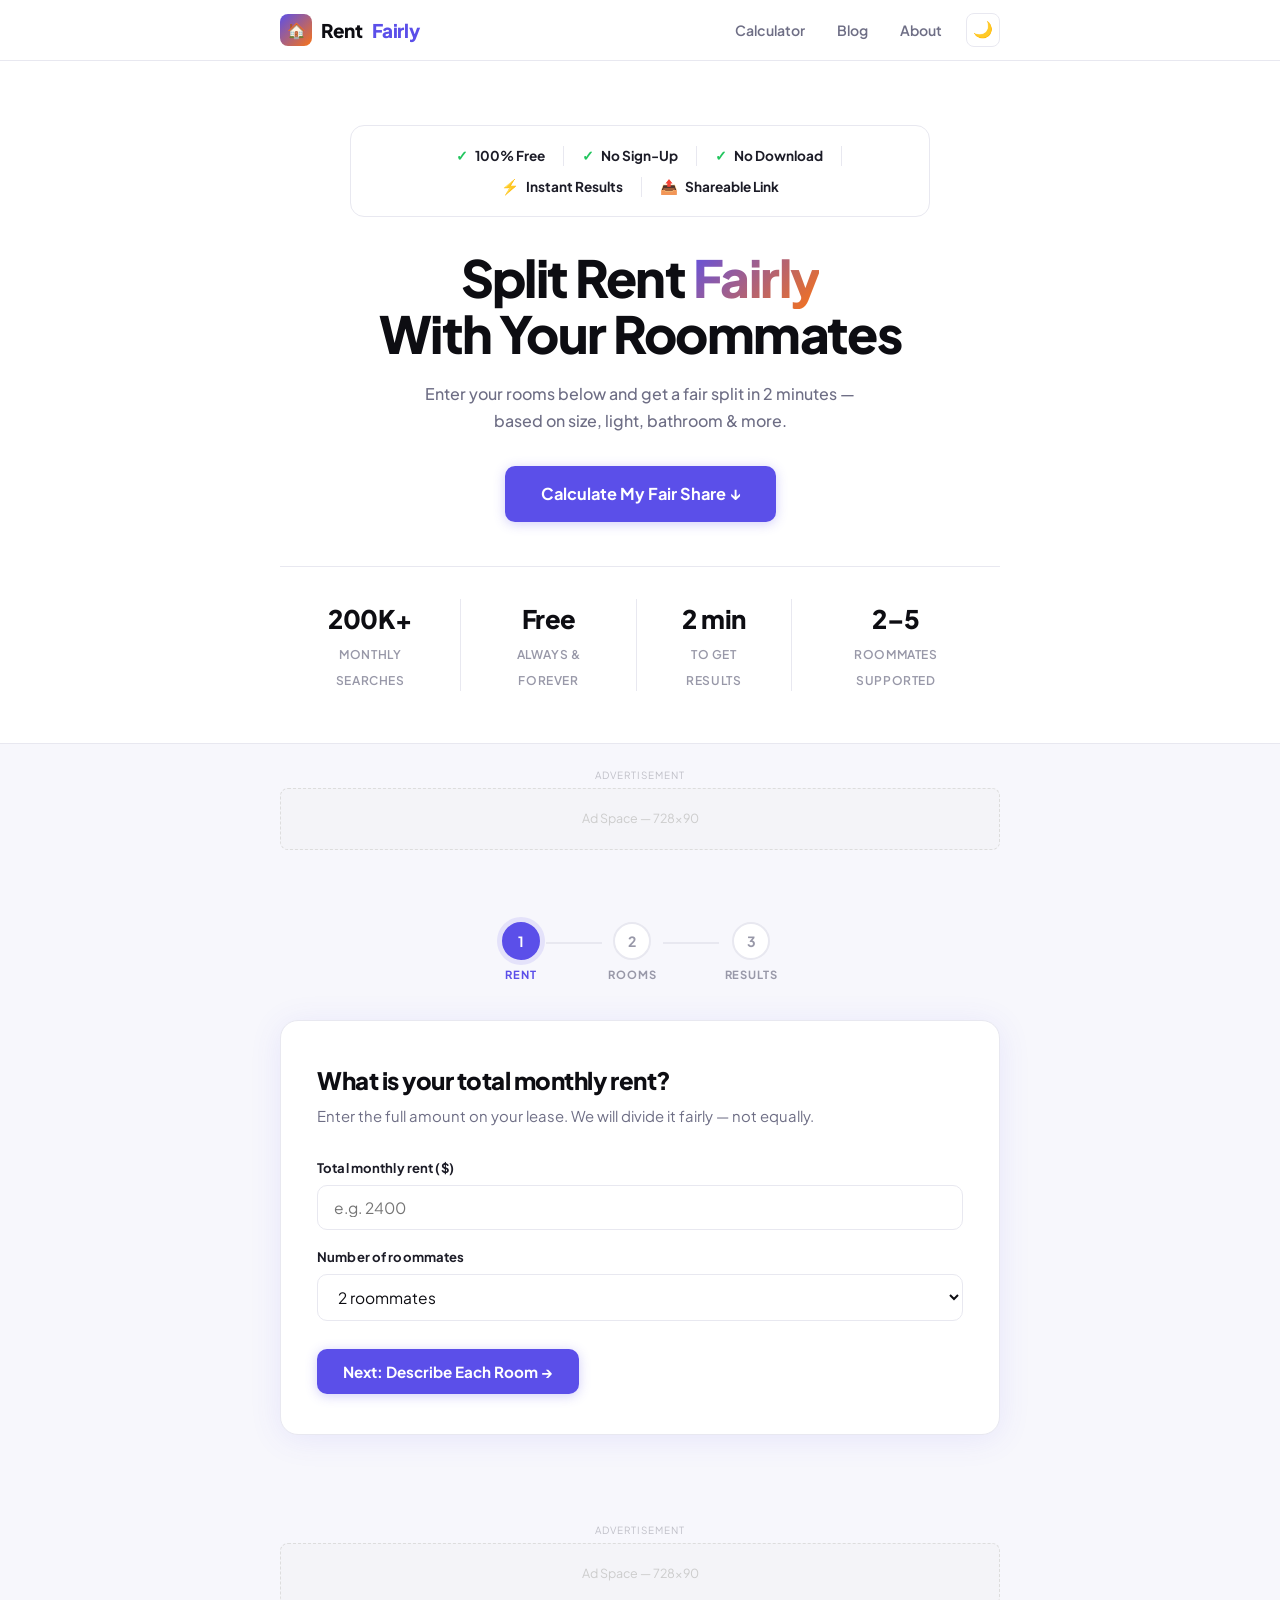
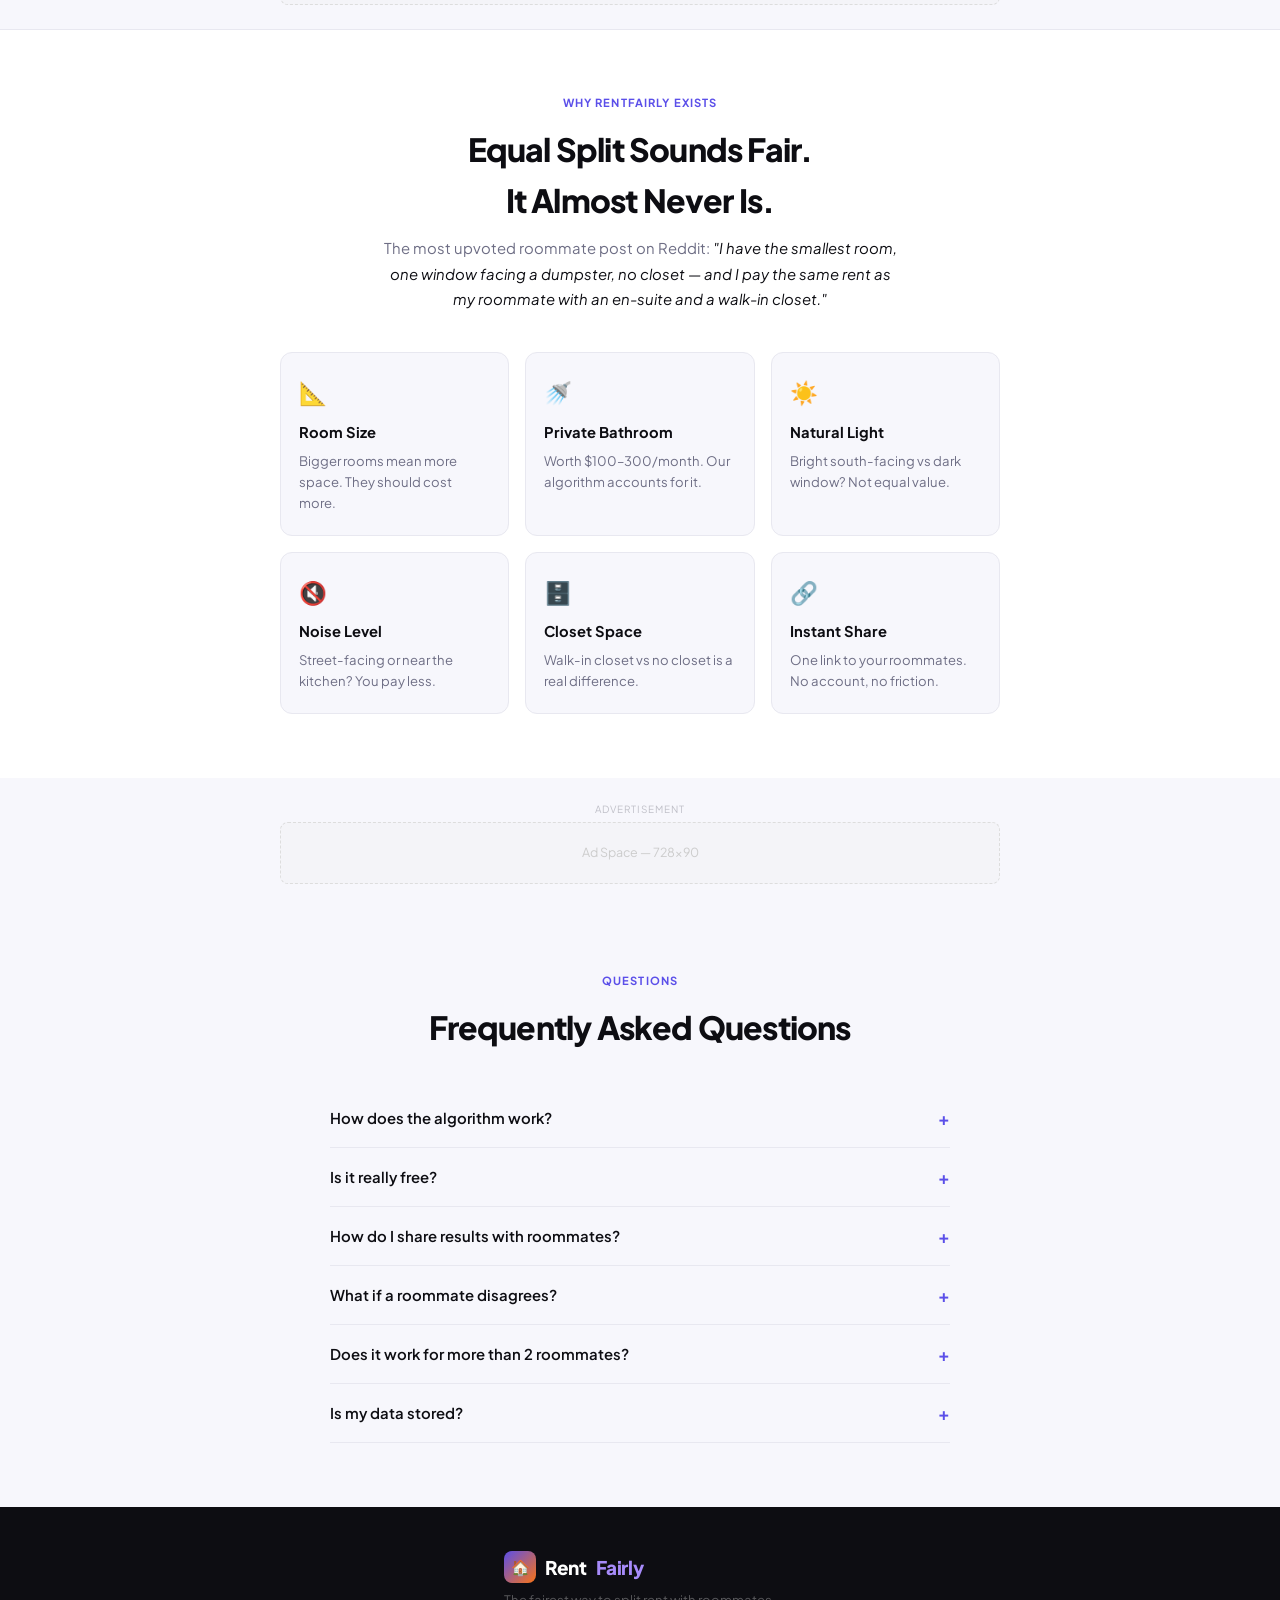
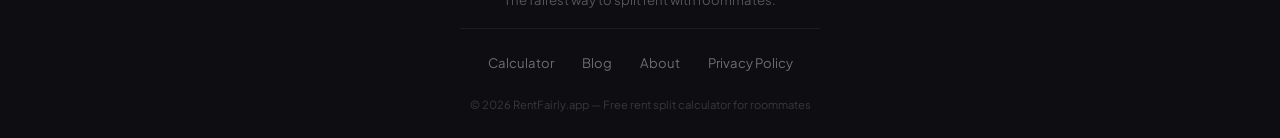
<file: index.html>
<!DOCTYPE html>
<html lang="en">
<head>
  <meta charset="UTF-8" />
  <meta name="viewport" content="width=device-width, initial-scale=1.0" />
  <title>RentFairly – Fair Rent Split Calculator for Roommates</title>
  <meta name="description" content="Split rent fairly with roommates based on room size, natural light, private bathroom & more. Free, no sign-up, results in 2 minutes." />
  <link rel="canonical" href="https://rentfairly.app/" />
  <link rel="preconnect" href="https://fonts.googleapis.com" />
  <link rel="preconnect" href="https://fonts.gstatic.com" crossorigin />
  <link href="https://fonts.googleapis.com/css2?family=Plus+Jakarta+Sans:wght@400;500;600;700;800&display=swap" rel="stylesheet" />
  <link rel="stylesheet" href="style.css" />
</head>
<body>

<header class="site-header">
  <div class="container header-inner">
    <a href="index.html" class="logo">
      <div class="logo-mark">🏠</div>
      Rent<span class="accent">Fairly</span>
    </a>
    <nav>
      <a href="index.html#calculator">Calculator</a>
      <a href="blog.html">Blog</a>
      <a href="about.html">About</a>
      <button class="dark-toggle" onclick="toggleDark()" title="Toggle dark mode">🌙</button>
    </nav>
  </div>
</header>

<section class="hero">
  <div class="container">

    <!-- Single clean trust bar — NO duplicates -->
    <div class="trust-row">
      <div class="trust-item"><span class="trust-icon">✓</span><span>100% Free</span></div>
      <div class="trust-sep"></div>
      <div class="trust-item"><span class="trust-icon">✓</span><span>No Sign-Up</span></div>
      <div class="trust-sep"></div>
      <div class="trust-item"><span class="trust-icon">✓</span><span>No Download</span></div>
      <div class="trust-sep"></div>
      <div class="trust-item"><span class="trust-icon">⚡</span><span>Instant Results</span></div>
      <div class="trust-sep"></div>
      <div class="trust-item"><span class="trust-icon">📤</span><span>Shareable Link</span></div>
    </div>

    <h1>Split Rent <em>Fairly</em><br/>With Your Roommates</h1>
    <p class="hero-sub">Enter your rooms below and get a fair split in 2 minutes — based on size, light, bathroom & more.</p>

    <a href="#calculator" class="btn-primary hero-btn">Calculate My Fair Share ↓</a>

    <div class="hero-stats">
      <div><strong>200K+</strong><span>Monthly Searches</span></div>
      <div><strong>Free</strong><span>Always & Forever</span></div>
      <div><strong>2 min</strong><span>To Get Results</span></div>
      <div><strong>2–5</strong><span>Roommates Supported</span></div>
    </div>
  </div>
</section>

<div class="container ad-slot">
  <div class="ad-label">Advertisement</div>
  <div class="ad-placeholder">Ad Space — 728×90</div>
</div>

<section class="calculator-section" id="calculator">
  <div class="container">
    <div class="progress-bar">
      <div class="step active" id="step-indicator-1"><div class="step-dot">1</div><span>Rent</span></div>
      <div class="step-line"></div>
      <div class="step" id="step-indicator-2"><div class="step-dot">2</div><span>Rooms</span></div>
      <div class="step-line"></div>
      <div class="step" id="step-indicator-3"><div class="step-dot">3</div><span>Results</span></div>
    </div>

    <div class="calc-card" id="step-1">
      <h2>What is your total monthly rent?</h2>
      <p class="step-desc">Enter the full amount on your lease. We will divide it fairly — not equally.</p>
      <div class="input-group">
        <label>Total monthly rent ($)</label>
        <input type="number" id="total-rent" placeholder="e.g. 2400" min="0" />
      </div>
      <div class="input-group mt-16">
        <label>Number of roommates</label>
        <select id="num-roommates">
          <option value="2">2 roommates</option>
          <option value="3">3 roommates</option>
          <option value="4">4 roommates</option>
          <option value="5">5 roommates</option>
        </select>
      </div>
      <div style="margin-top:28px;">
        <button class="btn-primary" onclick="goToStep2()">Next: Describe Each Room →</button>
      </div>
    </div>

    <div class="calc-card hidden" id="step-2">
      <h2>Describe each room</h2>
      <p class="step-desc">Be honest — the more accurate you are, the fairer the result for everyone.</p>
      <div id="rooms-container"></div>
      <div class="step2-actions">
        <button class="btn-ghost" onclick="goToStep1()">← Back</button>
        <button class="btn-primary" onclick="calculateResults()">Calculate Fair Split →</button>
      </div>
    </div>

    <div class="calc-card hidden" id="step-3">
      <h2>🎉 Your Fair Rent Split</h2>
      <p class="step-desc">Based on each room's real features — not a blind equal split.</p>
      <div class="ad-slot-inline">
        <div class="ad-label">Advertisement</div>
        <div class="ad-placeholder">Ad Space — 320×100</div>
      </div>
      <div id="results-container"></div>
      <div class="chart-wrap">
        <canvas id="pie-chart" width="320" height="320"></canvas>
      </div>
      <div class="share-section">
        <h3>📤 Share with your roommates</h3>
        <p>Send them this link — they will see the exact same breakdown instantly</p>
        <div class="share-btns">
          <button class="btn-primary" onclick="shareResult()">📋 Copy Share Link</button>
          <button class="btn-secondary" onclick="shareTwitter()">𝕏 Post on Twitter</button>
          <button class="btn-secondary" onclick="printResult()">🖨️ Print / PDF</button>
        </div>
      </div>
      <div style="text-align:center;margin-top:20px;">
        <button class="btn-ghost" onclick="startOver()">← Start Over</button>
      </div>
    </div>
  </div>
</section>

<div class="container ad-slot">
  <div class="ad-label">Advertisement</div>
  <div class="ad-placeholder">Ad Space — 728×90</div>
</div>

<section class="why-section">
  <div class="container">
    <p class="section-eyebrow">Why RentFairly Exists</p>
    <h2>Equal Split Sounds Fair.<br/>It Almost Never Is.</h2>
    <p class="section-sub">The most upvoted roommate post on Reddit: <em>"I have the smallest room, one window facing a dumpster, no closet — and I pay the same rent as my roommate with an en-suite and a walk-in closet."</em></p>
    <div class="features-grid">
      <div class="feature-card"><span class="feature-icon">📐</span><h3>Room Size</h3><p>Bigger rooms mean more space. They should cost more.</p></div>
      <div class="feature-card"><span class="feature-icon">🚿</span><h3>Private Bathroom</h3><p>Worth $100–300/month. Our algorithm accounts for it.</p></div>
      <div class="feature-card"><span class="feature-icon">☀️</span><h3>Natural Light</h3><p>Bright south-facing vs dark window? Not equal value.</p></div>
      <div class="feature-card"><span class="feature-icon">🔇</span><h3>Noise Level</h3><p>Street-facing or near the kitchen? You pay less.</p></div>
      <div class="feature-card"><span class="feature-icon">🗄️</span><h3>Closet Space</h3><p>Walk-in closet vs no closet is a real difference.</p></div>
      <div class="feature-card"><span class="feature-icon">🔗</span><h3>Instant Share</h3><p>One link to your roommates. No account, no friction.</p></div>
    </div>
  </div>
</section>

<div class="container ad-slot">
  <div class="ad-label">Advertisement</div>
  <div class="ad-placeholder">Ad Space — 728×90</div>
</div>

<section class="faq-section" id="faq">
  <div class="container">
    <p class="section-eyebrow">Questions</p>
    <h2>Frequently Asked Questions</h2>
    <div class="faq-list">
      <div class="faq-item">
        <button class="faq-q" onclick="toggleFaq(this)">How does the algorithm work?<span class="faq-icon">+</span></button>
        <div class="faq-a">Each room gets a score: room size (50%), natural light (15%), noise level (15%), private bathroom (12%), closet size (5%), extras (3%). Each room's share of the total score becomes its share of rent.</div>
      </div>
      <div class="faq-item">
        <button class="faq-q" onclick="toggleFaq(this)">Is it really free?<span class="faq-icon">+</span></button>
        <div class="faq-a">Yes. 100% free, forever. No account, no email, no credit card. We are supported by non-intrusive ads.</div>
      </div>
      <div class="faq-item">
        <button class="faq-q" onclick="toggleFaq(this)">How do I share results with roommates?<span class="faq-icon">+</span></button>
        <div class="faq-a">Click "Copy Share Link" after calculating. It creates a unique URL with your results encoded directly in it — no server, no login needed to view it.</div>
      </div>
      <div class="faq-item">
        <button class="faq-q" onclick="toggleFaq(this)">What if a roommate disagrees?<span class="faq-icon">+</span></button>
        <div class="faq-a">Have each roommate score the rooms independently and average the results. Hard to argue with a process everyone participated in.</div>
      </div>
      <div class="faq-item">
        <button class="faq-q" onclick="toggleFaq(this)">Does it work for more than 2 roommates?<span class="faq-icon">+</span></button>
        <div class="faq-a">Yes — supports 2 to 5 roommates in the same apartment.</div>
      </div>
      <div class="faq-item">
        <button class="faq-q" onclick="toggleFaq(this)">Is my data stored?<span class="faq-icon">+</span></button>
        <div class="faq-a">No. Everything runs in your browser. Nothing is sent to our servers. The share link encodes your data in the URL itself.</div>
      </div>
    </div>
  </div>
</section>

<footer class="site-footer">
  <div class="container footer-inner">
    <div class="footer-brand">
      <a href="index.html" class="logo"><div class="logo-mark">🏠</div>Rent<span class="accent">Fairly</span></a>
      <p>The fairest way to split rent with roommates.</p>
    </div>
    <div class="footer-hr"></div>
    <div class="footer-links">
      <a href="index.html#calculator">Calculator</a>
      <a href="blog.html">Blog</a>
      <a href="about.html">About</a>
      <a href="privacy.html">Privacy Policy</a>
    </div>
    <p class="footer-copy">© 2026 RentFairly.app — Free rent split calculator for roommates</p>
  </div>
</footer>

<script src="app.js"></script>
</body>
</html>
</file>
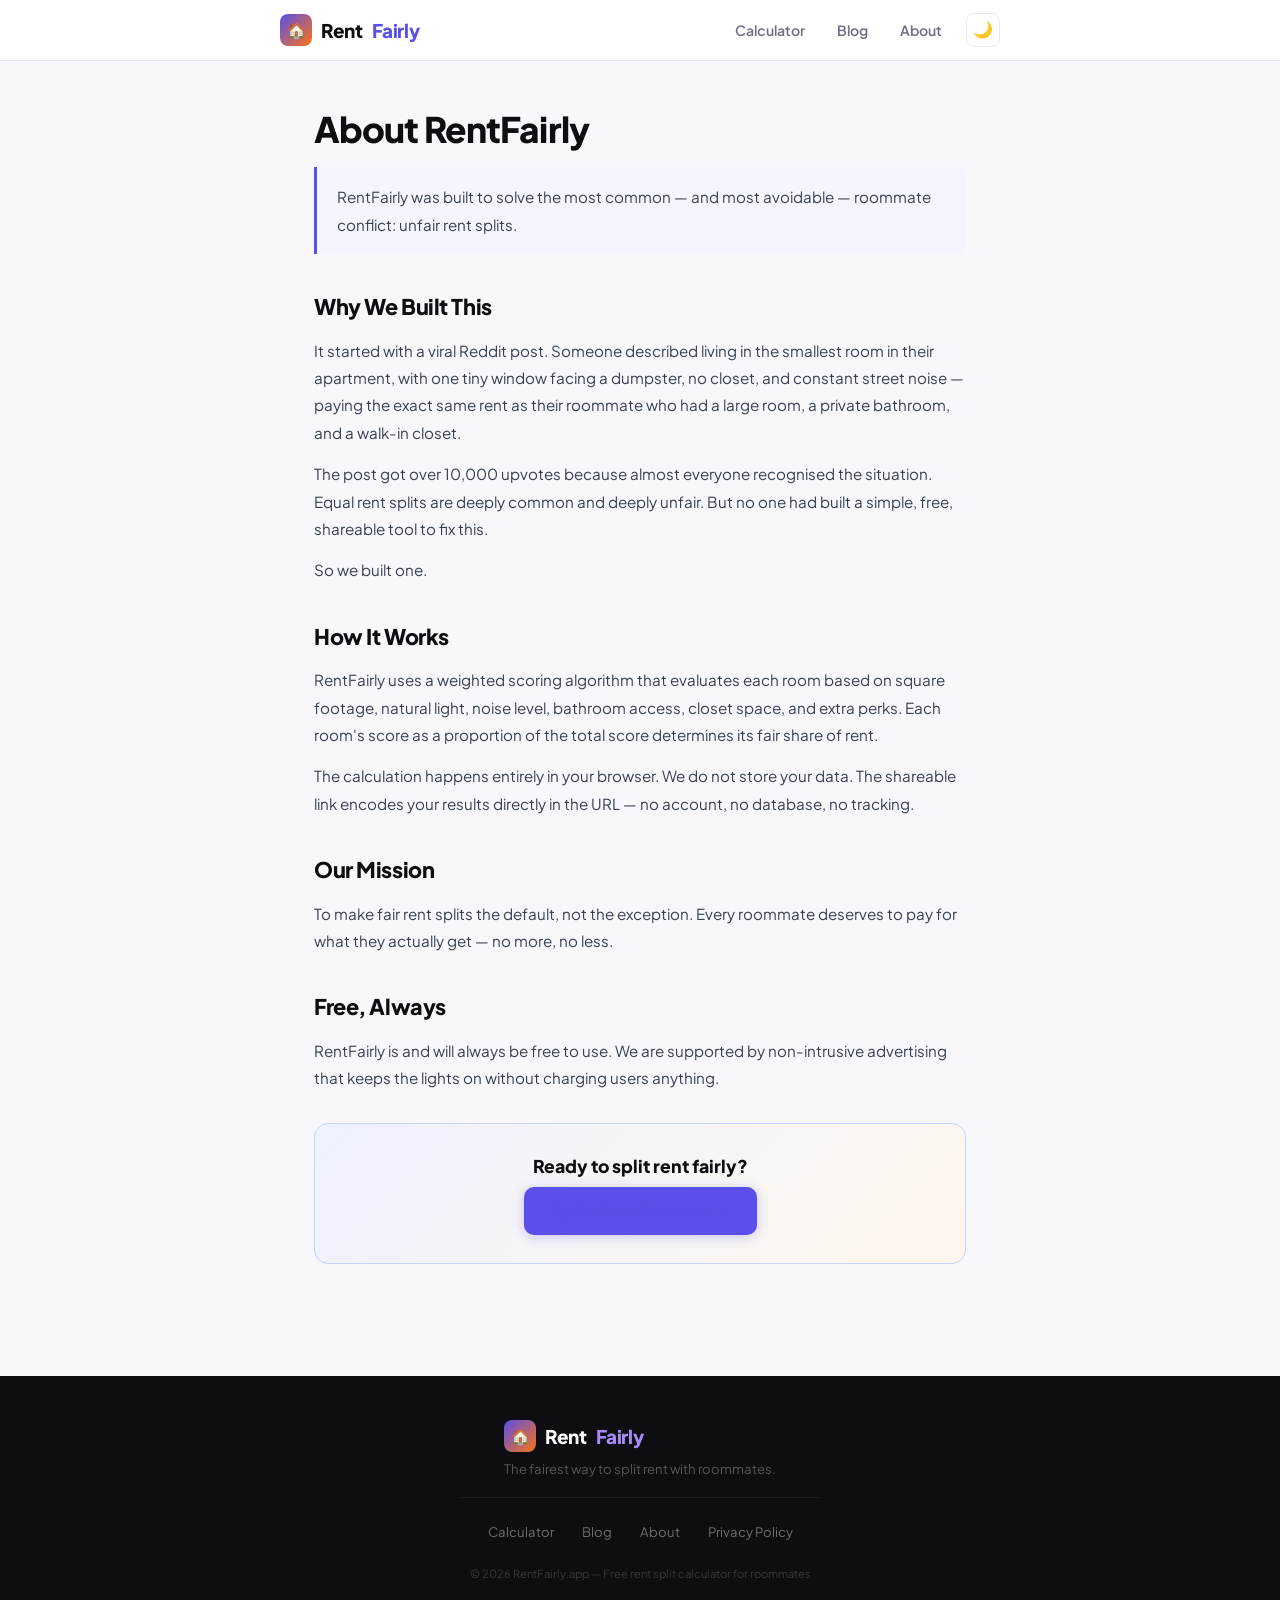
<file: about.html>
<!DOCTYPE html>
<html lang="en">
<head>
  <meta charset="UTF-8" /><meta name="viewport" content="width=device-width, initial-scale=1.0" />
  <title>About RentFairly | Free Fair Rent Split Calculator</title>
  <meta name="description" content="RentFairly was built to solve the most common roommate conflict: unfair rent splits. Free, no sign-up, shareable results." />
  <link href="https://fonts.googleapis.com/css2?family=Plus+Jakarta+Sans:wght@400;500;600;700;800&display=swap" rel="stylesheet" />
  <link rel="stylesheet" href="style.css" /><link rel="stylesheet" href="article.css" />
</head>
<body>
  <header class="site-header">
  <div class="container header-inner">
    <a href="index.html" class="logo">
      <div class="logo-mark">🏠</div>
      Rent<span class="accent">Fairly</span>
    </a>
    <nav>
      <a href="index.html#calculator">Calculator</a>
      <a href="blog.html">Blog</a>
      <a href="about.html">About</a>
      <button class="dark-toggle" onclick="toggleDark()" title="Toggle dark mode">🌙</button>
    </nav>
  </div>
</header>
  <article class="article-container">
    <h1>About RentFairly</h1>
    <p class="article-lead">RentFairly was built to solve the most common — and most avoidable — roommate conflict: unfair rent splits.</p>
    <h2>Why We Built This</h2>
    <p>It started with a viral Reddit post. Someone described living in the smallest room in their apartment, with one tiny window facing a dumpster, no closet, and constant street noise — paying the exact same rent as their roommate who had a large room, a private bathroom, and a walk-in closet.</p>
    <p>The post got over 10,000 upvotes because almost everyone recognised the situation. Equal rent splits are deeply common and deeply unfair. But no one had built a simple, free, shareable tool to fix this.</p>
    <p>So we built one.</p>
    <h2>How It Works</h2>
    <p>RentFairly uses a weighted scoring algorithm that evaluates each room based on square footage, natural light, noise level, bathroom access, closet space, and extra perks. Each room's score as a proportion of the total score determines its fair share of rent.</p>
    <p>The calculation happens entirely in your browser. We do not store your data. The shareable link encodes your results directly in the URL — no account, no database, no tracking.</p>
    <h2>Our Mission</h2>
    <p>To make fair rent splits the default, not the exception. Every roommate deserves to pay for what they actually get — no more, no less.</p>
    <h2>Free, Always</h2>
    <p>RentFairly is and will always be free to use. We are supported by non-intrusive advertising that keeps the lights on without charging users anything.</p>
    <div class="article-cta">
      <h3>Ready to split rent fairly?</h3>
      <a href="index.html#calculator" class="btn-primary">Try the Free Calculator →</a>
    </div>
  </article>
  <footer class="site-footer">
  <div class="container footer-inner">
    <div class="footer-brand">
      <a href="index.html" class="logo"><div class="logo-mark">🏠</div>Rent<span class="accent">Fairly</span></a>
      <p>The fairest way to split rent with roommates.</p>
    </div>
    <div class="footer-hr"></div>
    <div class="footer-links">
      <a href="index.html#calculator">Calculator</a>
      <a href="blog.html">Blog</a>
      <a href="about.html">About</a>
      <a href="privacy.html">Privacy Policy</a>
    </div>
    <p class="footer-copy">© 2026 RentFairly.app — Free rent split calculator for roommates</p>
  </div>
</footer>
</body>
</html>
</file>
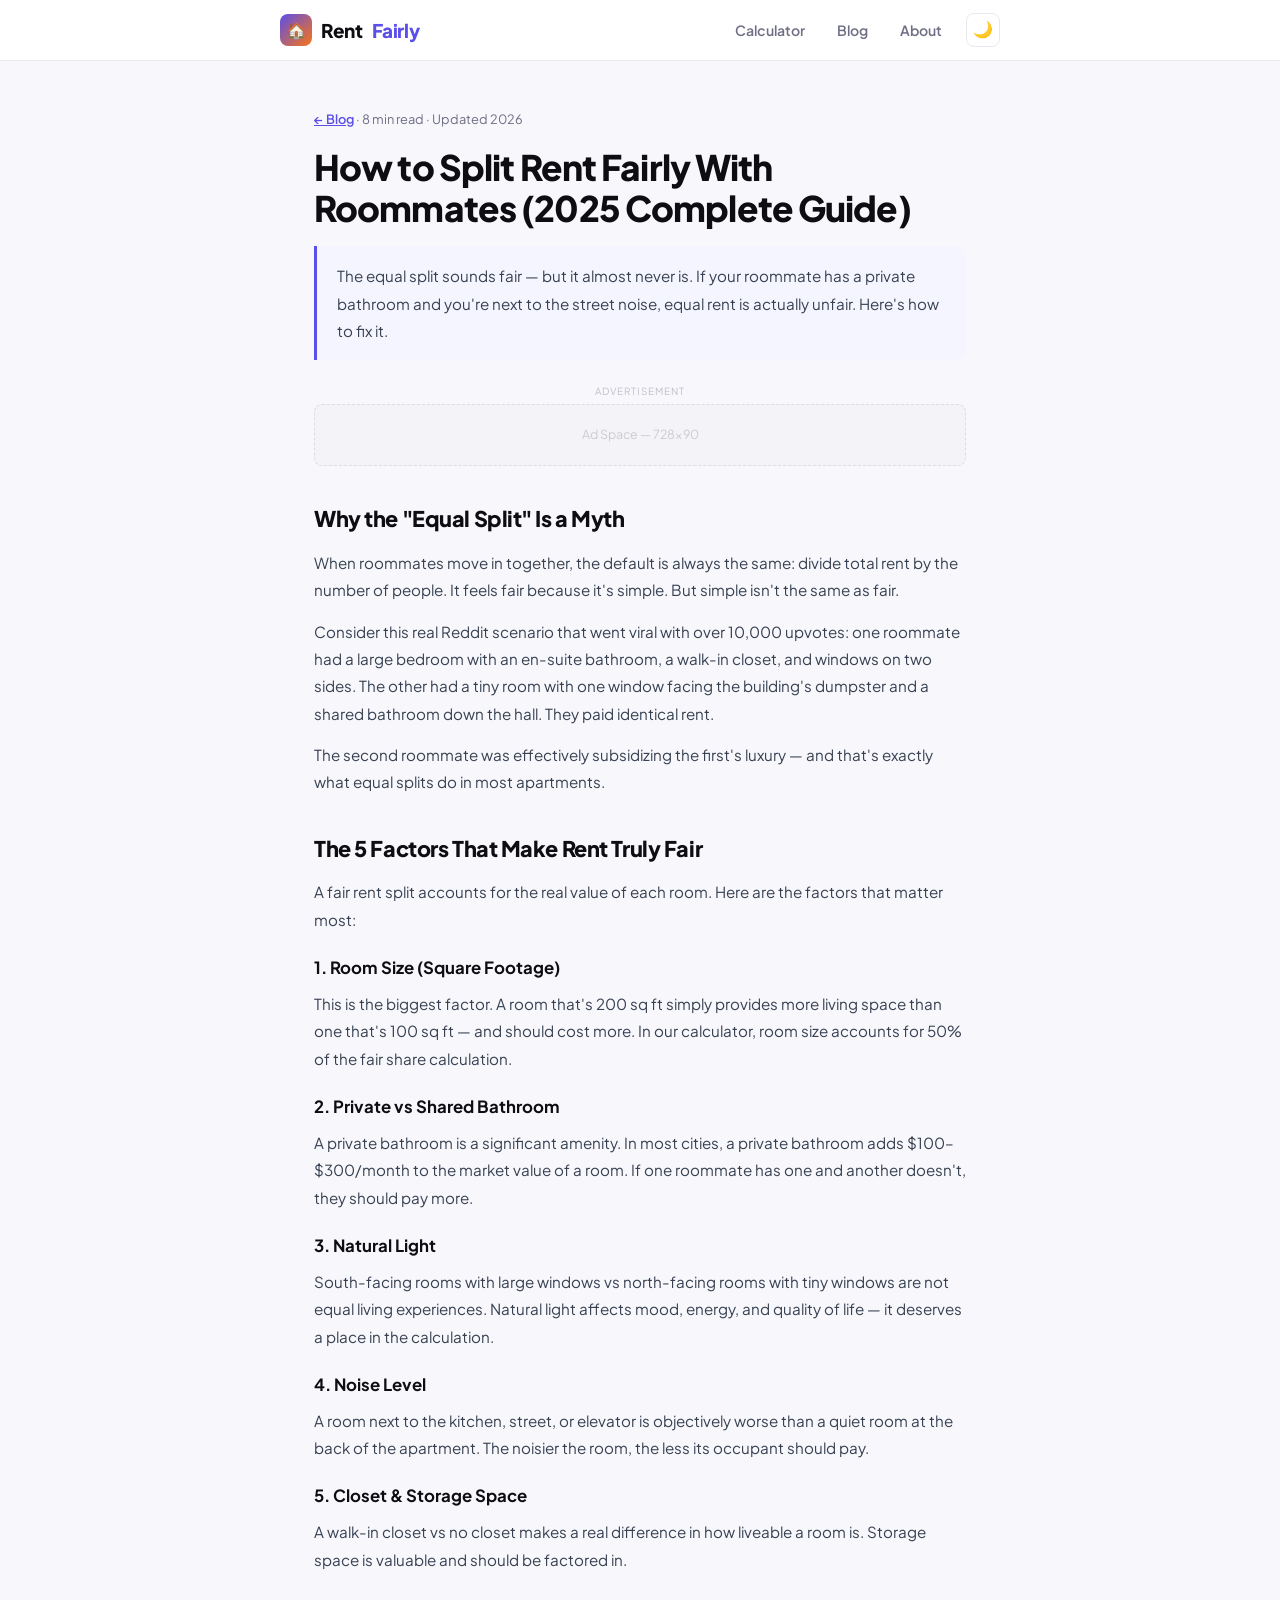
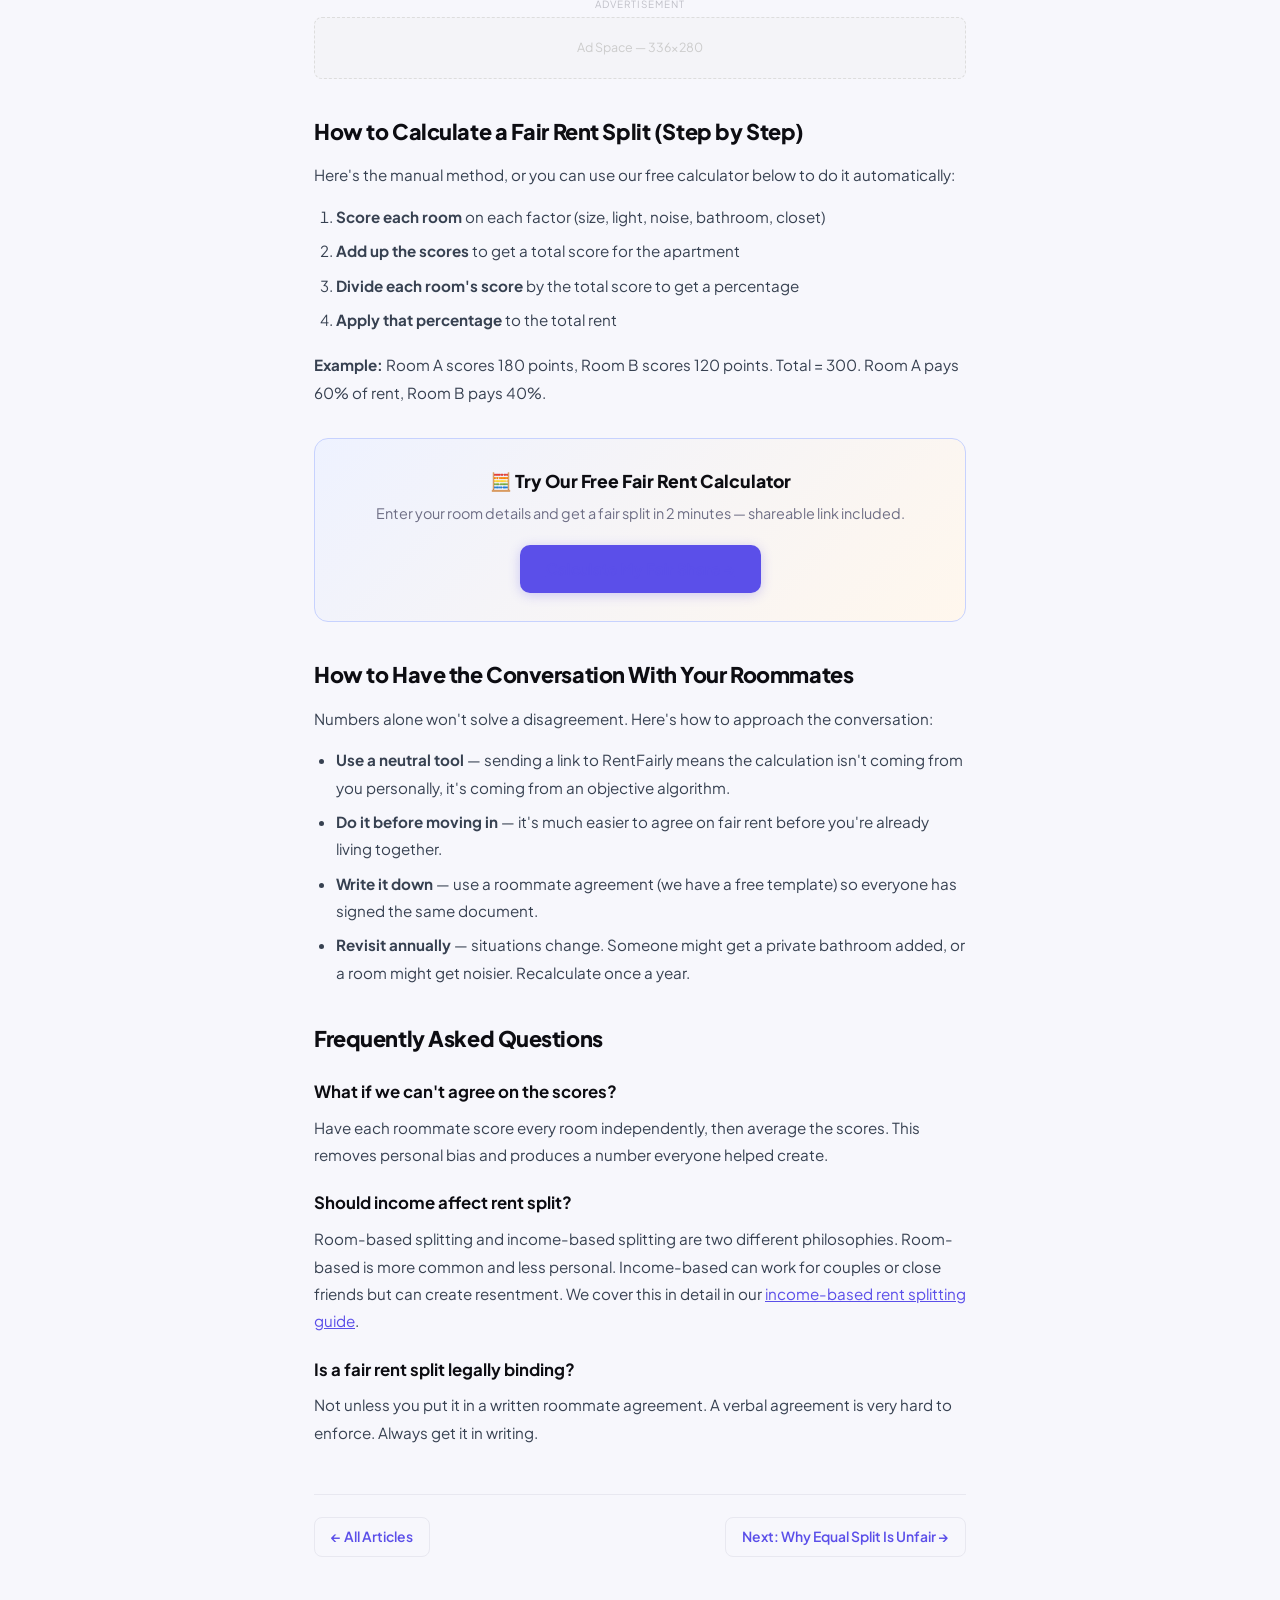
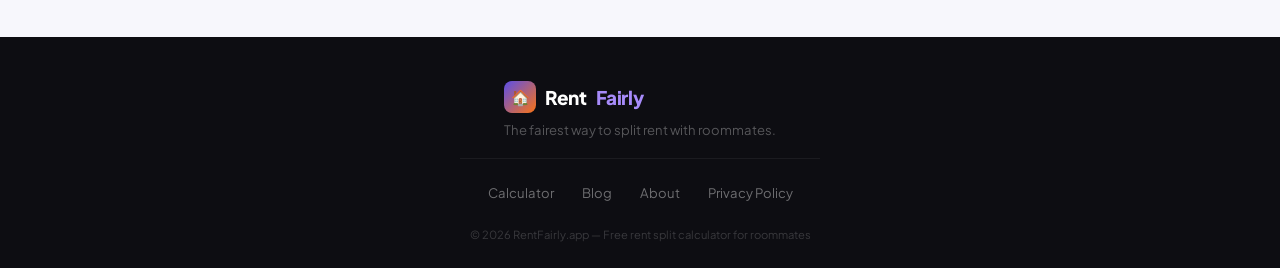
<file: article-1.html>
<!DOCTYPE html>
<html lang="en">
<head>
  <meta charset="UTF-8" />
  <meta name="viewport" content="width=device-width, initial-scale=1.0" />
  <title>How to Split Rent Fairly With Roommates (2025 Guide) | RentFairly</title>
  <meta name="description" content="Learn how to split rent fairly with roommates using room size, amenities, and our free calculator. The complete 2025 guide." />
  <link rel="canonical" href="https://rentfairly.app/article-1.html" />
  <link href="https://fonts.googleapis.com/css2?family=Plus+Jakarta+Sans:wght@400;500;600;700;800&display=swap" rel="stylesheet" />
  <link rel="stylesheet" href="style.css" />
  <link rel="stylesheet" href="article.css" />
</head>
<body>
  <header class="site-header">
  <div class="container header-inner">
    <a href="index.html" class="logo">
      <div class="logo-mark">🏠</div>
      Rent<span class="accent">Fairly</span>
    </a>
    <nav>
      <a href="index.html#calculator">Calculator</a>
      <a href="blog.html">Blog</a>
      <a href="about.html">About</a>
      <button class="dark-toggle" onclick="toggleDark()" title="Toggle dark mode">🌙</button>
    </nav>
  </div>
</header>

  <article class="article-container">
    <div class="article-meta"><a href="blog.html">← Blog</a> · 8 min read · Updated 2026</div>
    <h1>How to Split Rent Fairly With Roommates (2025 Complete Guide)</h1>
    <p class="article-lead">The equal split sounds fair — but it almost never is. If your roommate has a private bathroom and you're next to the street noise, equal rent is actually unfair. Here's how to fix it.</p>

    <!-- AD SLOT -->
    <div class="ad-slot"><div class="ad-label">Advertisement</div><div class="ad-placeholder">Ad Space — 728×90</div></div>

    <h2>Why the "Equal Split" Is a Myth</h2>
    <p>When roommates move in together, the default is always the same: divide total rent by the number of people. It feels fair because it's simple. But simple isn't the same as fair.</p>
    <p>Consider this real Reddit scenario that went viral with over 10,000 upvotes: one roommate had a large bedroom with an en-suite bathroom, a walk-in closet, and windows on two sides. The other had a tiny room with one window facing the building's dumpster and a shared bathroom down the hall. They paid identical rent.</p>
    <p>The second roommate was effectively subsidizing the first's luxury — and that's exactly what equal splits do in most apartments.</p>

    <h2>The 5 Factors That Make Rent Truly Fair</h2>
    <p>A fair rent split accounts for the real value of each room. Here are the factors that matter most:</p>

    <h3>1. Room Size (Square Footage)</h3>
    <p>This is the biggest factor. A room that's 200 sq ft simply provides more living space than one that's 100 sq ft — and should cost more. In our calculator, room size accounts for 50% of the fair share calculation.</p>

    <h3>2. Private vs Shared Bathroom</h3>
    <p>A private bathroom is a significant amenity. In most cities, a private bathroom adds $100–$300/month to the market value of a room. If one roommate has one and another doesn't, they should pay more.</p>

    <h3>3. Natural Light</h3>
    <p>South-facing rooms with large windows vs north-facing rooms with tiny windows are not equal living experiences. Natural light affects mood, energy, and quality of life — it deserves a place in the calculation.</p>

    <h3>4. Noise Level</h3>
    <p>A room next to the kitchen, street, or elevator is objectively worse than a quiet room at the back of the apartment. The noisier the room, the less its occupant should pay.</p>

    <h3>5. Closet & Storage Space</h3>
    <p>A walk-in closet vs no closet makes a real difference in how liveable a room is. Storage space is valuable and should be factored in.</p>

    <!-- AD SLOT -->
    <div class="ad-slot"><div class="ad-label">Advertisement</div><div class="ad-placeholder">Ad Space — 336×280</div></div>

    <h2>How to Calculate a Fair Rent Split (Step by Step)</h2>
    <p>Here's the manual method, or you can use our free calculator below to do it automatically:</p>
    <ol>
      <li><strong>Score each room</strong> on each factor (size, light, noise, bathroom, closet)</li>
      <li><strong>Add up the scores</strong> to get a total score for the apartment</li>
      <li><strong>Divide each room's score</strong> by the total score to get a percentage</li>
      <li><strong>Apply that percentage</strong> to the total rent</li>
    </ol>
    <p><strong>Example:</strong> Room A scores 180 points, Room B scores 120 points. Total = 300. Room A pays 60% of rent, Room B pays 40%.</p>

    <div class="article-cta">
      <h3>🧮 Try Our Free Fair Rent Calculator</h3>
      <p>Enter your room details and get a fair split in 2 minutes — shareable link included.</p>
      <a href="index.html#calculator" class="btn-primary">Calculate My Fair Share →</a>
    </div>

    <h2>How to Have the Conversation With Your Roommates</h2>
    <p>Numbers alone won't solve a disagreement. Here's how to approach the conversation:</p>
    <ul>
      <li><strong>Use a neutral tool</strong> — sending a link to RentFairly means the calculation isn't coming from you personally, it's coming from an objective algorithm.</li>
      <li><strong>Do it before moving in</strong> — it's much easier to agree on fair rent before you're already living together.</li>
      <li><strong>Write it down</strong> — use a roommate agreement (we have a free template) so everyone has signed the same document.</li>
      <li><strong>Revisit annually</strong> — situations change. Someone might get a private bathroom added, or a room might get noisier. Recalculate once a year.</li>
    </ul>

    <h2>Frequently Asked Questions</h2>
    <h3>What if we can't agree on the scores?</h3>
    <p>Have each roommate score every room independently, then average the scores. This removes personal bias and produces a number everyone helped create.</p>

    <h3>Should income affect rent split?</h3>
    <p>Room-based splitting and income-based splitting are two different philosophies. Room-based is more common and less personal. Income-based can work for couples or close friends but can create resentment. We cover this in detail in our <a href="article-8.html">income-based rent splitting guide</a>.</p>

    <h3>Is a fair rent split legally binding?</h3>
    <p>Not unless you put it in a written roommate agreement. A verbal agreement is very hard to enforce. Always get it in writing.</p>

    <div class="article-nav">
      <a href="blog.html">← All Articles</a>
      <a href="article-2.html">Next: Why Equal Split Is Unfair →</a>
    </div>
  </article>

  <footer class="site-footer">
  <div class="container footer-inner">
    <div class="footer-brand">
      <a href="index.html" class="logo"><div class="logo-mark">🏠</div>Rent<span class="accent">Fairly</span></a>
      <p>The fairest way to split rent with roommates.</p>
    </div>
    <div class="footer-hr"></div>
    <div class="footer-links">
      <a href="index.html#calculator">Calculator</a>
      <a href="blog.html">Blog</a>
      <a href="about.html">About</a>
      <a href="privacy.html">Privacy Policy</a>
    </div>
    <p class="footer-copy">© 2026 RentFairly.app — Free rent split calculator for roommates</p>
  </div>
</footer>
</body>
</html>
</file>
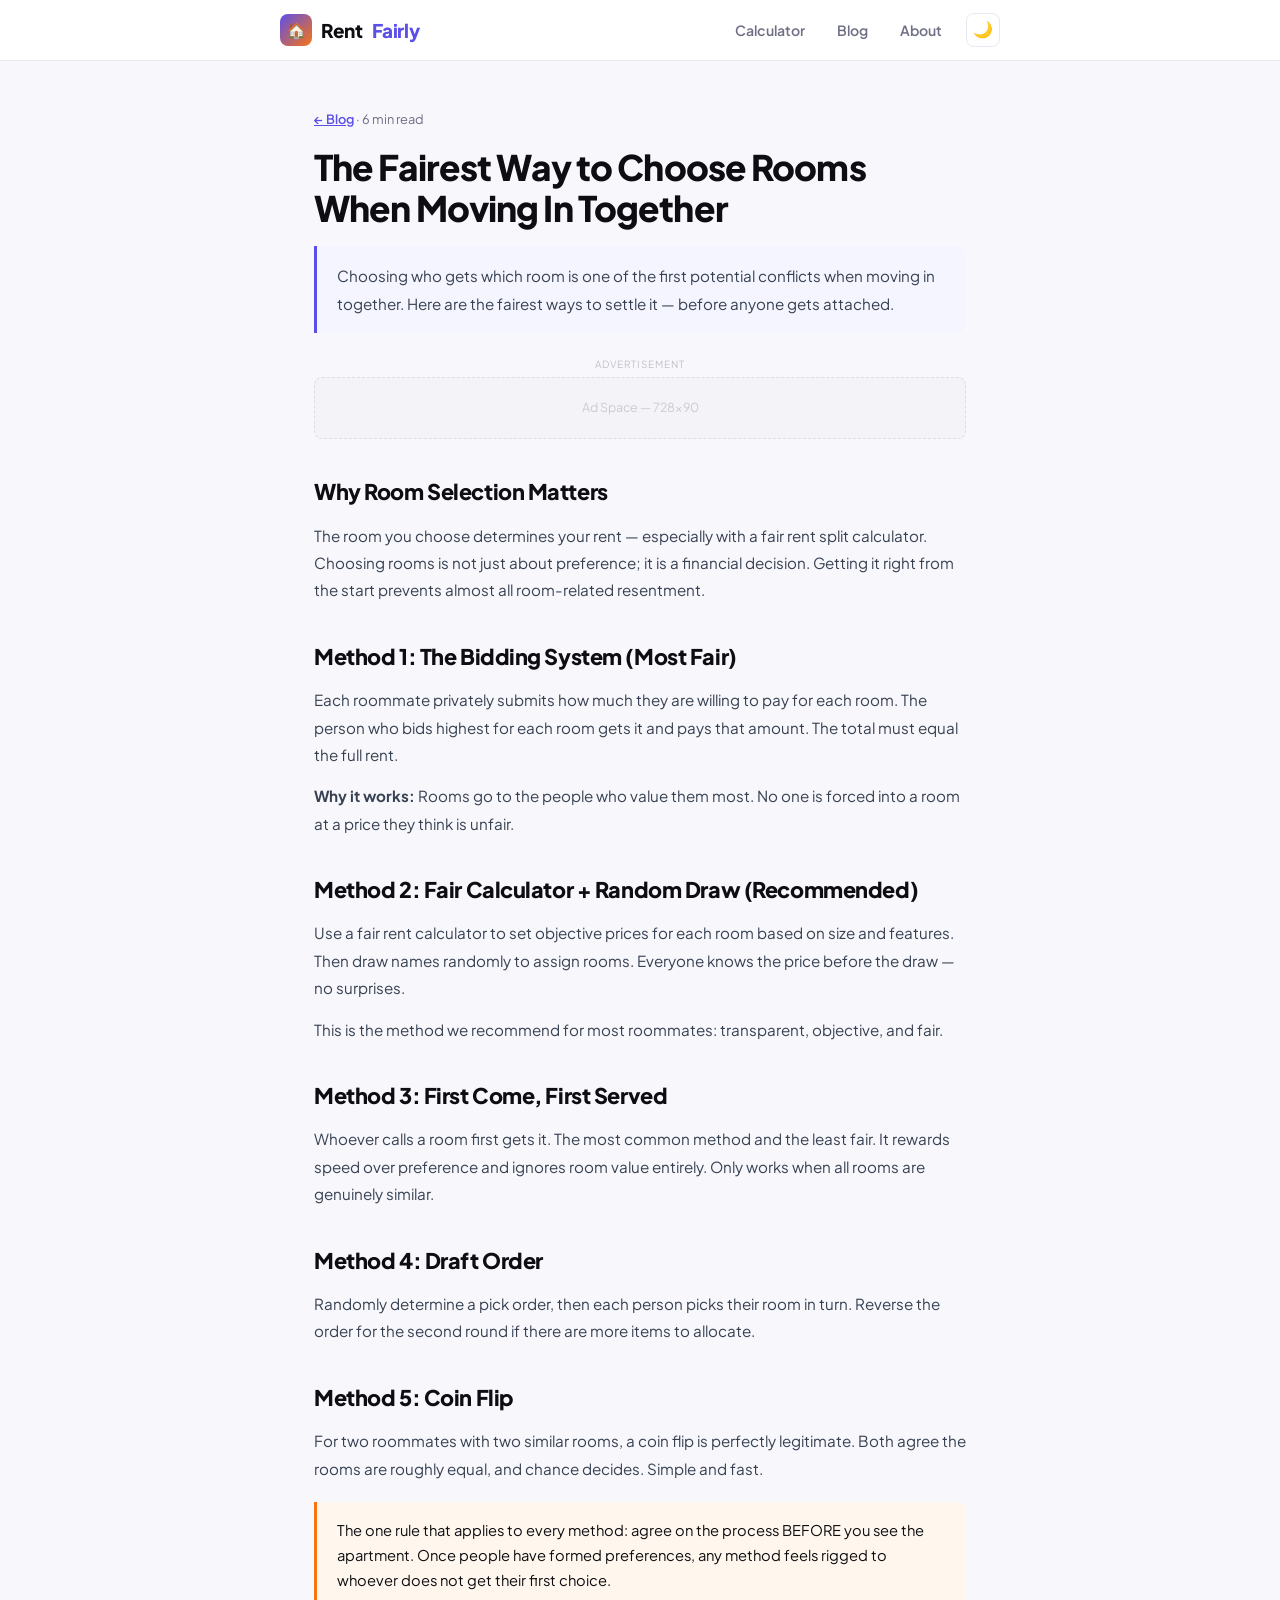
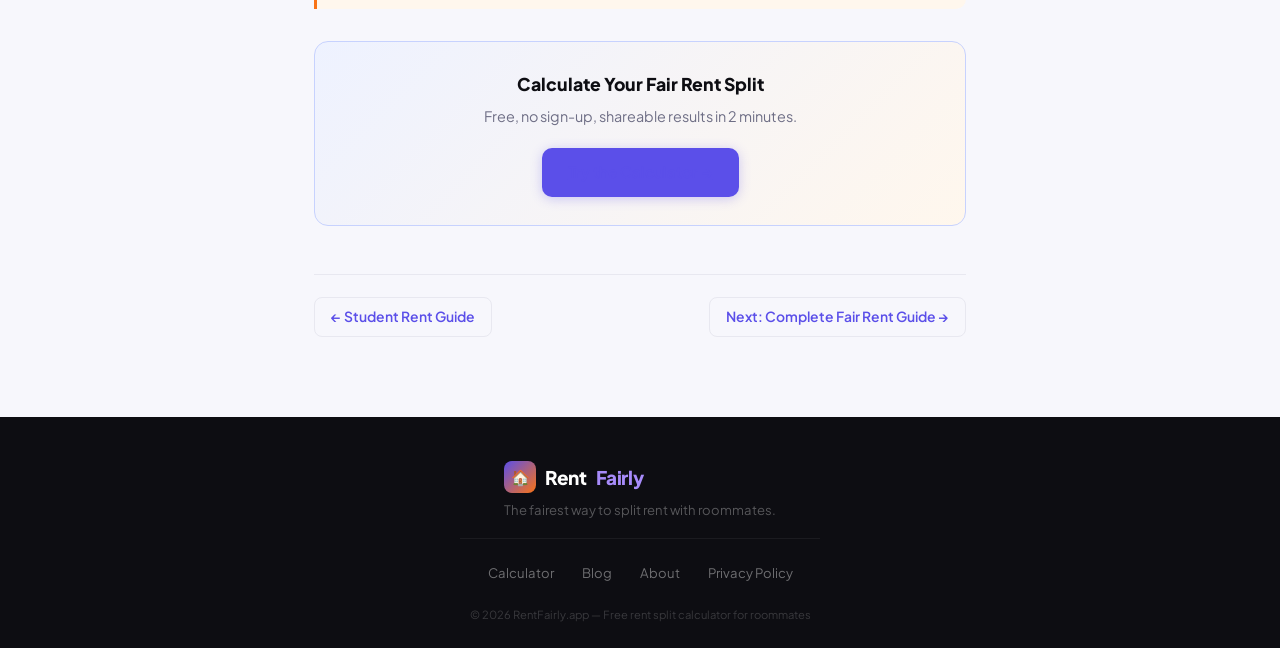
<file: article-10.html>
<!DOCTYPE html>
<html lang="en">
<head>
  <meta charset="UTF-8" /><meta name="viewport" content="width=device-width, initial-scale=1.0" />
  <title>The Fairest Way to Choose Rooms When Moving In Together | RentFairly</title>
  <meta name="description" content="Draft lottery? Bidding system? Random draw? We compare every method for fairly assigning rooms to roommates." />
  <link rel="canonical" href="https://rentfairly.app/article-10.html" />
  <link href="https://fonts.googleapis.com/css2?family=Plus+Jakarta+Sans:wght@400;500;600;700;800&display=swap" rel="stylesheet" />
  <link rel="stylesheet" href="style.css" /><link rel="stylesheet" href="article.css" />
</head>
<body>
  <header class="site-header">
  <div class="container header-inner">
    <a href="index.html" class="logo">
      <div class="logo-mark">🏠</div>
      Rent<span class="accent">Fairly</span>
    </a>
    <nav>
      <a href="index.html#calculator">Calculator</a>
      <a href="blog.html">Blog</a>
      <a href="about.html">About</a>
      <button class="dark-toggle" onclick="toggleDark()" title="Toggle dark mode">🌙</button>
    </nav>
  </div>
</header>
  <article class="article-container">
    <div class="article-meta"><a href="blog.html">← Blog</a> · 6 min read</div>
    <h1>The Fairest Way to Choose Rooms When Moving In Together</h1>
    <p class="article-lead">Choosing who gets which room is one of the first potential conflicts when moving in together. Here are the fairest ways to settle it — before anyone gets attached.</p>
    <div class="ad-slot"><div class="ad-label">Advertisement</div><div class="ad-placeholder">Ad Space — 728x90</div></div>
    
<h2>Why Room Selection Matters</h2>
<p>The room you choose determines your rent — especially with a fair rent split calculator. Choosing rooms is not just about preference; it is a financial decision. Getting it right from the start prevents almost all room-related resentment.</p>
<h2>Method 1: The Bidding System (Most Fair)</h2>
<p>Each roommate privately submits how much they are willing to pay for each room. The person who bids highest for each room gets it and pays that amount. The total must equal the full rent.</p>
<p><strong>Why it works:</strong> Rooms go to the people who value them most. No one is forced into a room at a price they think is unfair.</p>
<h2>Method 2: Fair Calculator + Random Draw (Recommended)</h2>
<p>Use a fair rent calculator to set objective prices for each room based on size and features. Then draw names randomly to assign rooms. Everyone knows the price before the draw — no surprises.</p>
<p>This is the method we recommend for most roommates: transparent, objective, and fair.</p>
<h2>Method 3: First Come, First Served</h2>
<p>Whoever calls a room first gets it. The most common method and the least fair. It rewards speed over preference and ignores room value entirely. Only works when all rooms are genuinely similar.</p>
<h2>Method 4: Draft Order</h2>
<p>Randomly determine a pick order, then each person picks their room in turn. Reverse the order for the second round if there are more items to allocate.</p>
<h2>Method 5: Coin Flip</h2>
<p>For two roommates with two similar rooms, a coin flip is perfectly legitimate. Both agree the rooms are roughly equal, and chance decides. Simple and fast.</p>
<div class="highlight-box">The one rule that applies to every method: agree on the process BEFORE you see the apartment. Once people have formed preferences, any method feels rigged to whoever does not get their first choice.</div>

    <div class="article-cta"><h3>Calculate Your Fair Rent Split</h3><p>Free, no sign-up, shareable results in 2 minutes.</p><a href="index.html#calculator" class="btn-primary">Try the Calculator →</a></div>
    <div class="article-nav"><a href="article-9.html">← Student Rent Guide</a><a href="article-1.html">Next: Complete Fair Rent Guide →</a></div>
  </article>
  <footer class="site-footer">
  <div class="container footer-inner">
    <div class="footer-brand">
      <a href="index.html" class="logo"><div class="logo-mark">🏠</div>Rent<span class="accent">Fairly</span></a>
      <p>The fairest way to split rent with roommates.</p>
    </div>
    <div class="footer-hr"></div>
    <div class="footer-links">
      <a href="index.html#calculator">Calculator</a>
      <a href="blog.html">Blog</a>
      <a href="about.html">About</a>
      <a href="privacy.html">Privacy Policy</a>
    </div>
    <p class="footer-copy">© 2026 RentFairly.app — Free rent split calculator for roommates</p>
  </div>
</footer>
</body>
</html>
</file>
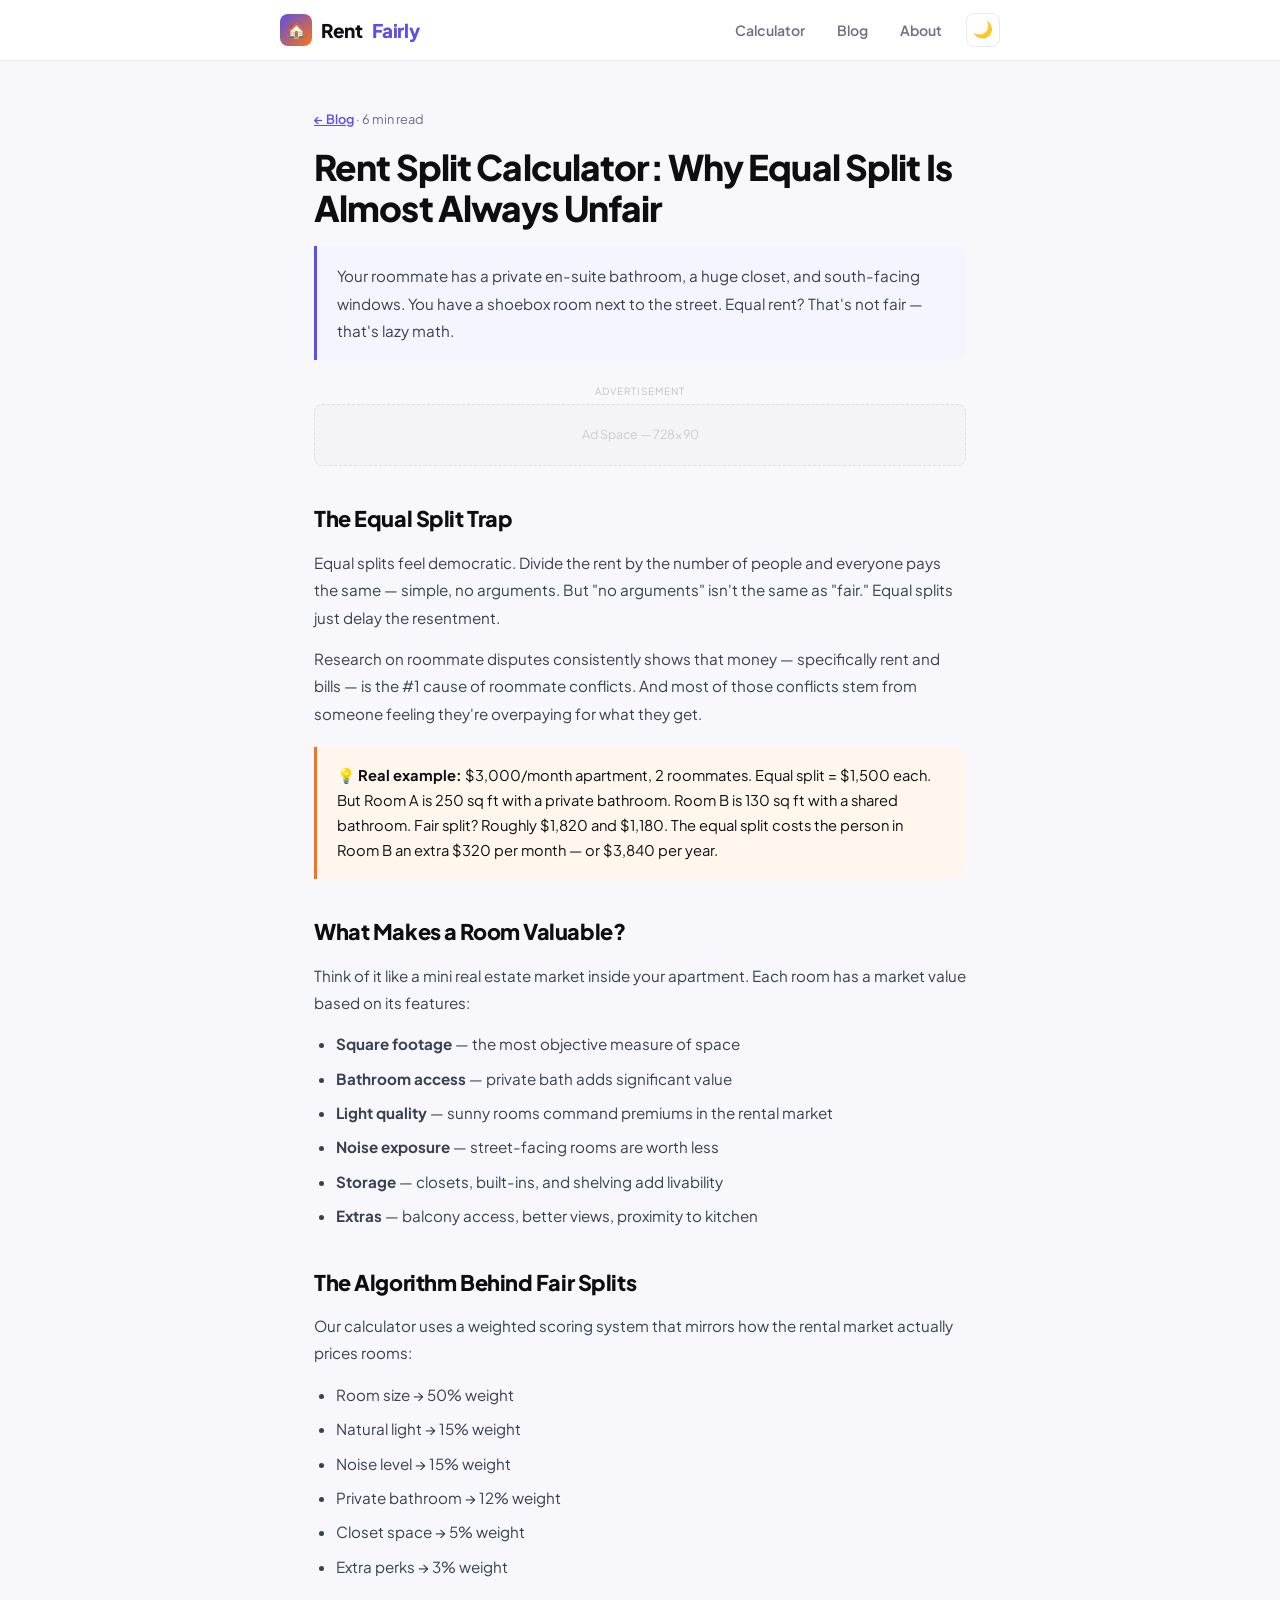
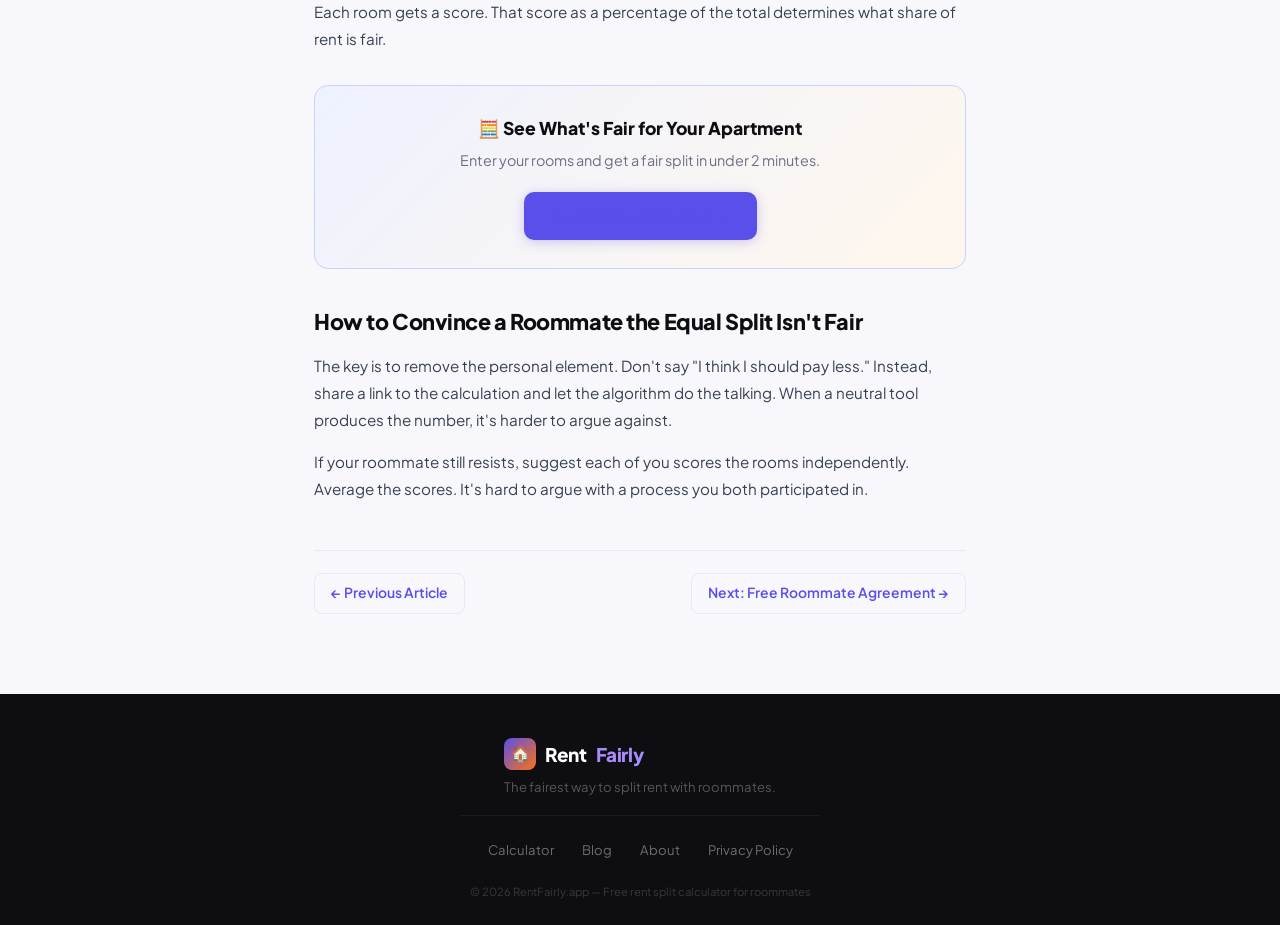
<file: article-2.html>
<!DOCTYPE html>
<html lang="en">
<head>
  <meta charset="UTF-8" /><meta name="viewport" content="width=device-width, initial-scale=1.0" />
  <title>Rent Split Calculator: Why Equal Split Is Almost Always Unfair | RentFairly</title>
  <meta name="description" content="Equal rent splits sound fair but rarely are. Learn why room-based splitting is the only truly fair method for roommates." />
  <link rel="canonical" href="https://rentfairly.app/article-2.html" />
  <link href="https://fonts.googleapis.com/css2?family=Plus+Jakarta+Sans:wght@400;500;600;700;800&display=swap" rel="stylesheet" />
  <link rel="stylesheet" href="style.css" /><link rel="stylesheet" href="article.css" />
</head>
<body>
  <header class="site-header">
  <div class="container header-inner">
    <a href="index.html" class="logo">
      <div class="logo-mark">🏠</div>
      Rent<span class="accent">Fairly</span>
    </a>
    <nav>
      <a href="index.html#calculator">Calculator</a>
      <a href="blog.html">Blog</a>
      <a href="about.html">About</a>
      <button class="dark-toggle" onclick="toggleDark()" title="Toggle dark mode">🌙</button>
    </nav>
  </div>
</header>
  <article class="article-container">
    <div class="article-meta"><a href="blog.html">← Blog</a> · 6 min read</div>
    <h1>Rent Split Calculator: Why Equal Split Is Almost Always Unfair</h1>
    <p class="article-lead">Your roommate has a private en-suite bathroom, a huge closet, and south-facing windows. You have a shoebox room next to the street. Equal rent? That's not fair — that's lazy math.</p>

    <div class="ad-slot"><div class="ad-label">Advertisement</div><div class="ad-placeholder">Ad Space — 728×90</div></div>

    <h2>The Equal Split Trap</h2>
    <p>Equal splits feel democratic. Divide the rent by the number of people and everyone pays the same — simple, no arguments. But "no arguments" isn't the same as "fair." Equal splits just delay the resentment.</p>
    <p>Research on roommate disputes consistently shows that money — specifically rent and bills — is the #1 cause of roommate conflicts. And most of those conflicts stem from someone feeling they're overpaying for what they get.</p>

    <div class="highlight-box">💡 <strong>Real example:</strong> $3,000/month apartment, 2 roommates. Equal split = $1,500 each. But Room A is 250 sq ft with a private bathroom. Room B is 130 sq ft with a shared bathroom. Fair split? Roughly $1,820 and $1,180. The equal split costs the person in Room B an extra $320 per month — or $3,840 per year.</div>

    <h2>What Makes a Room Valuable?</h2>
    <p>Think of it like a mini real estate market inside your apartment. Each room has a market value based on its features:</p>
    <ul>
      <li><strong>Square footage</strong> — the most objective measure of space</li>
      <li><strong>Bathroom access</strong> — private bath adds significant value</li>
      <li><strong>Light quality</strong> — sunny rooms command premiums in the rental market</li>
      <li><strong>Noise exposure</strong> — street-facing rooms are worth less</li>
      <li><strong>Storage</strong> — closets, built-ins, and shelving add livability</li>
      <li><strong>Extras</strong> — balcony access, better views, proximity to kitchen</li>
    </ul>

    <h2>The Algorithm Behind Fair Splits</h2>
    <p>Our calculator uses a weighted scoring system that mirrors how the rental market actually prices rooms:</p>
    <ul>
      <li>Room size → 50% weight</li>
      <li>Natural light → 15% weight</li>
      <li>Noise level → 15% weight</li>
      <li>Private bathroom → 12% weight</li>
      <li>Closet space → 5% weight</li>
      <li>Extra perks → 3% weight</li>
    </ul>
    <p>Each room gets a score. That score as a percentage of the total determines what share of rent is fair.</p>

    <div class="article-cta">
      <h3>🧮 See What's Fair for Your Apartment</h3>
      <p>Enter your rooms and get a fair split in under 2 minutes.</p>
      <a href="index.html#calculator" class="btn-primary">Try the Free Calculator →</a>
    </div>

    <h2>How to Convince a Roommate the Equal Split Isn't Fair</h2>
    <p>The key is to remove the personal element. Don't say "I think I should pay less." Instead, share a link to the calculation and let the algorithm do the talking. When a neutral tool produces the number, it's harder to argue against.</p>
    <p>If your roommate still resists, suggest each of you scores the rooms independently. Average the scores. It's hard to argue with a process you both participated in.</p>

    <div class="article-nav"><a href="article-1.html">← Previous Article</a><a href="article-3.html">Next: Free Roommate Agreement →</a></div>
  </article>
  <footer class="site-footer">
  <div class="container footer-inner">
    <div class="footer-brand">
      <a href="index.html" class="logo"><div class="logo-mark">🏠</div>Rent<span class="accent">Fairly</span></a>
      <p>The fairest way to split rent with roommates.</p>
    </div>
    <div class="footer-hr"></div>
    <div class="footer-links">
      <a href="index.html#calculator">Calculator</a>
      <a href="blog.html">Blog</a>
      <a href="about.html">About</a>
      <a href="privacy.html">Privacy Policy</a>
    </div>
    <p class="footer-copy">© 2026 RentFairly.app — Free rent split calculator for roommates</p>
  </div>
</footer>
</body>
</html>
</file>
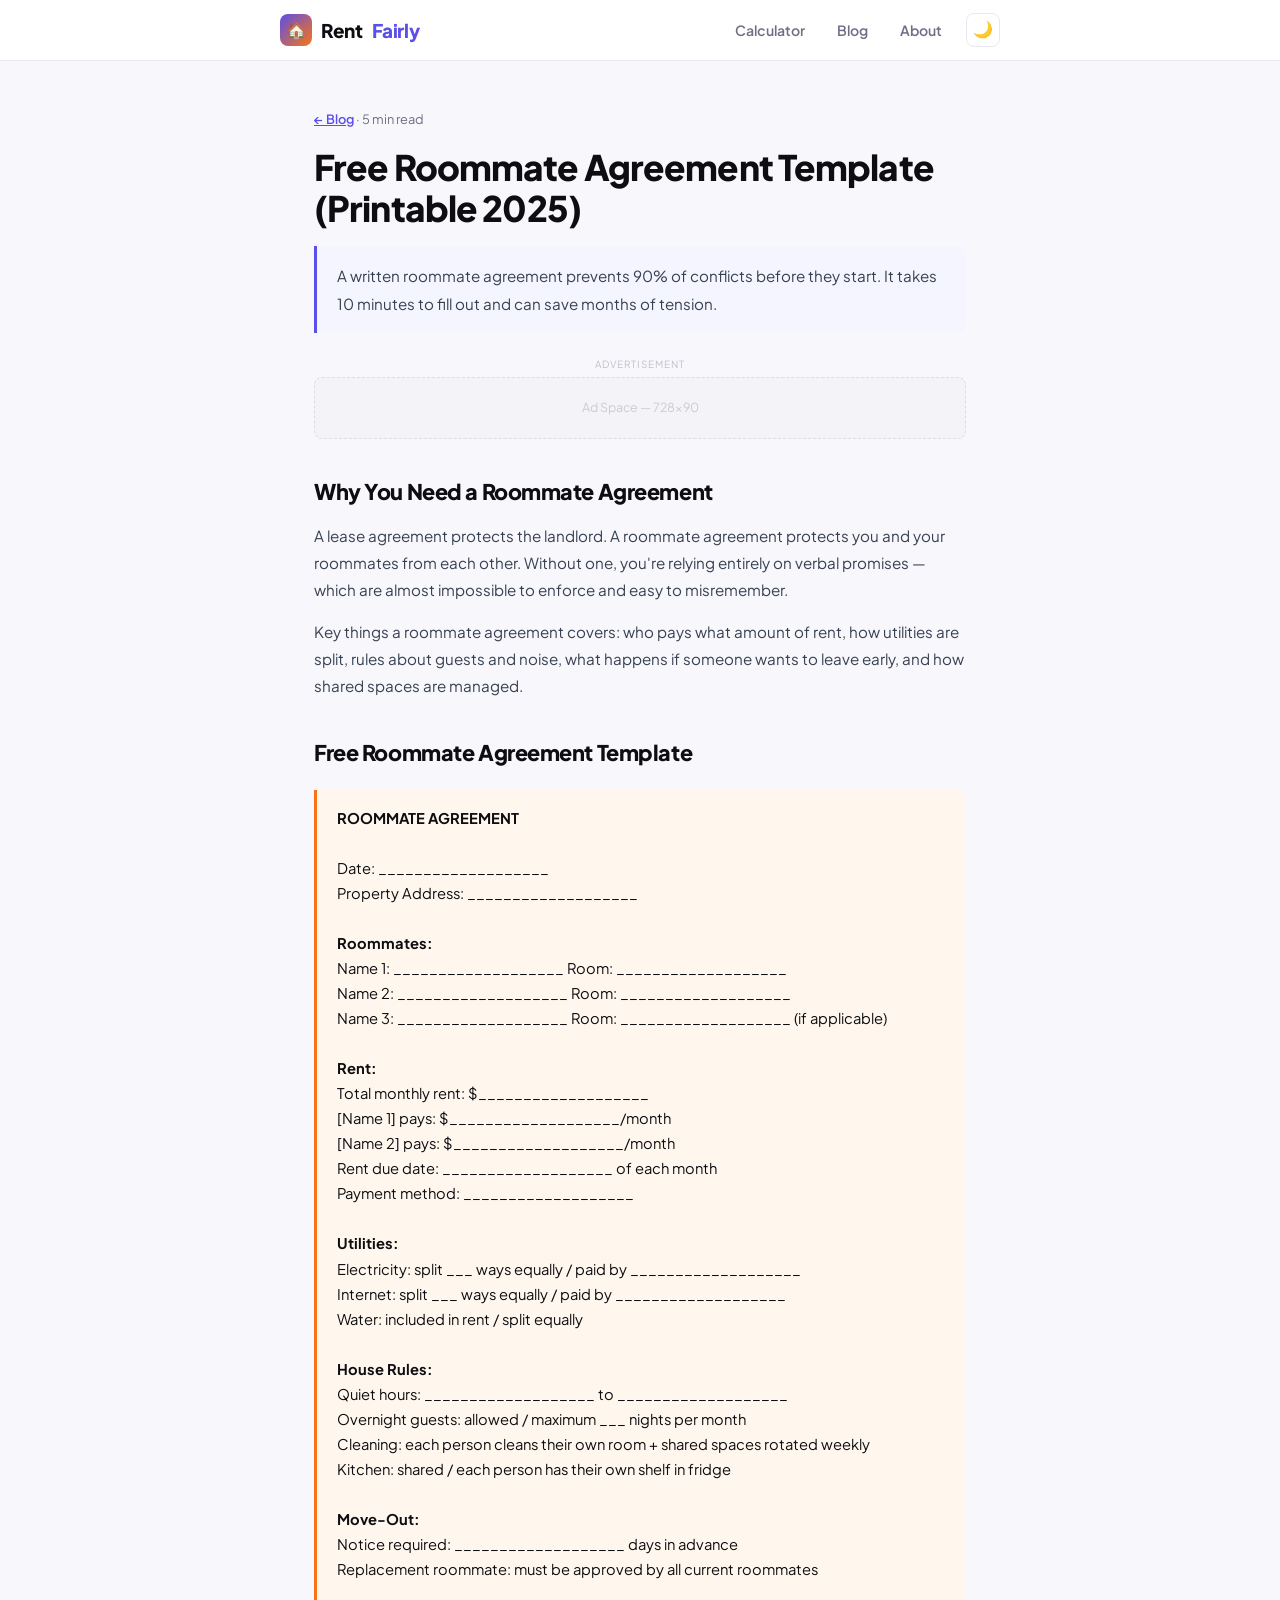
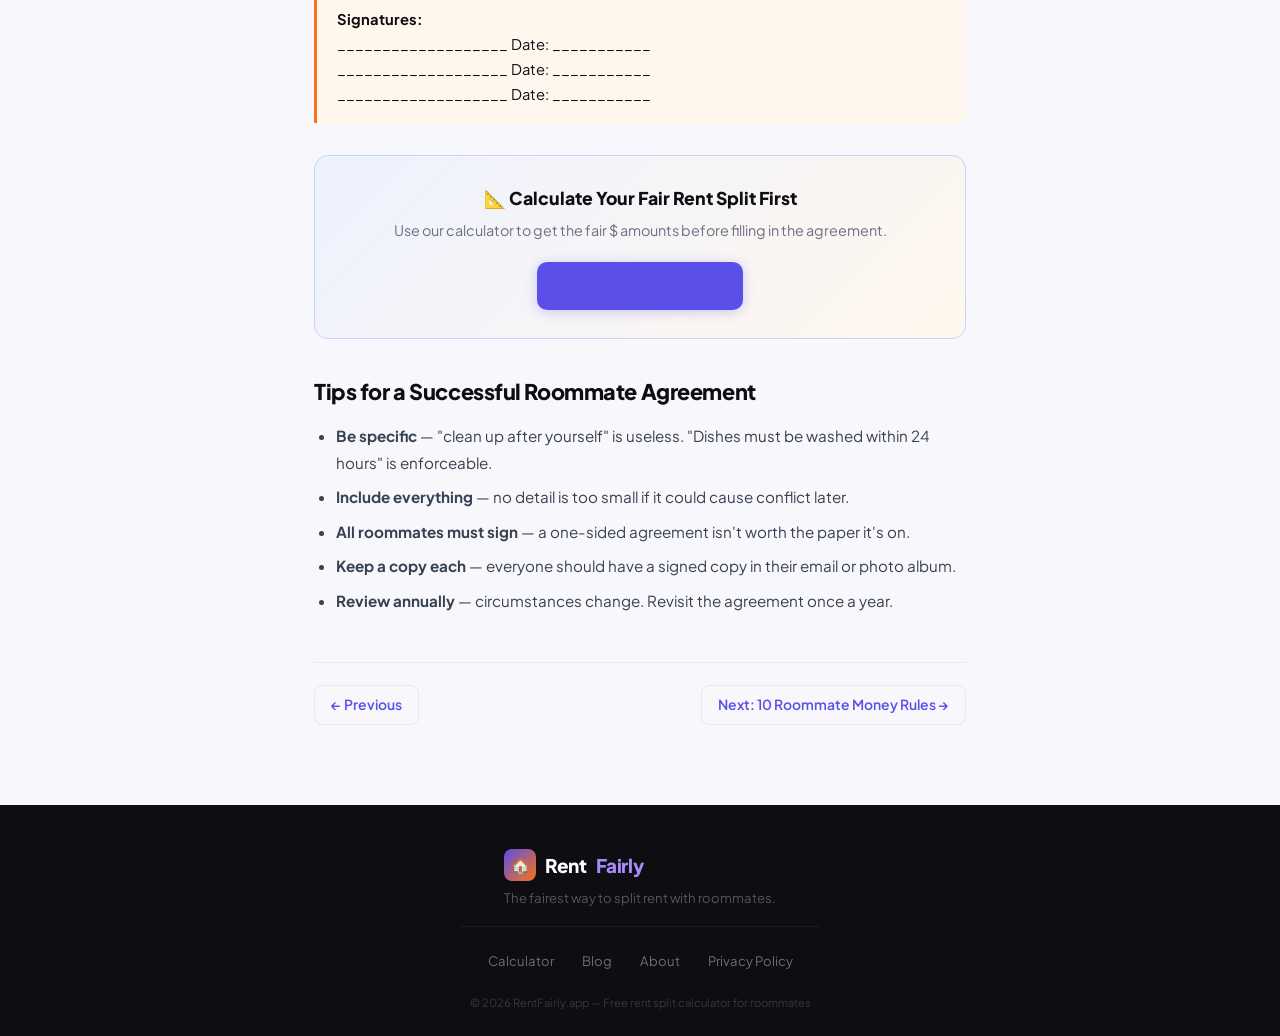
<file: article-3.html>
<!DOCTYPE html>
<html lang="en">
<head>
  <meta charset="UTF-8" /><meta name="viewport" content="width=device-width, initial-scale=1.0" />
  <title>Free Roommate Agreement Template (Printable 2025) | RentFairly</title>
  <meta name="description" content="Download our free roommate agreement template. Covers rent split, utilities, house rules, and more. Print and sign in minutes." />
  <link rel="canonical" href="https://rentfairly.app/article-3.html" />
  <link href="https://fonts.googleapis.com/css2?family=Plus+Jakarta+Sans:wght@400;500;600;700;800&display=swap" rel="stylesheet" />
  <link rel="stylesheet" href="style.css" /><link rel="stylesheet" href="article.css" />
</head>
<body>
  <header class="site-header">
  <div class="container header-inner">
    <a href="index.html" class="logo">
      <div class="logo-mark">🏠</div>
      Rent<span class="accent">Fairly</span>
    </a>
    <nav>
      <a href="index.html#calculator">Calculator</a>
      <a href="blog.html">Blog</a>
      <a href="about.html">About</a>
      <button class="dark-toggle" onclick="toggleDark()" title="Toggle dark mode">🌙</button>
    </nav>
  </div>
</header>
  <article class="article-container">
    <div class="article-meta"><a href="blog.html">← Blog</a> · 5 min read</div>
    <h1>Free Roommate Agreement Template (Printable 2025)</h1>
    <p class="article-lead">A written roommate agreement prevents 90% of conflicts before they start. It takes 10 minutes to fill out and can save months of tension.</p>

    <div class="ad-slot"><div class="ad-label">Advertisement</div><div class="ad-placeholder">Ad Space — 728×90</div></div>

    <h2>Why You Need a Roommate Agreement</h2>
    <p>A lease agreement protects the landlord. A roommate agreement protects you and your roommates from each other. Without one, you're relying entirely on verbal promises — which are almost impossible to enforce and easy to misremember.</p>
    <p>Key things a roommate agreement covers: who pays what amount of rent, how utilities are split, rules about guests and noise, what happens if someone wants to leave early, and how shared spaces are managed.</p>

    <h2>Free Roommate Agreement Template</h2>
    <div class="highlight-box">
      <strong>ROOMMATE AGREEMENT</strong><br/><br/>
      Date: ___________________<br/>
      Property Address: ___________________<br/><br/>
      <strong>Roommates:</strong><br/>
      Name 1: ___________________ Room: ___________________<br/>
      Name 2: ___________________ Room: ___________________<br/>
      Name 3: ___________________ Room: ___________________ (if applicable)<br/><br/>
      <strong>Rent:</strong><br/>
      Total monthly rent: $___________________<br/>
      [Name 1] pays: $___________________/month<br/>
      [Name 2] pays: $___________________/month<br/>
      Rent due date: ___________________ of each month<br/>
      Payment method: ___________________<br/><br/>
      <strong>Utilities:</strong><br/>
      Electricity: split ___ ways equally / paid by ___________________<br/>
      Internet: split ___ ways equally / paid by ___________________<br/>
      Water: included in rent / split equally<br/><br/>
      <strong>House Rules:</strong><br/>
      Quiet hours: ___________________ to ___________________<br/>
      Overnight guests: allowed / maximum ___ nights per month<br/>
      Cleaning: each person cleans their own room + shared spaces rotated weekly<br/>
      Kitchen: shared / each person has their own shelf in fridge<br/><br/>
      <strong>Move-Out:</strong><br/>
      Notice required: ___________________ days in advance<br/>
      Replacement roommate: must be approved by all current roommates<br/><br/>
      <strong>Signatures:</strong><br/>
      ___________________ Date: ___________<br/>
      ___________________ Date: ___________<br/>
      ___________________ Date: ___________
    </div>

    <div class="article-cta">
      <h3>📐 Calculate Your Fair Rent Split First</h3>
      <p>Use our calculator to get the fair $ amounts before filling in the agreement.</p>
      <a href="index.html#calculator" class="btn-primary">Calculate Fair Rent →</a>
    </div>

    <h2>Tips for a Successful Roommate Agreement</h2>
    <ul>
      <li><strong>Be specific</strong> — "clean up after yourself" is useless. "Dishes must be washed within 24 hours" is enforceable.</li>
      <li><strong>Include everything</strong> — no detail is too small if it could cause conflict later.</li>
      <li><strong>All roommates must sign</strong> — a one-sided agreement isn't worth the paper it's on.</li>
      <li><strong>Keep a copy each</strong> — everyone should have a signed copy in their email or photo album.</li>
      <li><strong>Review annually</strong> — circumstances change. Revisit the agreement once a year.</li>
    </ul>

    <div class="article-nav"><a href="article-2.html">← Previous</a><a href="article-4.html">Next: 10 Roommate Money Rules →</a></div>
  </article>
  <footer class="site-footer">
  <div class="container footer-inner">
    <div class="footer-brand">
      <a href="index.html" class="logo"><div class="logo-mark">🏠</div>Rent<span class="accent">Fairly</span></a>
      <p>The fairest way to split rent with roommates.</p>
    </div>
    <div class="footer-hr"></div>
    <div class="footer-links">
      <a href="index.html#calculator">Calculator</a>
      <a href="blog.html">Blog</a>
      <a href="about.html">About</a>
      <a href="privacy.html">Privacy Policy</a>
    </div>
    <p class="footer-copy">© 2026 RentFairly.app — Free rent split calculator for roommates</p>
  </div>
</footer>
</body>
</html>
</file>
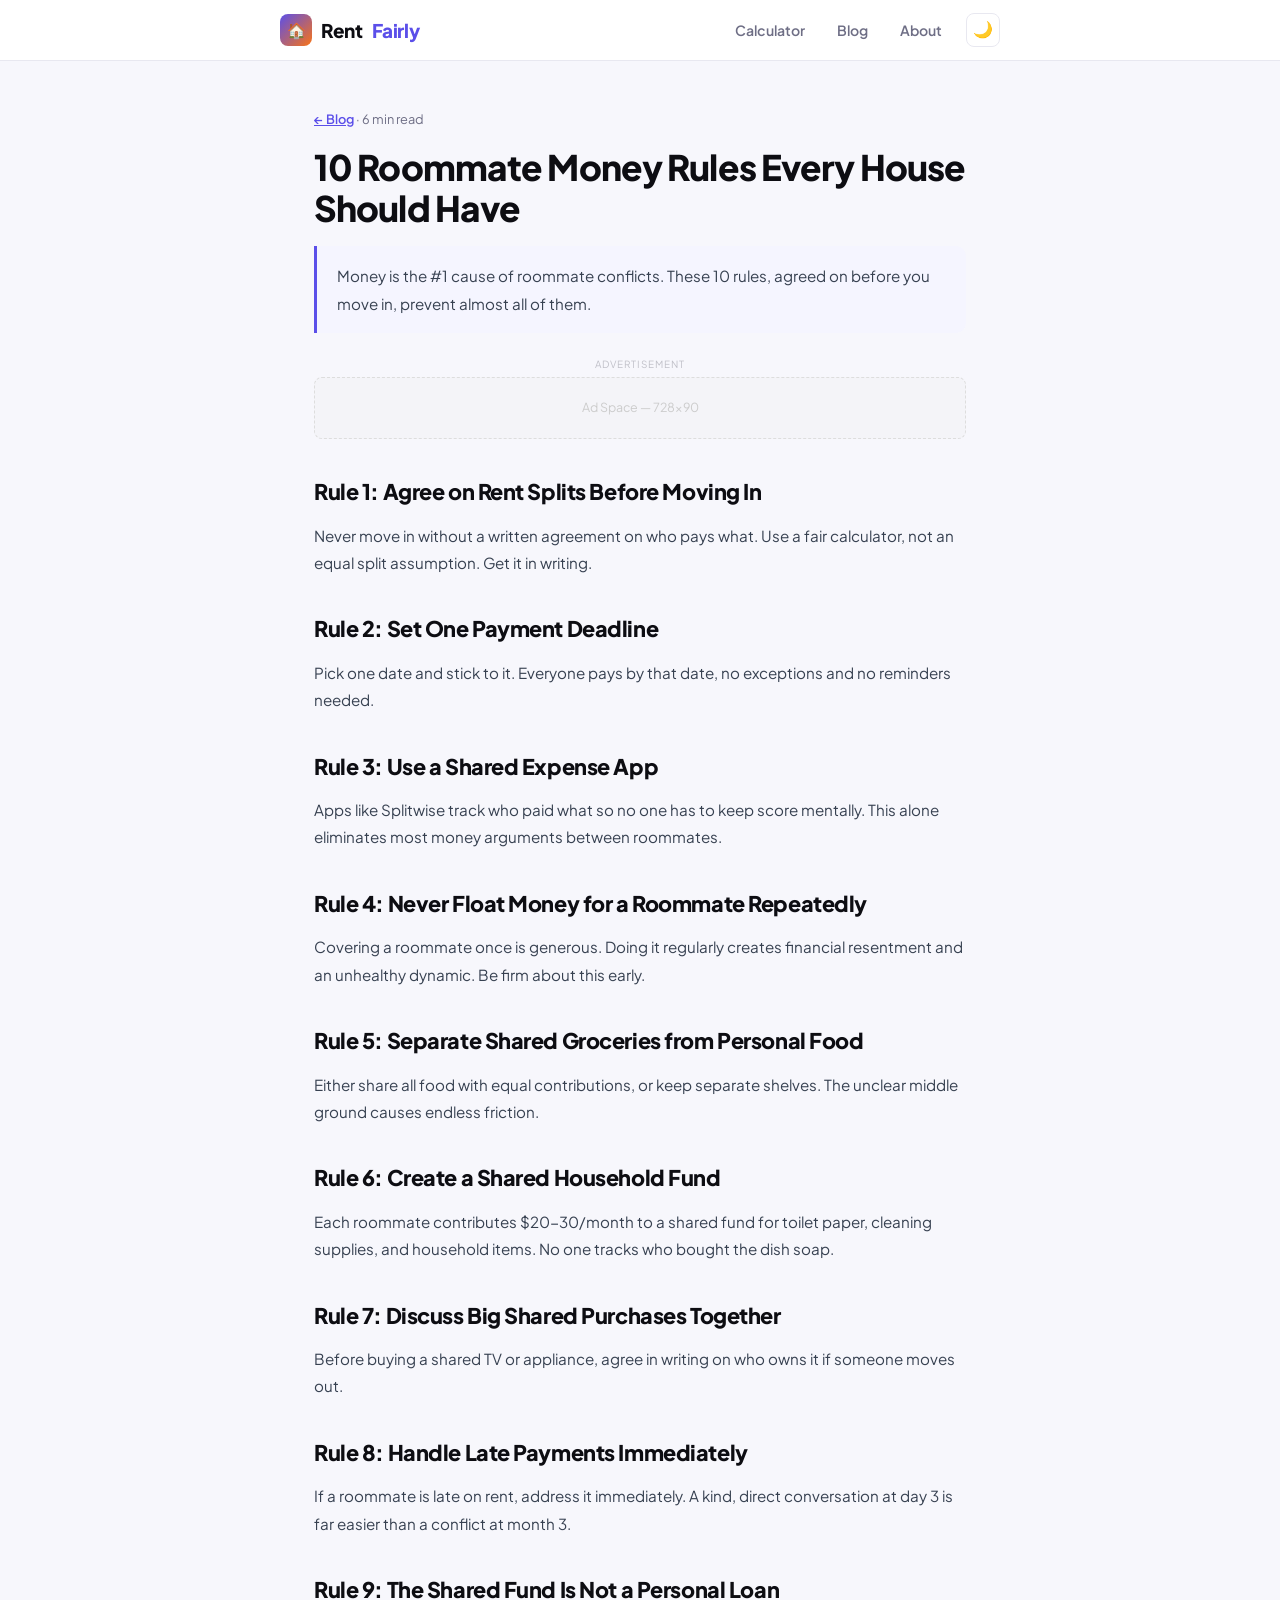
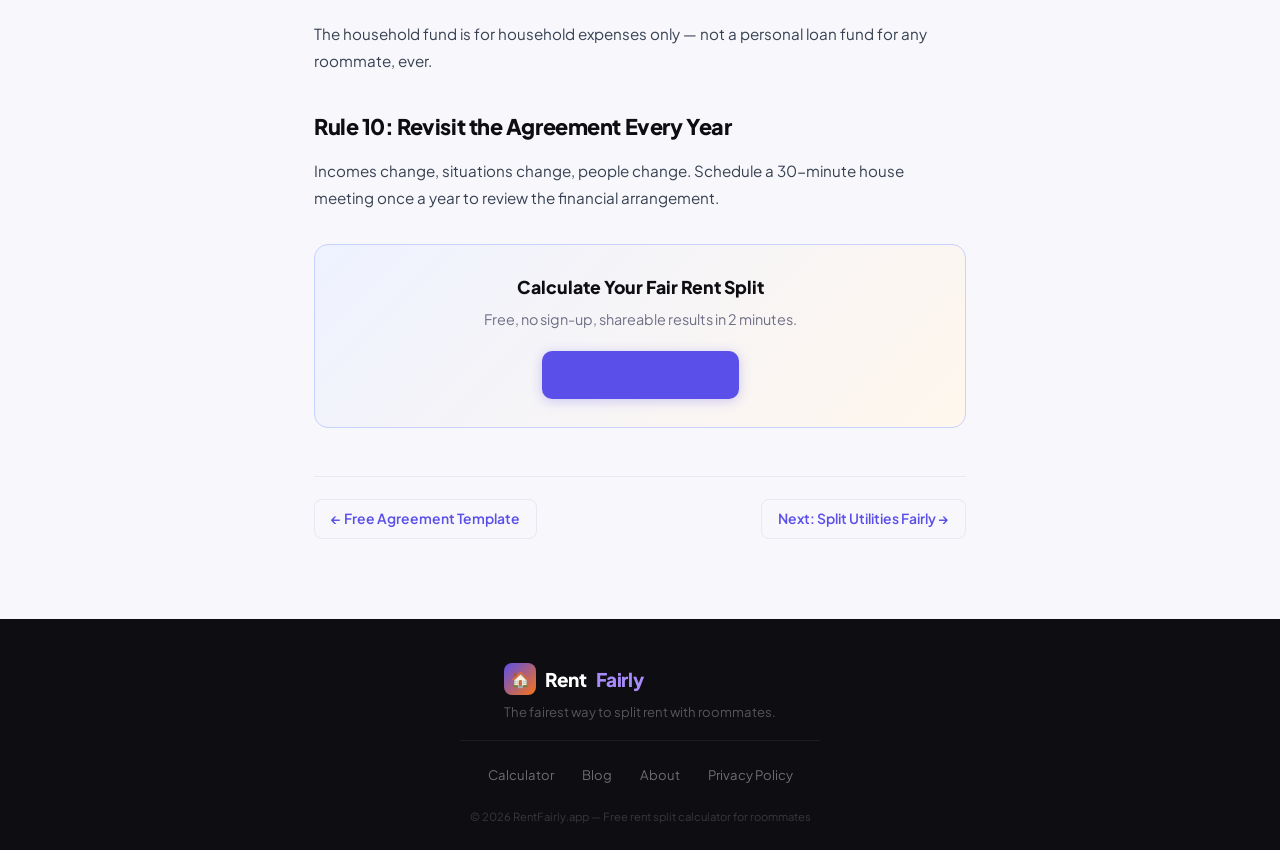
<file: article-4.html>
<!DOCTYPE html>
<html lang="en">
<head>
  <meta charset="UTF-8" /><meta name="viewport" content="width=device-width, initial-scale=1.0" />
  <title>10 Roommate Money Rules Every House Should Have | RentFairly</title>
  <meta name="description" content="The 10 financial ground rules that keep roommate relationships healthy — from splitting utilities to handling late payments." />
  <link rel="canonical" href="https://rentfairly.app/article-4.html" />
  <link href="https://fonts.googleapis.com/css2?family=Plus+Jakarta+Sans:wght@400;500;600;700;800&display=swap" rel="stylesheet" />
  <link rel="stylesheet" href="style.css" /><link rel="stylesheet" href="article.css" />
</head>
<body>
  <header class="site-header">
  <div class="container header-inner">
    <a href="index.html" class="logo">
      <div class="logo-mark">🏠</div>
      Rent<span class="accent">Fairly</span>
    </a>
    <nav>
      <a href="index.html#calculator">Calculator</a>
      <a href="blog.html">Blog</a>
      <a href="about.html">About</a>
      <button class="dark-toggle" onclick="toggleDark()" title="Toggle dark mode">🌙</button>
    </nav>
  </div>
</header>
  <article class="article-container">
    <div class="article-meta"><a href="blog.html">← Blog</a> · 6 min read</div>
    <h1>10 Roommate Money Rules Every House Should Have</h1>
    <p class="article-lead">Money is the #1 cause of roommate conflicts. These 10 rules, agreed on before you move in, prevent almost all of them.</p>
    <div class="ad-slot"><div class="ad-label">Advertisement</div><div class="ad-placeholder">Ad Space — 728x90</div></div>
    
<h2>Rule 1: Agree on Rent Splits Before Moving In</h2>
<p>Never move in without a written agreement on who pays what. Use a fair calculator, not an equal split assumption. Get it in writing.</p>
<h2>Rule 2: Set One Payment Deadline</h2>
<p>Pick one date and stick to it. Everyone pays by that date, no exceptions and no reminders needed.</p>
<h2>Rule 3: Use a Shared Expense App</h2>
<p>Apps like Splitwise track who paid what so no one has to keep score mentally. This alone eliminates most money arguments between roommates.</p>
<h2>Rule 4: Never Float Money for a Roommate Repeatedly</h2>
<p>Covering a roommate once is generous. Doing it regularly creates financial resentment and an unhealthy dynamic. Be firm about this early.</p>
<h2>Rule 5: Separate Shared Groceries from Personal Food</h2>
<p>Either share all food with equal contributions, or keep separate shelves. The unclear middle ground causes endless friction.</p>
<h2>Rule 6: Create a Shared Household Fund</h2>
<p>Each roommate contributes $20-30/month to a shared fund for toilet paper, cleaning supplies, and household items. No one tracks who bought the dish soap.</p>
<h2>Rule 7: Discuss Big Shared Purchases Together</h2>
<p>Before buying a shared TV or appliance, agree in writing on who owns it if someone moves out.</p>
<h2>Rule 8: Handle Late Payments Immediately</h2>
<p>If a roommate is late on rent, address it immediately. A kind, direct conversation at day 3 is far easier than a conflict at month 3.</p>
<h2>Rule 9: The Shared Fund Is Not a Personal Loan</h2>
<p>The household fund is for household expenses only — not a personal loan fund for any roommate, ever.</p>
<h2>Rule 10: Revisit the Agreement Every Year</h2>
<p>Incomes change, situations change, people change. Schedule a 30-minute house meeting once a year to review the financial arrangement.</p>

    <div class="article-cta"><h3>Calculate Your Fair Rent Split</h3><p>Free, no sign-up, shareable results in 2 minutes.</p><a href="index.html#calculator" class="btn-primary">Try the Calculator →</a></div>
    <div class="article-nav"><a href="article-3.html">← Free Agreement Template</a><a href="article-5.html">Next: Split Utilities Fairly →</a></div>
  </article>
  <footer class="site-footer">
  <div class="container footer-inner">
    <div class="footer-brand">
      <a href="index.html" class="logo"><div class="logo-mark">🏠</div>Rent<span class="accent">Fairly</span></a>
      <p>The fairest way to split rent with roommates.</p>
    </div>
    <div class="footer-hr"></div>
    <div class="footer-links">
      <a href="index.html#calculator">Calculator</a>
      <a href="blog.html">Blog</a>
      <a href="about.html">About</a>
      <a href="privacy.html">Privacy Policy</a>
    </div>
    <p class="footer-copy">© 2026 RentFairly.app — Free rent split calculator for roommates</p>
  </div>
</footer>
</body>
</html>
</file>
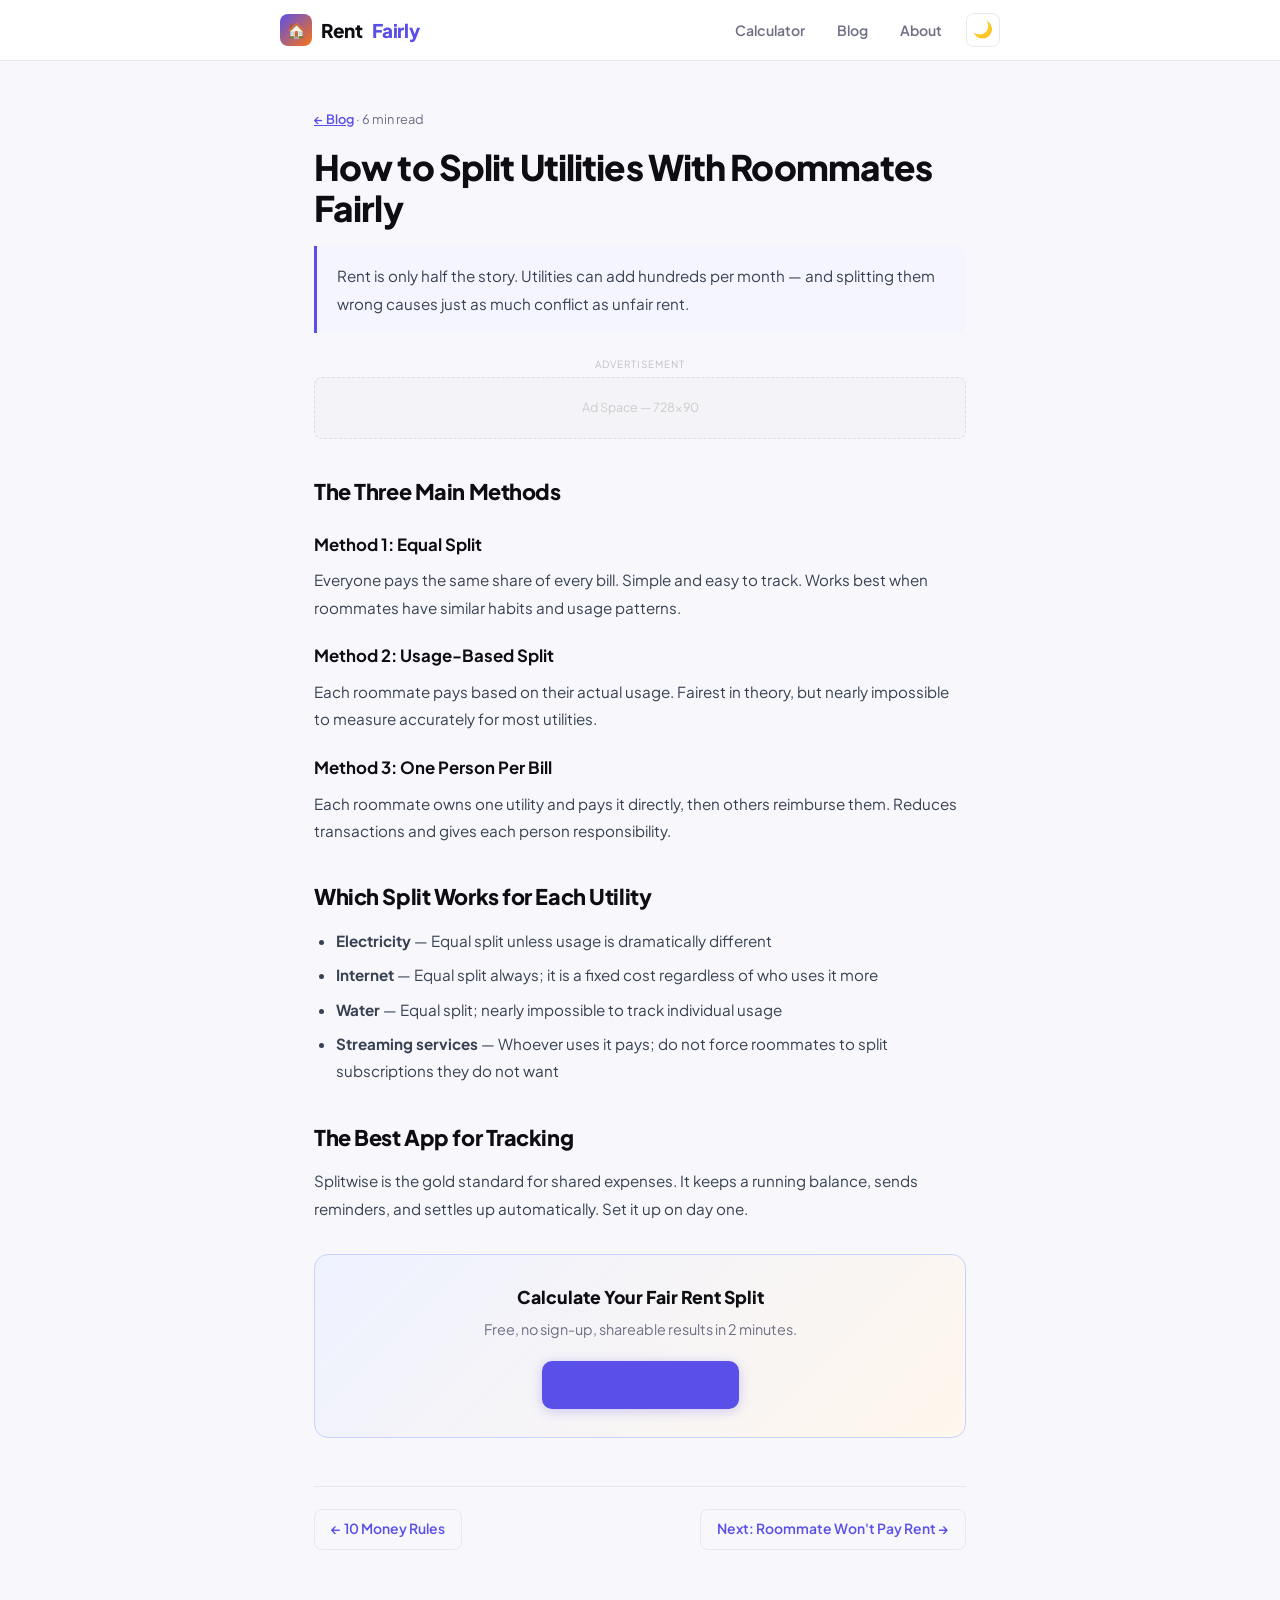
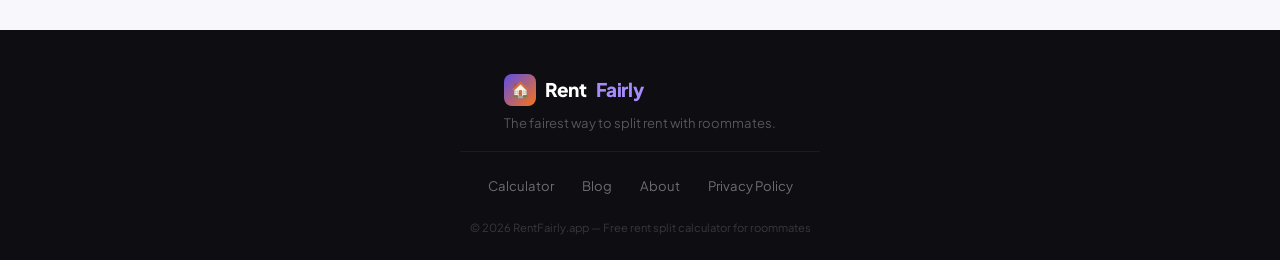
<file: article-5.html>
<!DOCTYPE html>
<html lang="en">
<head>
  <meta charset="UTF-8" /><meta name="viewport" content="width=device-width, initial-scale=1.0" />
  <title>How to Split Utilities With Roommates Fairly | RentFairly</title>
  <meta name="description" content="Electricity, internet, water — who pays what? We break down every method and tell you which one is fairest." />
  <link rel="canonical" href="https://rentfairly.app/article-5.html" />
  <link href="https://fonts.googleapis.com/css2?family=Plus+Jakarta+Sans:wght@400;500;600;700;800&display=swap" rel="stylesheet" />
  <link rel="stylesheet" href="style.css" /><link rel="stylesheet" href="article.css" />
</head>
<body>
  <header class="site-header">
  <div class="container header-inner">
    <a href="index.html" class="logo">
      <div class="logo-mark">🏠</div>
      Rent<span class="accent">Fairly</span>
    </a>
    <nav>
      <a href="index.html#calculator">Calculator</a>
      <a href="blog.html">Blog</a>
      <a href="about.html">About</a>
      <button class="dark-toggle" onclick="toggleDark()" title="Toggle dark mode">🌙</button>
    </nav>
  </div>
</header>
  <article class="article-container">
    <div class="article-meta"><a href="blog.html">← Blog</a> · 6 min read</div>
    <h1>How to Split Utilities With Roommates Fairly</h1>
    <p class="article-lead">Rent is only half the story. Utilities can add hundreds per month — and splitting them wrong causes just as much conflict as unfair rent.</p>
    <div class="ad-slot"><div class="ad-label">Advertisement</div><div class="ad-placeholder">Ad Space — 728x90</div></div>
    
<h2>The Three Main Methods</h2>
<h3>Method 1: Equal Split</h3>
<p>Everyone pays the same share of every bill. Simple and easy to track. Works best when roommates have similar habits and usage patterns.</p>
<h3>Method 2: Usage-Based Split</h3>
<p>Each roommate pays based on their actual usage. Fairest in theory, but nearly impossible to measure accurately for most utilities.</p>
<h3>Method 3: One Person Per Bill</h3>
<p>Each roommate owns one utility and pays it directly, then others reimburse them. Reduces transactions and gives each person responsibility.</p>
<h2>Which Split Works for Each Utility</h2>
<ul>
  <li><strong>Electricity</strong> — Equal split unless usage is dramatically different</li>
  <li><strong>Internet</strong> — Equal split always; it is a fixed cost regardless of who uses it more</li>
  <li><strong>Water</strong> — Equal split; nearly impossible to track individual usage</li>
  <li><strong>Streaming services</strong> — Whoever uses it pays; do not force roommates to split subscriptions they do not want</li>
</ul>
<h2>The Best App for Tracking</h2>
<p>Splitwise is the gold standard for shared expenses. It keeps a running balance, sends reminders, and settles up automatically. Set it up on day one.</p>

    <div class="article-cta"><h3>Calculate Your Fair Rent Split</h3><p>Free, no sign-up, shareable results in 2 minutes.</p><a href="index.html#calculator" class="btn-primary">Try the Calculator →</a></div>
    <div class="article-nav"><a href="article-4.html">← 10 Money Rules</a><a href="article-6.html">Next: Roommate Won't Pay Rent →</a></div>
  </article>
  <footer class="site-footer">
  <div class="container footer-inner">
    <div class="footer-brand">
      <a href="index.html" class="logo"><div class="logo-mark">🏠</div>Rent<span class="accent">Fairly</span></a>
      <p>The fairest way to split rent with roommates.</p>
    </div>
    <div class="footer-hr"></div>
    <div class="footer-links">
      <a href="index.html#calculator">Calculator</a>
      <a href="blog.html">Blog</a>
      <a href="about.html">About</a>
      <a href="privacy.html">Privacy Policy</a>
    </div>
    <p class="footer-copy">© 2026 RentFairly.app — Free rent split calculator for roommates</p>
  </div>
</footer>
</body>
</html>
</file>
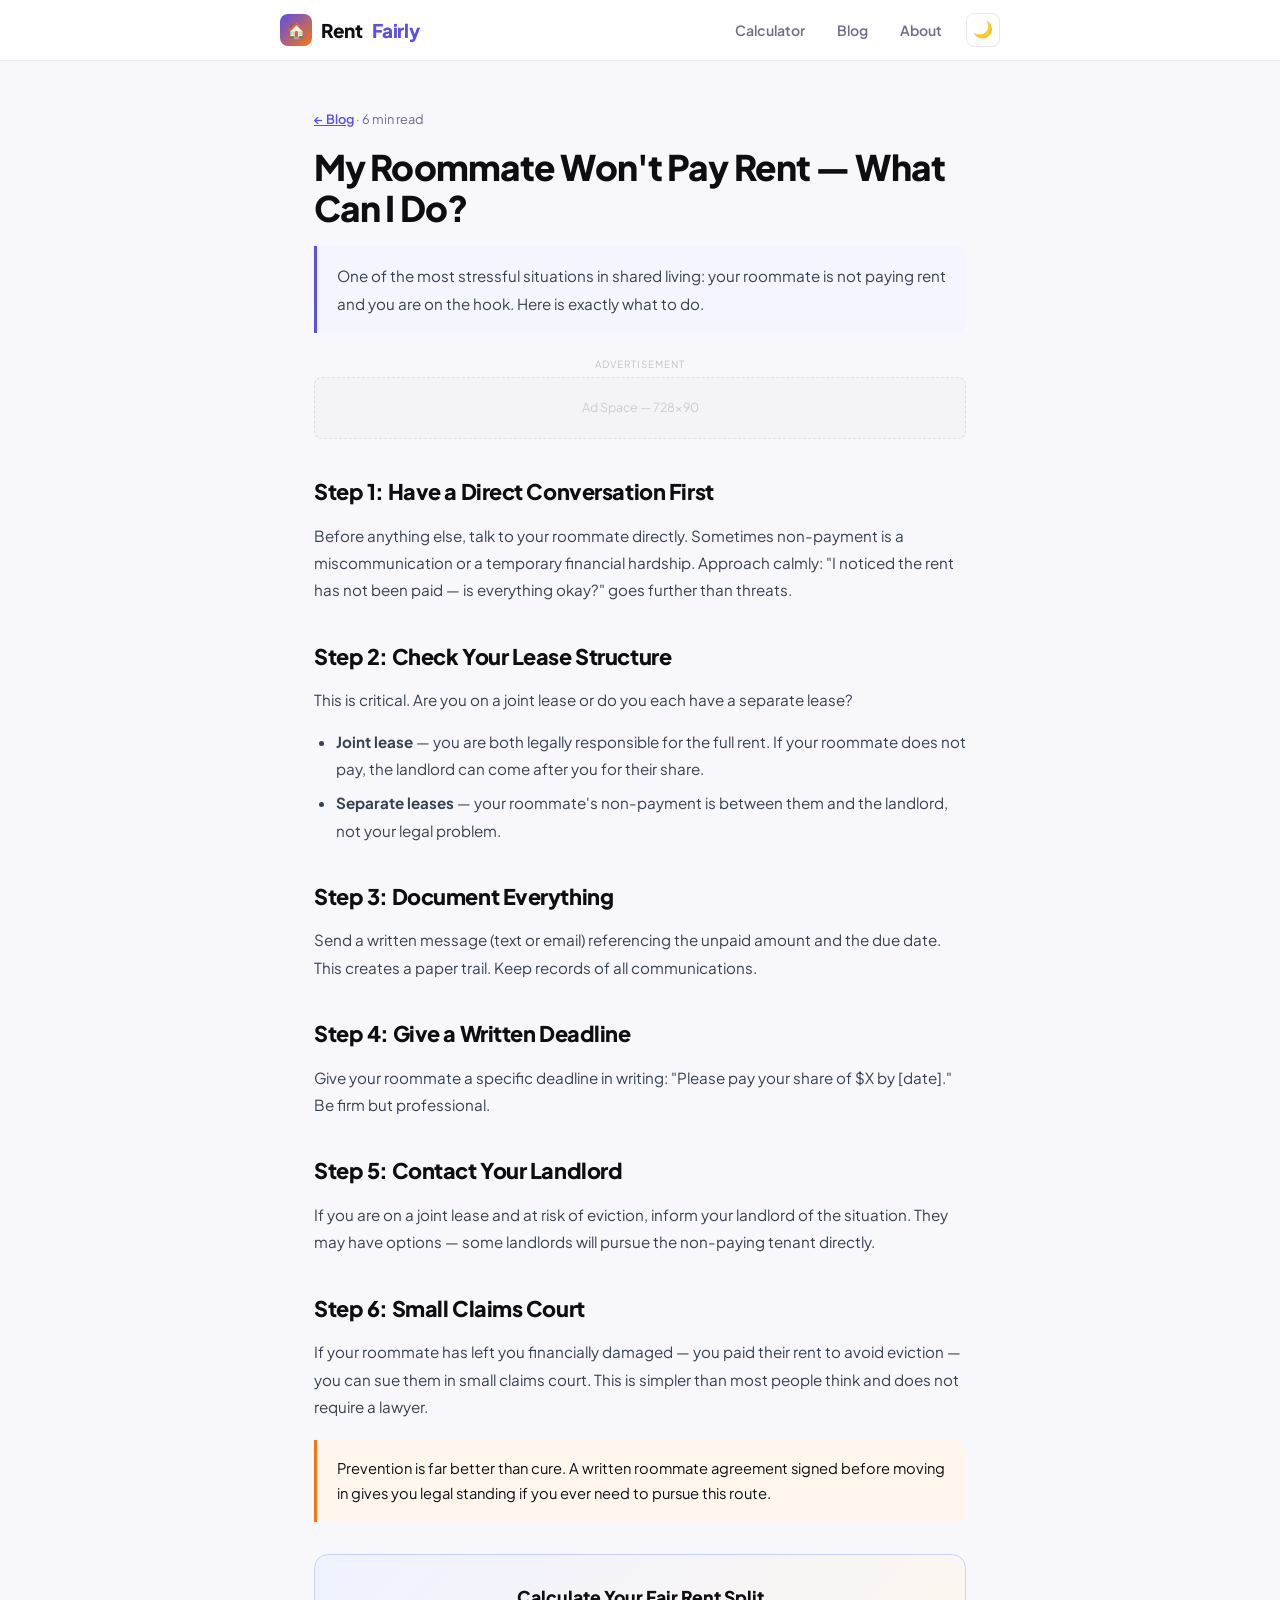
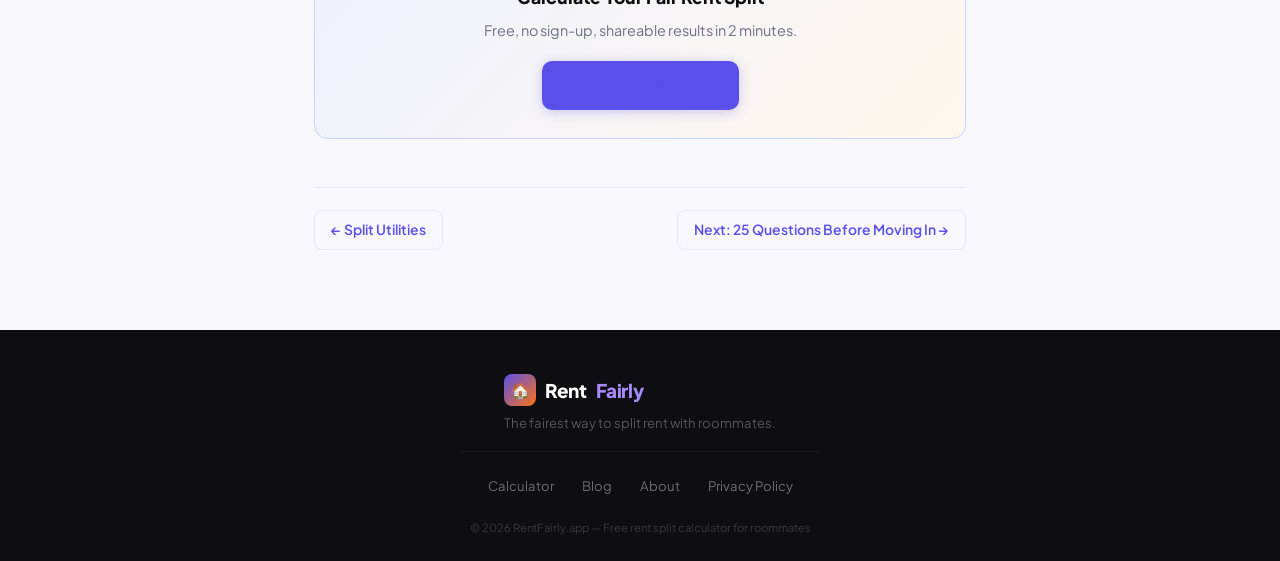
<file: article-6.html>
<!DOCTYPE html>
<html lang="en">
<head>
  <meta charset="UTF-8" /><meta name="viewport" content="width=device-width, initial-scale=1.0" />
  <title>My Roommate Won't Pay Rent — What Can I Do? | RentFairly</title>
  <meta name="description" content="A step-by-step guide on what to do legally and practically when a roommate stops paying their share of rent." />
  <link rel="canonical" href="https://rentfairly.app/article-6.html" />
  <link href="https://fonts.googleapis.com/css2?family=Plus+Jakarta+Sans:wght@400;500;600;700;800&display=swap" rel="stylesheet" />
  <link rel="stylesheet" href="style.css" /><link rel="stylesheet" href="article.css" />
</head>
<body>
  <header class="site-header">
  <div class="container header-inner">
    <a href="index.html" class="logo">
      <div class="logo-mark">🏠</div>
      Rent<span class="accent">Fairly</span>
    </a>
    <nav>
      <a href="index.html#calculator">Calculator</a>
      <a href="blog.html">Blog</a>
      <a href="about.html">About</a>
      <button class="dark-toggle" onclick="toggleDark()" title="Toggle dark mode">🌙</button>
    </nav>
  </div>
</header>
  <article class="article-container">
    <div class="article-meta"><a href="blog.html">← Blog</a> · 6 min read</div>
    <h1>My Roommate Won't Pay Rent — What Can I Do?</h1>
    <p class="article-lead">One of the most stressful situations in shared living: your roommate is not paying rent and you are on the hook. Here is exactly what to do.</p>
    <div class="ad-slot"><div class="ad-label">Advertisement</div><div class="ad-placeholder">Ad Space — 728x90</div></div>
    
<h2>Step 1: Have a Direct Conversation First</h2>
<p>Before anything else, talk to your roommate directly. Sometimes non-payment is a miscommunication or a temporary financial hardship. Approach calmly: "I noticed the rent has not been paid — is everything okay?" goes further than threats.</p>
<h2>Step 2: Check Your Lease Structure</h2>
<p>This is critical. Are you on a joint lease or do you each have a separate lease?</p>
<ul>
  <li><strong>Joint lease</strong> — you are both legally responsible for the full rent. If your roommate does not pay, the landlord can come after you for their share.</li>
  <li><strong>Separate leases</strong> — your roommate's non-payment is between them and the landlord, not your legal problem.</li>
</ul>
<h2>Step 3: Document Everything</h2>
<p>Send a written message (text or email) referencing the unpaid amount and the due date. This creates a paper trail. Keep records of all communications.</p>
<h2>Step 4: Give a Written Deadline</h2>
<p>Give your roommate a specific deadline in writing: "Please pay your share of $X by [date]." Be firm but professional.</p>
<h2>Step 5: Contact Your Landlord</h2>
<p>If you are on a joint lease and at risk of eviction, inform your landlord of the situation. They may have options — some landlords will pursue the non-paying tenant directly.</p>
<h2>Step 6: Small Claims Court</h2>
<p>If your roommate has left you financially damaged — you paid their rent to avoid eviction — you can sue them in small claims court. This is simpler than most people think and does not require a lawyer.</p>
<div class="highlight-box">Prevention is far better than cure. A written roommate agreement signed before moving in gives you legal standing if you ever need to pursue this route.</div>

    <div class="article-cta"><h3>Calculate Your Fair Rent Split</h3><p>Free, no sign-up, shareable results in 2 minutes.</p><a href="index.html#calculator" class="btn-primary">Try the Calculator →</a></div>
    <div class="article-nav"><a href="article-5.html">← Split Utilities</a><a href="article-7.html">Next: 25 Questions Before Moving In →</a></div>
  </article>
  <footer class="site-footer">
  <div class="container footer-inner">
    <div class="footer-brand">
      <a href="index.html" class="logo"><div class="logo-mark">🏠</div>Rent<span class="accent">Fairly</span></a>
      <p>The fairest way to split rent with roommates.</p>
    </div>
    <div class="footer-hr"></div>
    <div class="footer-links">
      <a href="index.html#calculator">Calculator</a>
      <a href="blog.html">Blog</a>
      <a href="about.html">About</a>
      <a href="privacy.html">Privacy Policy</a>
    </div>
    <p class="footer-copy">© 2026 RentFairly.app — Free rent split calculator for roommates</p>
  </div>
</footer>
</body>
</html>
</file>
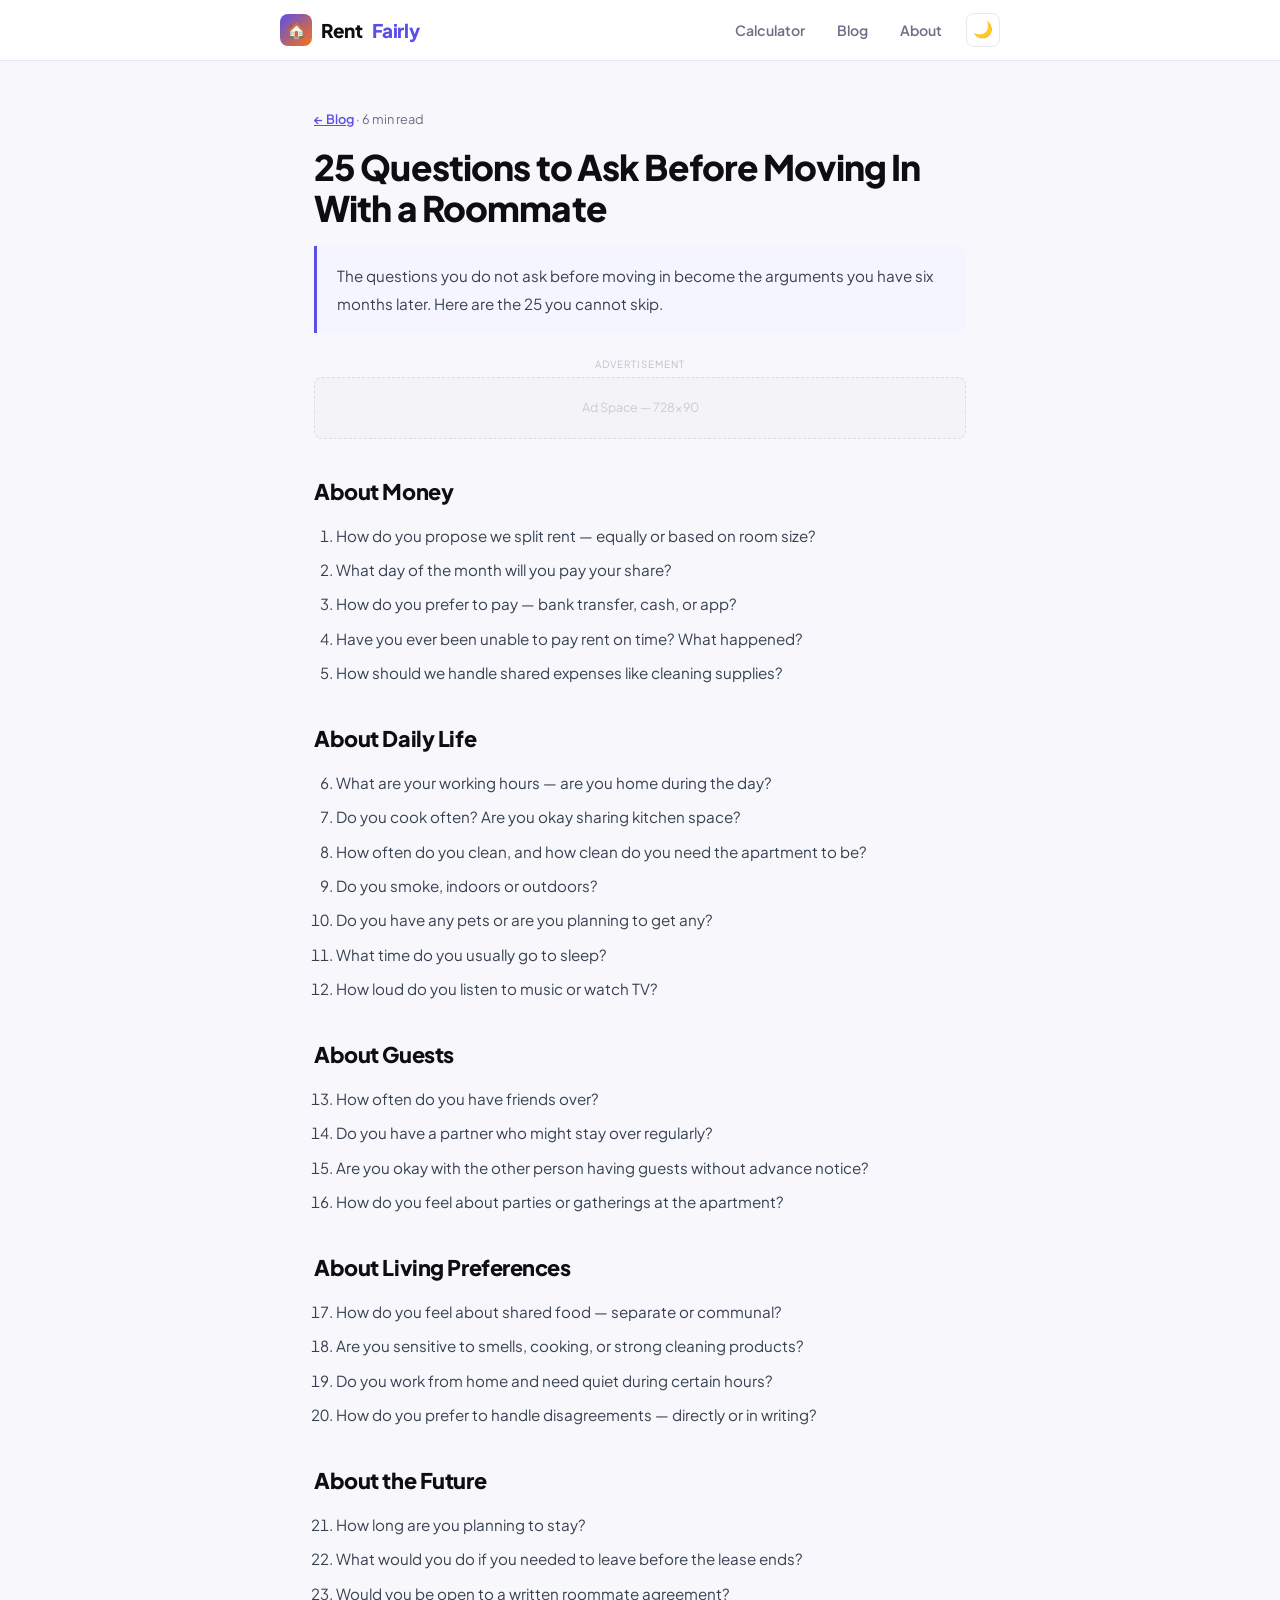
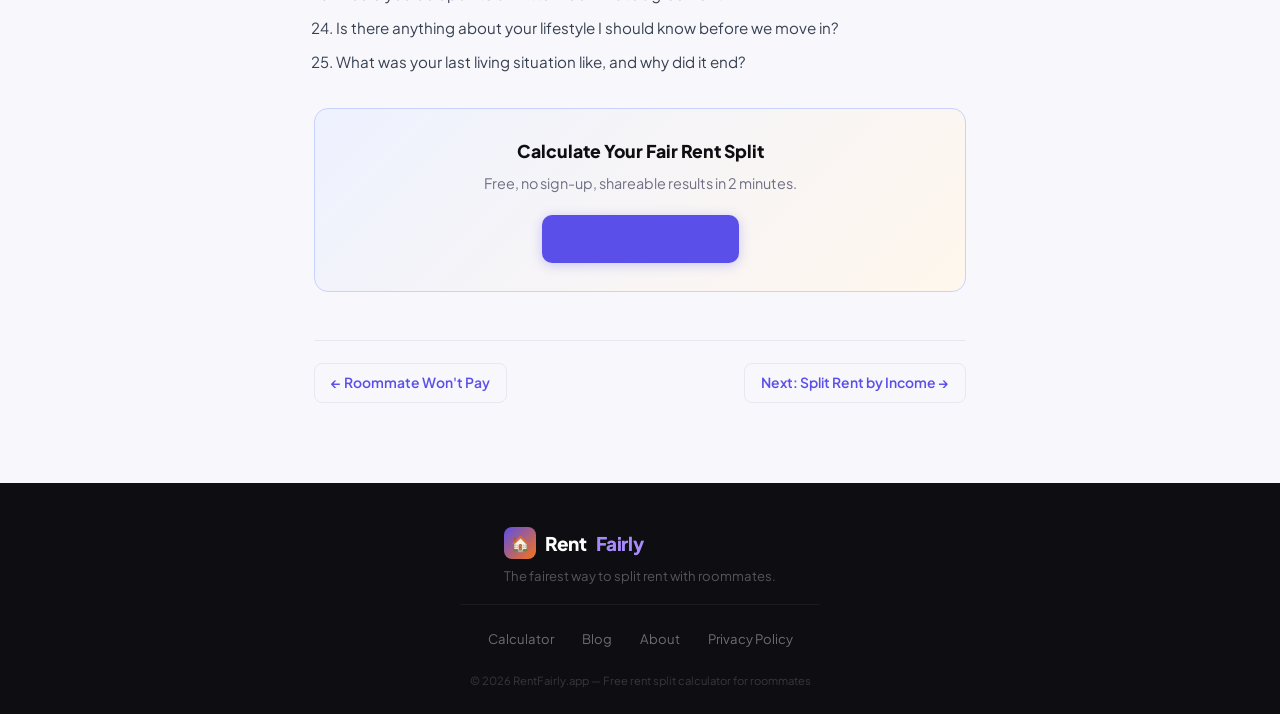
<file: article-7.html>
<!DOCTYPE html>
<html lang="en">
<head>
  <meta charset="UTF-8" /><meta name="viewport" content="width=device-width, initial-scale=1.0" />
  <title>25 Questions to Ask Before Moving In With a Roommate | RentFairly</title>
  <meta name="description" content="The 25 essential questions that will save you from months of frustration — ask these before you sign anything." />
  <link rel="canonical" href="https://rentfairly.app/article-7.html" />
  <link href="https://fonts.googleapis.com/css2?family=Plus+Jakarta+Sans:wght@400;500;600;700;800&display=swap" rel="stylesheet" />
  <link rel="stylesheet" href="style.css" /><link rel="stylesheet" href="article.css" />
</head>
<body>
  <header class="site-header">
  <div class="container header-inner">
    <a href="index.html" class="logo">
      <div class="logo-mark">🏠</div>
      Rent<span class="accent">Fairly</span>
    </a>
    <nav>
      <a href="index.html#calculator">Calculator</a>
      <a href="blog.html">Blog</a>
      <a href="about.html">About</a>
      <button class="dark-toggle" onclick="toggleDark()" title="Toggle dark mode">🌙</button>
    </nav>
  </div>
</header>
  <article class="article-container">
    <div class="article-meta"><a href="blog.html">← Blog</a> · 6 min read</div>
    <h1>25 Questions to Ask Before Moving In With a Roommate</h1>
    <p class="article-lead">The questions you do not ask before moving in become the arguments you have six months later. Here are the 25 you cannot skip.</p>
    <div class="ad-slot"><div class="ad-label">Advertisement</div><div class="ad-placeholder">Ad Space — 728x90</div></div>
    
<h2>About Money</h2>
<ol>
  <li>How do you propose we split rent — equally or based on room size?</li>
  <li>What day of the month will you pay your share?</li>
  <li>How do you prefer to pay — bank transfer, cash, or app?</li>
  <li>Have you ever been unable to pay rent on time? What happened?</li>
  <li>How should we handle shared expenses like cleaning supplies?</li>
</ol>
<h2>About Daily Life</h2>
<ol start="6">
  <li>What are your working hours — are you home during the day?</li>
  <li>Do you cook often? Are you okay sharing kitchen space?</li>
  <li>How often do you clean, and how clean do you need the apartment to be?</li>
  <li>Do you smoke, indoors or outdoors?</li>
  <li>Do you have any pets or are you planning to get any?</li>
  <li>What time do you usually go to sleep?</li>
  <li>How loud do you listen to music or watch TV?</li>
</ol>
<h2>About Guests</h2>
<ol start="13">
  <li>How often do you have friends over?</li>
  <li>Do you have a partner who might stay over regularly?</li>
  <li>Are you okay with the other person having guests without advance notice?</li>
  <li>How do you feel about parties or gatherings at the apartment?</li>
</ol>
<h2>About Living Preferences</h2>
<ol start="17">
  <li>How do you feel about shared food — separate or communal?</li>
  <li>Are you sensitive to smells, cooking, or strong cleaning products?</li>
  <li>Do you work from home and need quiet during certain hours?</li>
  <li>How do you prefer to handle disagreements — directly or in writing?</li>
</ol>
<h2>About the Future</h2>
<ol start="21">
  <li>How long are you planning to stay?</li>
  <li>What would you do if you needed to leave before the lease ends?</li>
  <li>Would you be open to a written roommate agreement?</li>
  <li>Is there anything about your lifestyle I should know before we move in?</li>
  <li>What was your last living situation like, and why did it end?</li>
</ol>

    <div class="article-cta"><h3>Calculate Your Fair Rent Split</h3><p>Free, no sign-up, shareable results in 2 minutes.</p><a href="index.html#calculator" class="btn-primary">Try the Calculator →</a></div>
    <div class="article-nav"><a href="article-6.html">← Roommate Won't Pay</a><a href="article-8.html">Next: Split Rent by Income →</a></div>
  </article>
  <footer class="site-footer">
  <div class="container footer-inner">
    <div class="footer-brand">
      <a href="index.html" class="logo"><div class="logo-mark">🏠</div>Rent<span class="accent">Fairly</span></a>
      <p>The fairest way to split rent with roommates.</p>
    </div>
    <div class="footer-hr"></div>
    <div class="footer-links">
      <a href="index.html#calculator">Calculator</a>
      <a href="blog.html">Blog</a>
      <a href="about.html">About</a>
      <a href="privacy.html">Privacy Policy</a>
    </div>
    <p class="footer-copy">© 2026 RentFairly.app — Free rent split calculator for roommates</p>
  </div>
</footer>
</body>
</html>
</file>
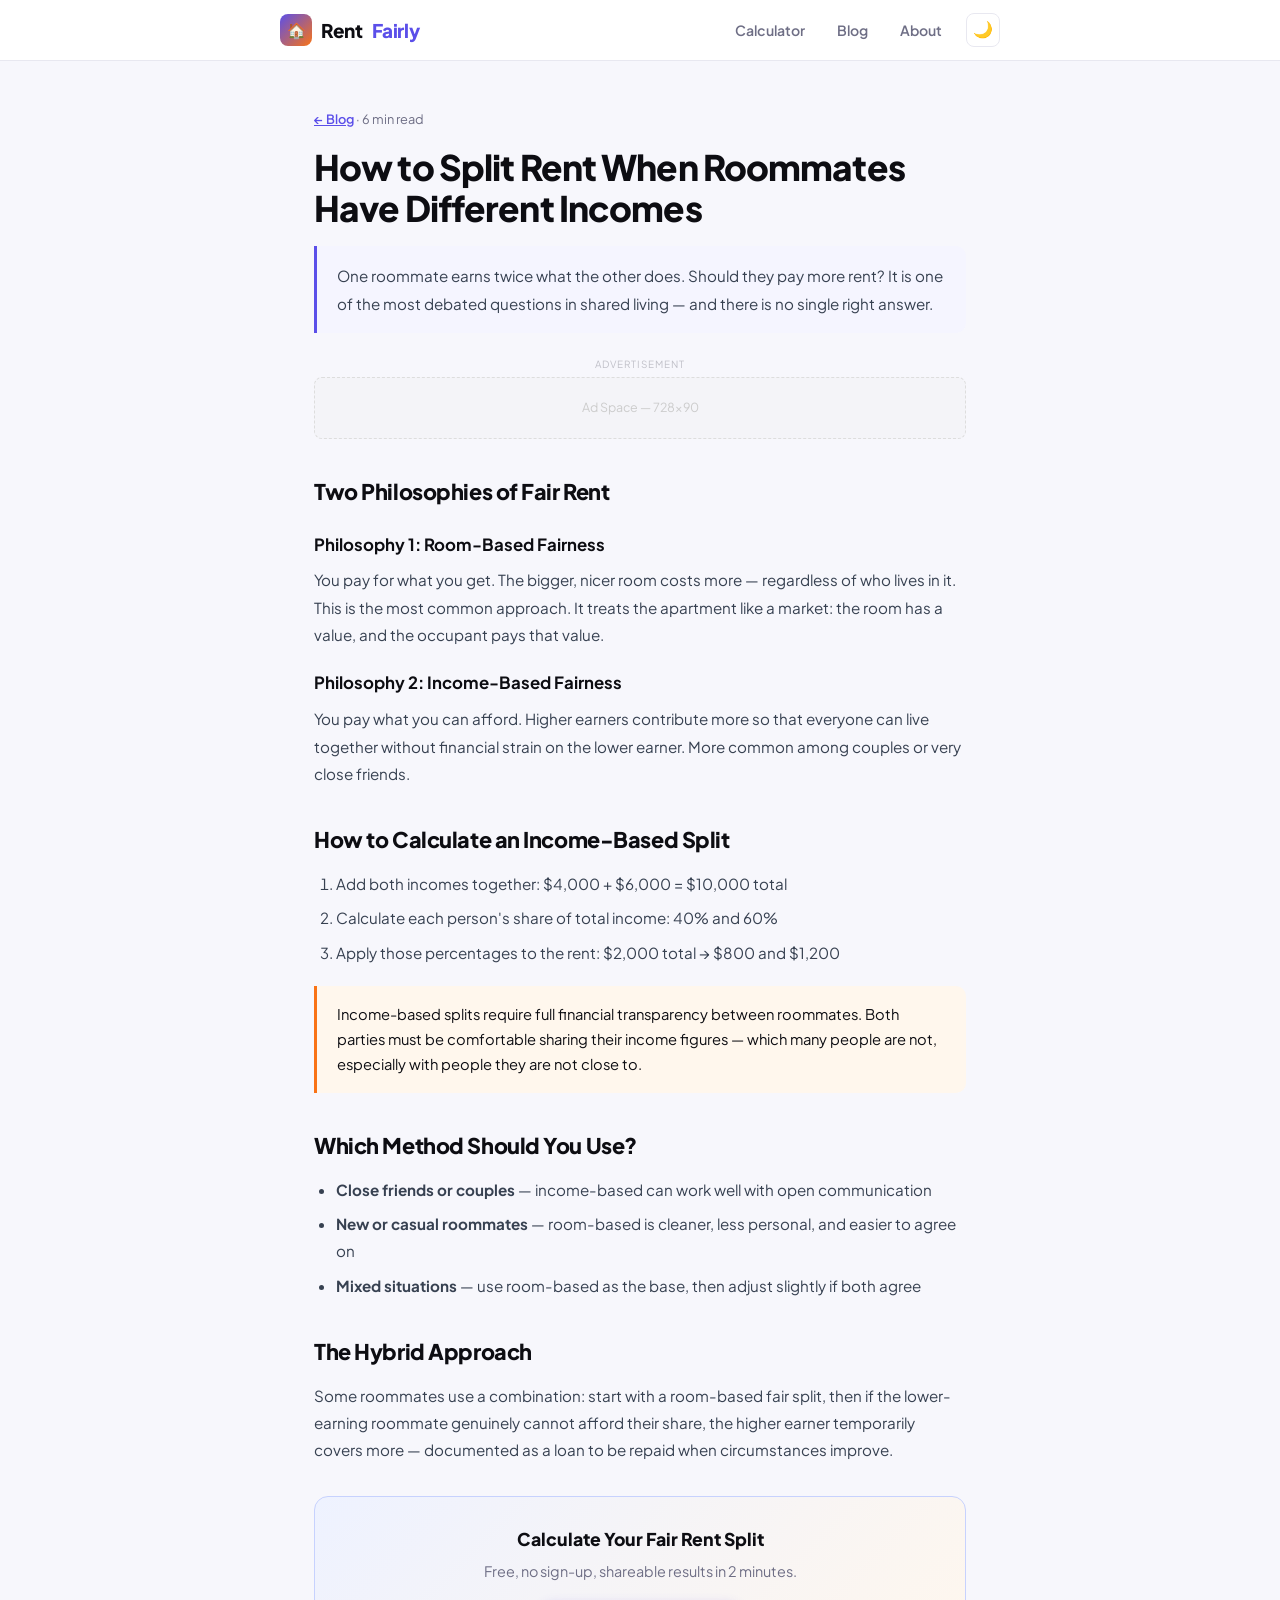
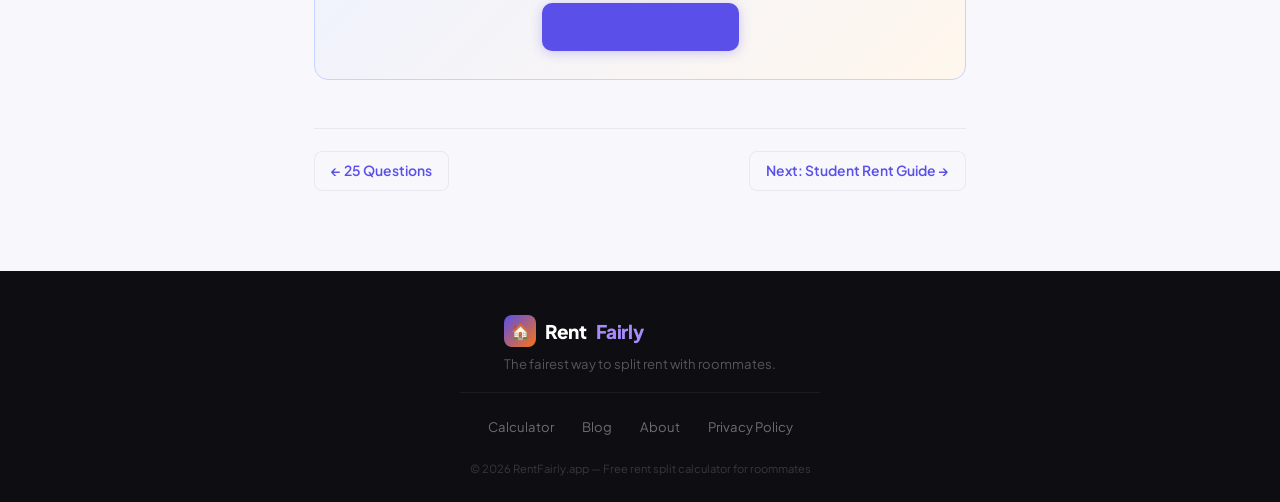
<file: article-8.html>
<!DOCTYPE html>
<html lang="en">
<head>
  <meta charset="UTF-8" /><meta name="viewport" content="width=device-width, initial-scale=1.0" />
  <title>How to Split Rent When Roommates Have Different Incomes | RentFairly</title>
  <meta name="description" content="Should higher earners pay more rent? We explore income-based rent splitting, its pros, cons, and how to calculate it fairly." />
  <link rel="canonical" href="https://rentfairly.app/article-8.html" />
  <link href="https://fonts.googleapis.com/css2?family=Plus+Jakarta+Sans:wght@400;500;600;700;800&display=swap" rel="stylesheet" />
  <link rel="stylesheet" href="style.css" /><link rel="stylesheet" href="article.css" />
</head>
<body>
  <header class="site-header">
  <div class="container header-inner">
    <a href="index.html" class="logo">
      <div class="logo-mark">🏠</div>
      Rent<span class="accent">Fairly</span>
    </a>
    <nav>
      <a href="index.html#calculator">Calculator</a>
      <a href="blog.html">Blog</a>
      <a href="about.html">About</a>
      <button class="dark-toggle" onclick="toggleDark()" title="Toggle dark mode">🌙</button>
    </nav>
  </div>
</header>
  <article class="article-container">
    <div class="article-meta"><a href="blog.html">← Blog</a> · 6 min read</div>
    <h1>How to Split Rent When Roommates Have Different Incomes</h1>
    <p class="article-lead">One roommate earns twice what the other does. Should they pay more rent? It is one of the most debated questions in shared living — and there is no single right answer.</p>
    <div class="ad-slot"><div class="ad-label">Advertisement</div><div class="ad-placeholder">Ad Space — 728x90</div></div>
    
<h2>Two Philosophies of Fair Rent</h2>
<h3>Philosophy 1: Room-Based Fairness</h3>
<p>You pay for what you get. The bigger, nicer room costs more — regardless of who lives in it. This is the most common approach. It treats the apartment like a market: the room has a value, and the occupant pays that value.</p>
<h3>Philosophy 2: Income-Based Fairness</h3>
<p>You pay what you can afford. Higher earners contribute more so that everyone can live together without financial strain on the lower earner. More common among couples or very close friends.</p>
<h2>How to Calculate an Income-Based Split</h2>
<ol>
  <li>Add both incomes together: $4,000 + $6,000 = $10,000 total</li>
  <li>Calculate each person's share of total income: 40% and 60%</li>
  <li>Apply those percentages to the rent: $2,000 total → $800 and $1,200</li>
</ol>
<div class="highlight-box">Income-based splits require full financial transparency between roommates. Both parties must be comfortable sharing their income figures — which many people are not, especially with people they are not close to.</div>
<h2>Which Method Should You Use?</h2>
<ul>
  <li><strong>Close friends or couples</strong> — income-based can work well with open communication</li>
  <li><strong>New or casual roommates</strong> — room-based is cleaner, less personal, and easier to agree on</li>
  <li><strong>Mixed situations</strong> — use room-based as the base, then adjust slightly if both agree</li>
</ul>
<h2>The Hybrid Approach</h2>
<p>Some roommates use a combination: start with a room-based fair split, then if the lower-earning roommate genuinely cannot afford their share, the higher earner temporarily covers more — documented as a loan to be repaid when circumstances improve.</p>

    <div class="article-cta"><h3>Calculate Your Fair Rent Split</h3><p>Free, no sign-up, shareable results in 2 minutes.</p><a href="index.html#calculator" class="btn-primary">Try the Calculator →</a></div>
    <div class="article-nav"><a href="article-7.html">← 25 Questions</a><a href="article-9.html">Next: Student Rent Guide →</a></div>
  </article>
  <footer class="site-footer">
  <div class="container footer-inner">
    <div class="footer-brand">
      <a href="index.html" class="logo"><div class="logo-mark">🏠</div>Rent<span class="accent">Fairly</span></a>
      <p>The fairest way to split rent with roommates.</p>
    </div>
    <div class="footer-hr"></div>
    <div class="footer-links">
      <a href="index.html#calculator">Calculator</a>
      <a href="blog.html">Blog</a>
      <a href="about.html">About</a>
      <a href="privacy.html">Privacy Policy</a>
    </div>
    <p class="footer-copy">© 2026 RentFairly.app — Free rent split calculator for roommates</p>
  </div>
</footer>
</body>
</html>
</file>
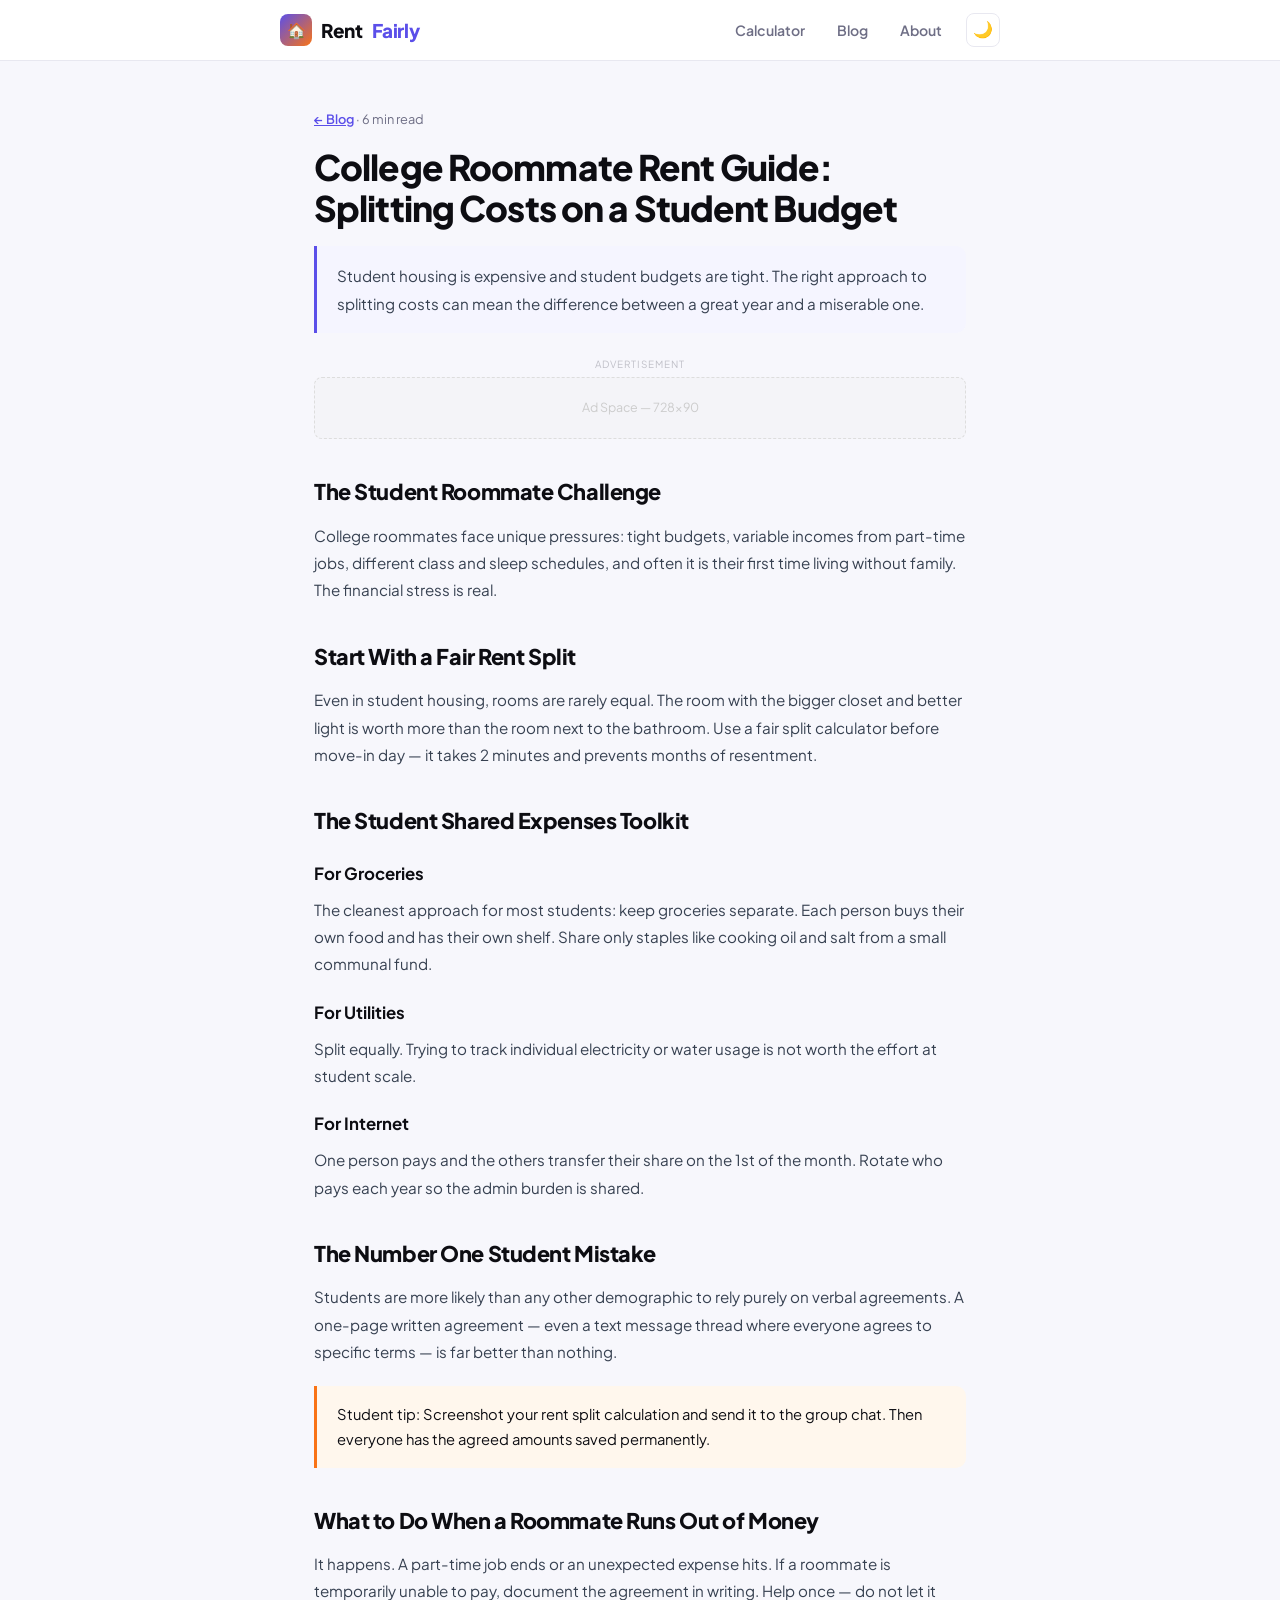
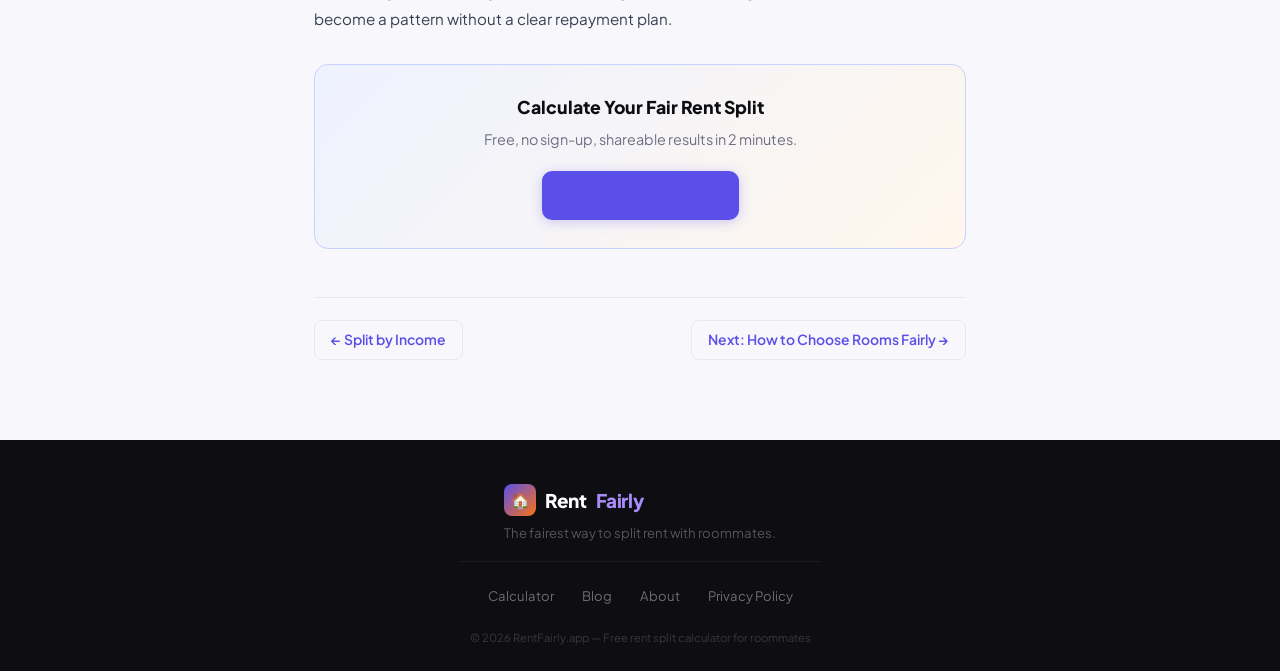
<file: article-9.html>
<!DOCTYPE html>
<html lang="en">
<head>
  <meta charset="UTF-8" /><meta name="viewport" content="width=device-width, initial-scale=1.0" />
  <title>College Roommate Rent Guide: Splitting Costs on a Student Budget | RentFairly</title>
  <meta name="description" content="Splitting rent as a student is tough. Here's how to divide rent, groceries, and shared costs without destroying the friendship." />
  <link rel="canonical" href="https://rentfairly.app/article-9.html" />
  <link href="https://fonts.googleapis.com/css2?family=Plus+Jakarta+Sans:wght@400;500;600;700;800&display=swap" rel="stylesheet" />
  <link rel="stylesheet" href="style.css" /><link rel="stylesheet" href="article.css" />
</head>
<body>
  <header class="site-header">
  <div class="container header-inner">
    <a href="index.html" class="logo">
      <div class="logo-mark">🏠</div>
      Rent<span class="accent">Fairly</span>
    </a>
    <nav>
      <a href="index.html#calculator">Calculator</a>
      <a href="blog.html">Blog</a>
      <a href="about.html">About</a>
      <button class="dark-toggle" onclick="toggleDark()" title="Toggle dark mode">🌙</button>
    </nav>
  </div>
</header>
  <article class="article-container">
    <div class="article-meta"><a href="blog.html">← Blog</a> · 6 min read</div>
    <h1>College Roommate Rent Guide: Splitting Costs on a Student Budget</h1>
    <p class="article-lead">Student housing is expensive and student budgets are tight. The right approach to splitting costs can mean the difference between a great year and a miserable one.</p>
    <div class="ad-slot"><div class="ad-label">Advertisement</div><div class="ad-placeholder">Ad Space — 728x90</div></div>
    
<h2>The Student Roommate Challenge</h2>
<p>College roommates face unique pressures: tight budgets, variable incomes from part-time jobs, different class and sleep schedules, and often it is their first time living without family. The financial stress is real.</p>
<h2>Start With a Fair Rent Split</h2>
<p>Even in student housing, rooms are rarely equal. The room with the bigger closet and better light is worth more than the room next to the bathroom. Use a fair split calculator before move-in day — it takes 2 minutes and prevents months of resentment.</p>
<h2>The Student Shared Expenses Toolkit</h2>
<h3>For Groceries</h3>
<p>The cleanest approach for most students: keep groceries separate. Each person buys their own food and has their own shelf. Share only staples like cooking oil and salt from a small communal fund.</p>
<h3>For Utilities</h3>
<p>Split equally. Trying to track individual electricity or water usage is not worth the effort at student scale.</p>
<h3>For Internet</h3>
<p>One person pays and the others transfer their share on the 1st of the month. Rotate who pays each year so the admin burden is shared.</p>
<h2>The Number One Student Mistake</h2>
<p>Students are more likely than any other demographic to rely purely on verbal agreements. A one-page written agreement — even a text message thread where everyone agrees to specific terms — is far better than nothing.</p>
<div class="highlight-box">Student tip: Screenshot your rent split calculation and send it to the group chat. Then everyone has the agreed amounts saved permanently.</div>
<h2>What to Do When a Roommate Runs Out of Money</h2>
<p>It happens. A part-time job ends or an unexpected expense hits. If a roommate is temporarily unable to pay, document the agreement in writing. Help once — do not let it become a pattern without a clear repayment plan.</p>

    <div class="article-cta"><h3>Calculate Your Fair Rent Split</h3><p>Free, no sign-up, shareable results in 2 minutes.</p><a href="index.html#calculator" class="btn-primary">Try the Calculator →</a></div>
    <div class="article-nav"><a href="article-8.html">← Split by Income</a><a href="article-10.html">Next: How to Choose Rooms Fairly →</a></div>
  </article>
  <footer class="site-footer">
  <div class="container footer-inner">
    <div class="footer-brand">
      <a href="index.html" class="logo"><div class="logo-mark">🏠</div>Rent<span class="accent">Fairly</span></a>
      <p>The fairest way to split rent with roommates.</p>
    </div>
    <div class="footer-hr"></div>
    <div class="footer-links">
      <a href="index.html#calculator">Calculator</a>
      <a href="blog.html">Blog</a>
      <a href="about.html">About</a>
      <a href="privacy.html">Privacy Policy</a>
    </div>
    <p class="footer-copy">© 2026 RentFairly.app — Free rent split calculator for roommates</p>
  </div>
</footer>
</body>
</html>
</file>
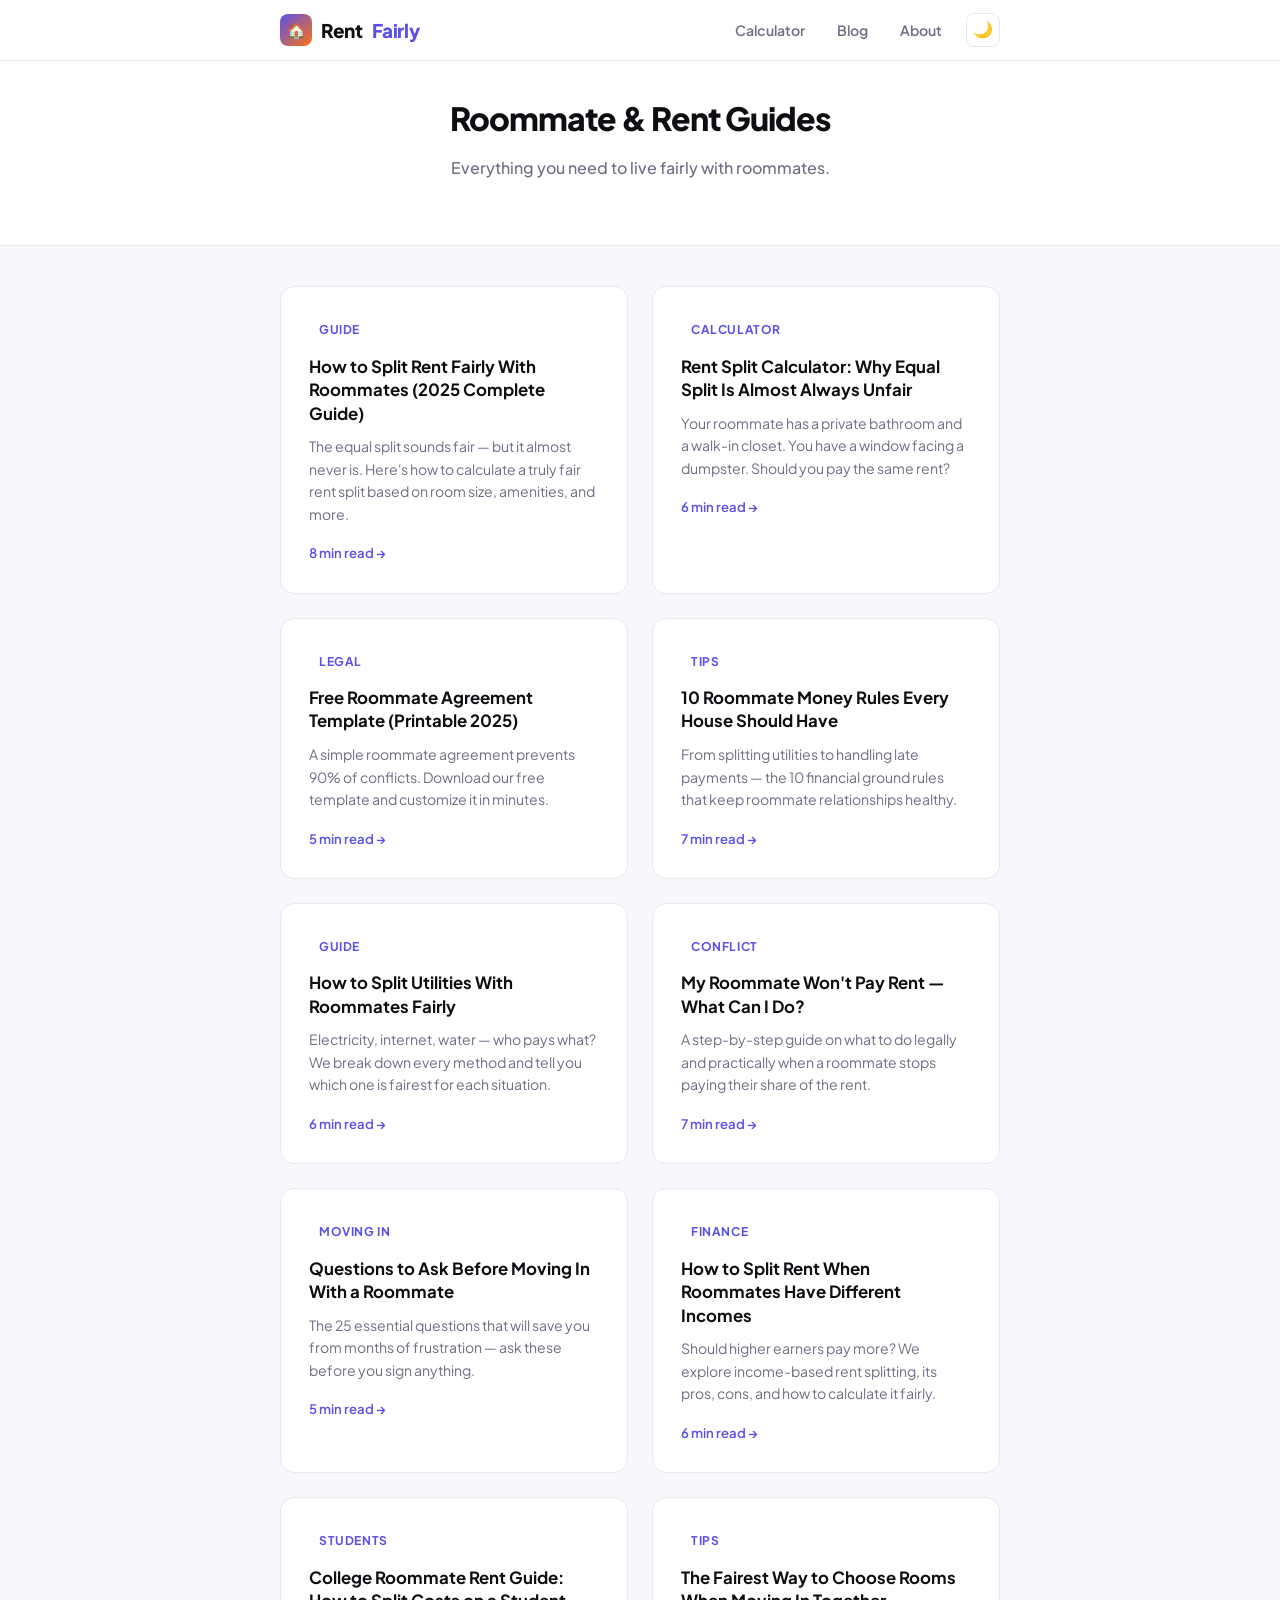
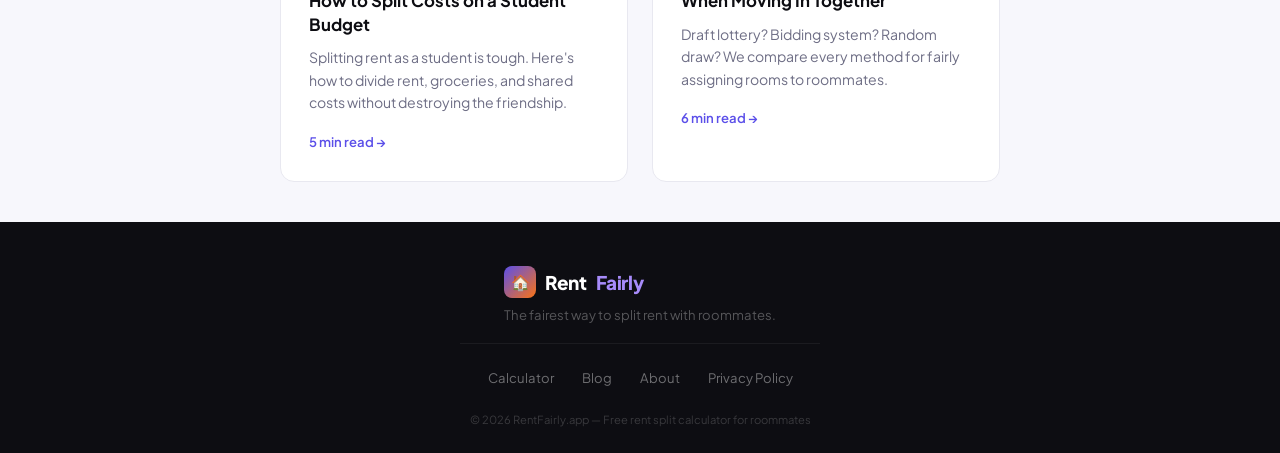
<file: blog.html>
<!DOCTYPE html>
<html lang="en">
<head>
  <meta charset="UTF-8" />
  <meta name="viewport" content="width=device-width, initial-scale=1.0" />
  <title>Blog — Roommate & Rent Guides | RentFairly</title>
  <meta name="description" content="Free guides on splitting rent fairly, roommate agreements, and living with roommates. Expert tips from RentFairly." />
  <link rel="preconnect" href="https://fonts.googleapis.com" />
  <link href="https://fonts.googleapis.com/css2?family=Plus+Jakarta+Sans:wght@400;500;600;700;800&display=swap" rel="stylesheet" />
  <link rel="stylesheet" href="style.css" />
</head>
<body>
  <header class="site-header">
  <div class="container header-inner">
    <a href="index.html" class="logo">
      <div class="logo-mark">🏠</div>
      Rent<span class="accent">Fairly</span>
    </a>
    <nav>
      <a href="index.html#calculator">Calculator</a>
      <a href="blog.html">Blog</a>
      <a href="about.html">About</a>
      <button class="dark-toggle" onclick="toggleDark()" title="Toggle dark mode">🌙</button>
    </nav>
  </div>
</header>

  <section class="hero" style="padding:40px 0 32px;">
    <div class="container" style="text-align:center;">
      <h1 style="font-size:2rem;">Roommate & Rent Guides</h1>
      <p class="hero-sub">Everything you need to live fairly with roommates.</p>
    </div>
  </section>

  <div class="container" style="padding:40px 20px;">
    <div class="blog-grid">

      <a href="article-1.html" class="blog-card">
        <div class="blog-tag">Guide</div>
        <h2>How to Split Rent Fairly With Roommates (2025 Complete Guide)</h2>
        <p>The equal split sounds fair — but it almost never is. Here's how to calculate a truly fair rent split based on room size, amenities, and more.</p>
        <span class="blog-read">8 min read →</span>
      </a>

      <a href="article-2.html" class="blog-card">
        <div class="blog-tag">Calculator</div>
        <h2>Rent Split Calculator: Why Equal Split Is Almost Always Unfair</h2>
        <p>Your roommate has a private bathroom and a walk-in closet. You have a window facing a dumpster. Should you pay the same rent?</p>
        <span class="blog-read">6 min read →</span>
      </a>

      <a href="article-3.html" class="blog-card">
        <div class="blog-tag">Legal</div>
        <h2>Free Roommate Agreement Template (Printable 2025)</h2>
        <p>A simple roommate agreement prevents 90% of conflicts. Download our free template and customize it in minutes.</p>
        <span class="blog-read">5 min read →</span>
      </a>

      <a href="article-4.html" class="blog-card">
        <div class="blog-tag">Tips</div>
        <h2>10 Roommate Money Rules Every House Should Have</h2>
        <p>From splitting utilities to handling late payments — the 10 financial ground rules that keep roommate relationships healthy.</p>
        <span class="blog-read">7 min read →</span>
      </a>

      <a href="article-5.html" class="blog-card">
        <div class="blog-tag">Guide</div>
        <h2>How to Split Utilities With Roommates Fairly</h2>
        <p>Electricity, internet, water — who pays what? We break down every method and tell you which one is fairest for each situation.</p>
        <span class="blog-read">6 min read →</span>
      </a>

      <a href="article-6.html" class="blog-card">
        <div class="blog-tag">Conflict</div>
        <h2>My Roommate Won't Pay Rent — What Can I Do?</h2>
        <p>A step-by-step guide on what to do legally and practically when a roommate stops paying their share of the rent.</p>
        <span class="blog-read">7 min read →</span>
      </a>

      <a href="article-7.html" class="blog-card">
        <div class="blog-tag">Moving In</div>
        <h2>Questions to Ask Before Moving In With a Roommate</h2>
        <p>The 25 essential questions that will save you from months of frustration — ask these before you sign anything.</p>
        <span class="blog-read">5 min read →</span>
      </a>

      <a href="article-8.html" class="blog-card">
        <div class="blog-tag">Finance</div>
        <h2>How to Split Rent When Roommates Have Different Incomes</h2>
        <p>Should higher earners pay more? We explore income-based rent splitting, its pros, cons, and how to calculate it fairly.</p>
        <span class="blog-read">6 min read →</span>
      </a>

      <a href="article-9.html" class="blog-card">
        <div class="blog-tag">Students</div>
        <h2>College Roommate Rent Guide: How to Split Costs on a Student Budget</h2>
        <p>Splitting rent as a student is tough. Here's how to divide rent, groceries, and shared costs without destroying the friendship.</p>
        <span class="blog-read">5 min read →</span>
      </a>

      <a href="article-10.html" class="blog-card">
        <div class="blog-tag">Tips</div>
        <h2>The Fairest Way to Choose Rooms When Moving In Together</h2>
        <p>Draft lottery? Bidding system? Random draw? We compare every method for fairly assigning rooms to roommates.</p>
        <span class="blog-read">6 min read →</span>
      </a>

    </div>
  </div>

  <footer class="site-footer">
  <div class="container footer-inner">
    <div class="footer-brand">
      <a href="index.html" class="logo"><div class="logo-mark">🏠</div>Rent<span class="accent">Fairly</span></a>
      <p>The fairest way to split rent with roommates.</p>
    </div>
    <div class="footer-hr"></div>
    <div class="footer-links">
      <a href="index.html#calculator">Calculator</a>
      <a href="blog.html">Blog</a>
      <a href="about.html">About</a>
      <a href="privacy.html">Privacy Policy</a>
    </div>
    <p class="footer-copy">© 2026 RentFairly.app — Free rent split calculator for roommates</p>
  </div>
</footer>

  <style>
    .blog-grid { display: grid; grid-template-columns: 1fr 1fr; gap: 24px; }
    .blog-card { background: white; border-radius: 14px; padding: 28px; text-decoration: none; color: inherit; border: 1px solid var(--border); transition: box-shadow 0.2s, transform 0.2s; display: block; }
    .blog-card:hover { box-shadow: var(--shadow); transform: translateY(-3px); }
    .blog-tag { display: inline-block; background: var(--purple-light); color: var(--purple); font-size: 0.75rem; font-weight: 700; padding: 3px 10px; border-radius: 99px; margin-bottom: 12px; text-transform: uppercase; letter-spacing: 0.05em; }
    .blog-card h2 { font-size: 1.05rem; font-weight: 700; margin-bottom: 10px; line-height: 1.4; color: var(--dark); }
    .blog-card p { font-size: 0.88rem; color: var(--gray); line-height: 1.6; margin-bottom: 14px; }
    .blog-read { font-size: 0.82rem; font-weight: 600; color: var(--purple); }
    @media(max-width:600px){ .blog-grid{ grid-template-columns:1fr; } }
  </style>
</body>
</html>
</file>
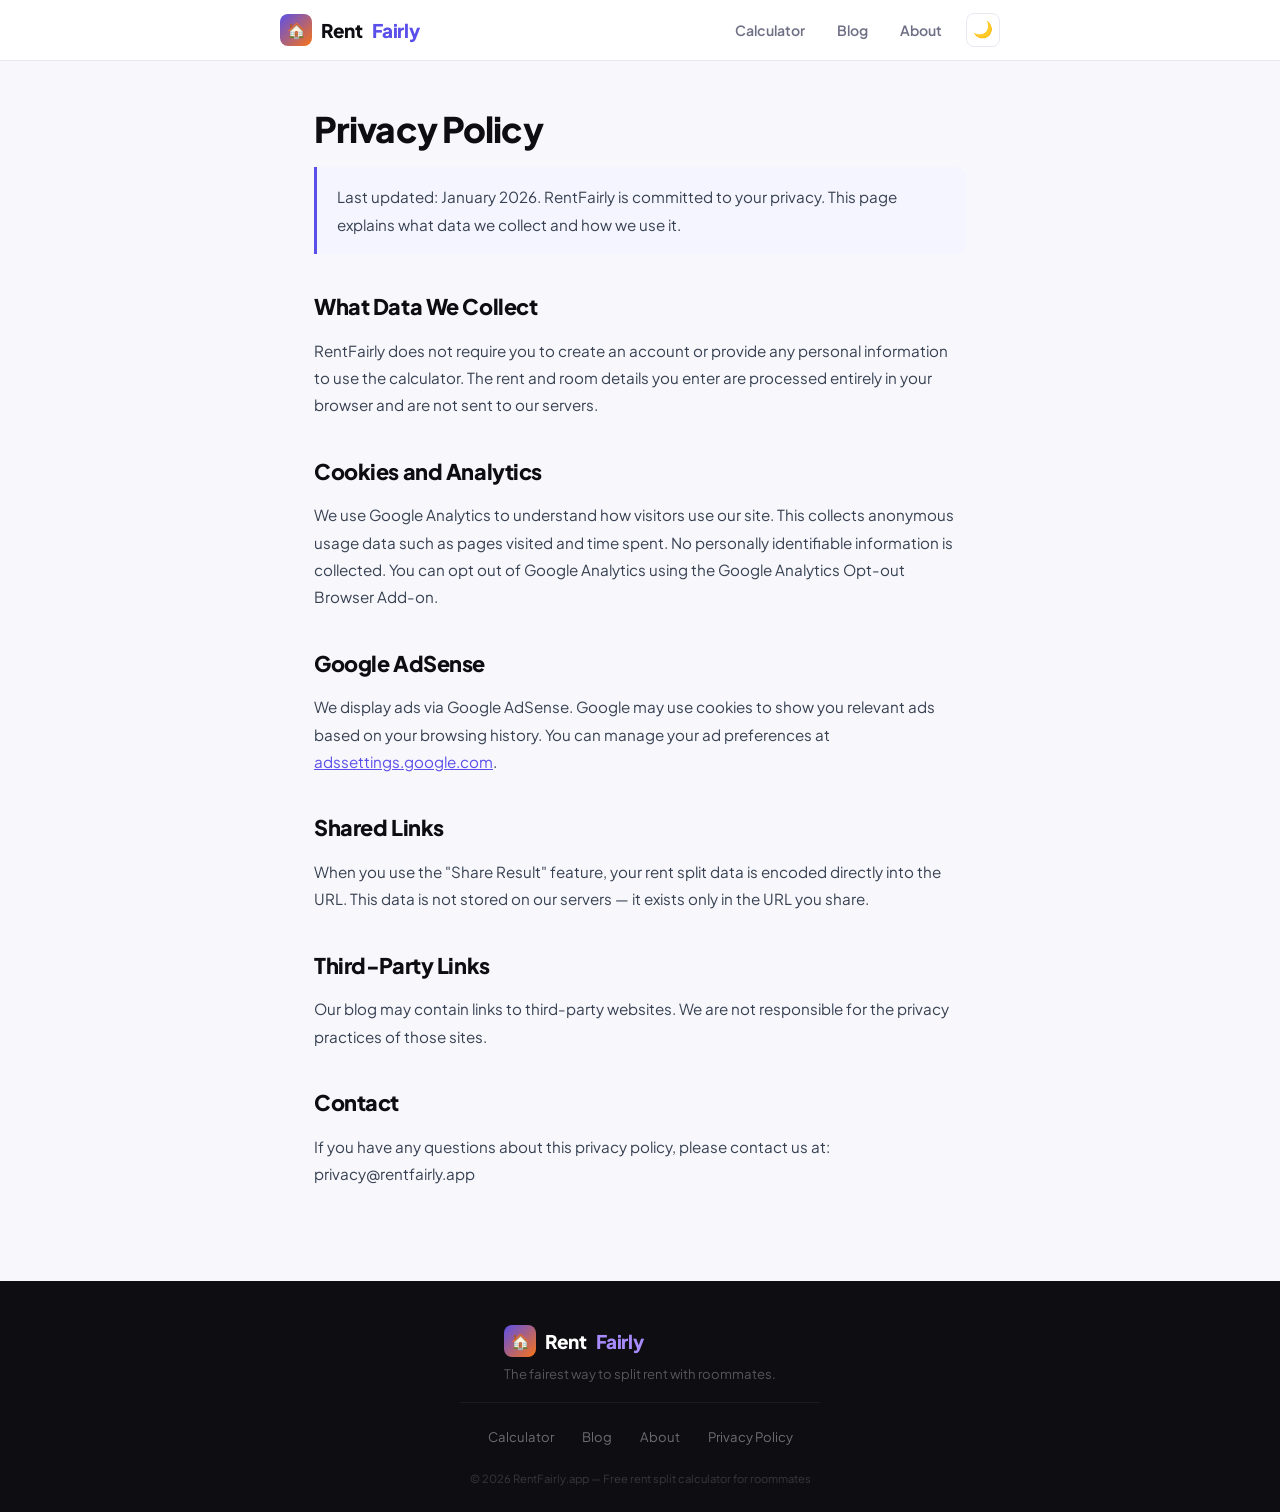
<file: privacy.html>
<!DOCTYPE html>
<html lang="en">
<head>
  <meta charset="UTF-8" /><meta name="viewport" content="width=device-width, initial-scale=1.0" />
  <title>Privacy Policy | RentFairly</title>
  <meta name="description" content="RentFairly privacy policy. We don't collect personal data. Free rent split calculator." />
  <link href="https://fonts.googleapis.com/css2?family=Plus+Jakarta+Sans:wght@400;500;600;700;800&display=swap" rel="stylesheet" />
  <link rel="stylesheet" href="style.css" /><link rel="stylesheet" href="article.css" />
</head>
<body>
  <header class="site-header">
  <div class="container header-inner">
    <a href="index.html" class="logo">
      <div class="logo-mark">🏠</div>
      Rent<span class="accent">Fairly</span>
    </a>
    <nav>
      <a href="index.html#calculator">Calculator</a>
      <a href="blog.html">Blog</a>
      <a href="about.html">About</a>
      <button class="dark-toggle" onclick="toggleDark()" title="Toggle dark mode">🌙</button>
    </nav>
  </div>
</header>
  <article class="article-container">
    <h1>Privacy Policy</h1>
    <p class="article-lead">Last updated: January 2026. RentFairly is committed to your privacy. This page explains what data we collect and how we use it.</p>
    <h2>What Data We Collect</h2>
    <p>RentFairly does not require you to create an account or provide any personal information to use the calculator. The rent and room details you enter are processed entirely in your browser and are not sent to our servers.</p>
    <h2>Cookies and Analytics</h2>
    <p>We use Google Analytics to understand how visitors use our site. This collects anonymous usage data such as pages visited and time spent. No personally identifiable information is collected. You can opt out of Google Analytics using the Google Analytics Opt-out Browser Add-on.</p>
    <h2>Google AdSense</h2>
    <p>We display ads via Google AdSense. Google may use cookies to show you relevant ads based on your browsing history. You can manage your ad preferences at <a href="https://adssettings.google.com" target="_blank">adssettings.google.com</a>.</p>
    <h2>Shared Links</h2>
    <p>When you use the "Share Result" feature, your rent split data is encoded directly into the URL. This data is not stored on our servers — it exists only in the URL you share.</p>
    <h2>Third-Party Links</h2>
    <p>Our blog may contain links to third-party websites. We are not responsible for the privacy practices of those sites.</p>
    <h2>Contact</h2>
    <p>If you have any questions about this privacy policy, please contact us at: privacy@rentfairly.app</p>
  </article>
  <footer class="site-footer">
  <div class="container footer-inner">
    <div class="footer-brand">
      <a href="index.html" class="logo"><div class="logo-mark">🏠</div>Rent<span class="accent">Fairly</span></a>
      <p>The fairest way to split rent with roommates.</p>
    </div>
    <div class="footer-hr"></div>
    <div class="footer-links">
      <a href="index.html#calculator">Calculator</a>
      <a href="blog.html">Blog</a>
      <a href="about.html">About</a>
      <a href="privacy.html">Privacy Policy</a>
    </div>
    <p class="footer-copy">© 2026 RentFairly.app — Free rent split calculator for roommates</p>
  </div>
</footer>
</body>
</html>
</file>
<file: style.css>
@import url('https://fonts.googleapis.com/css2?family=Plus+Jakarta+Sans:wght@400;500;600;700;800&display=swap');

*, *::before, *::after { box-sizing: border-box; margin: 0; padding: 0; }

:root {
  --purple:   #5B4FE9;
  --purple-h: #4840D4;
  --orange:   #F97316;
  --ink:      #0D0D12;
  --ink2:     #1C1C27;
  --gray:     #6E6E85;
  --gray2:    #9898A8;
  --border:   #E8E8F0;
  --bg:       #F7F7FC;
  --white:    #FFFFFF;
  --green:    #22C55E;
  --radius:   14px;
  --shadow:   0 4px 32px rgba(91,79,233,0.10);
}

html { scroll-behavior: smooth; }
body {
  font-family: 'Plus Jakarta Sans', sans-serif;
  background: var(--bg);
  color: var(--ink);
  line-height: 1.6;
  -webkit-font-smoothing: antialiased;
}
.container { max-width: 760px; margin: 0 auto; padding: 0 20px; }
.hidden { display: none !important; }
.mt-16 { margin-top: 16px; }
.mt-24 { margin-top: 24px; }

/* ─── HEADER ─── */
.site-header {
  background: rgba(255,255,255,0.92);
  backdrop-filter: blur(12px);
  border-bottom: 1px solid var(--border);
  position: sticky; top: 0; z-index: 100;
}
.header-inner {
  display: flex;
  justify-content: space-between;
  align-items: center;
  height: 60px;
}
.logo {
  display: flex; align-items: center; gap: 9px;
  text-decoration: none;
  font-weight: 800; font-size: 1.18rem;
  color: var(--ink); letter-spacing: -0.02em;
}
.logo-mark {
  width: 32px; height: 32px;
  background: linear-gradient(135deg, var(--purple) 0%, var(--orange) 100%);
  border-radius: 8px;
  display: flex; align-items: center; justify-content: center;
  font-size: 0.95rem;
}
.logo .accent { color: var(--purple); }
nav { display: flex; align-items: center; gap: 4px; }
nav a {
  color: var(--gray); text-decoration: none;
  font-size: 0.88rem; font-weight: 600;
  padding: 6px 14px; border-radius: 8px;
  transition: all 0.15s;
}
nav a:hover { color: var(--ink); background: var(--bg); }

/* ─── HERO ─── */
.hero {
  padding: 64px 0 52px;
  text-align: center;
  background: var(--white);
  border-bottom: 1px solid var(--border);
}
.hero-eyebrow {
  display: inline-flex; align-items: center; gap: 8px;
  background: #EEF2FF; color: var(--purple);
  font-size: 0.78rem; font-weight: 700;
  padding: 5px 14px; border-radius: 99px;
  margin-bottom: 24px; letter-spacing: 0.04em;
  text-transform: uppercase;
}
.live-dot {
  width: 6px; height: 6px; border-radius: 50%;
  background: var(--green);
  animation: blink 2s infinite;
}
@keyframes blink { 0%,100%{opacity:1} 50%{opacity:0.3} }

.hero h1 {
  font-size: clamp(2rem, 5.5vw, 3.2rem);
  font-weight: 800; letter-spacing: -0.03em;
  line-height: 1.1; color: var(--ink);
  margin-bottom: 18px;
}
.hero h1 em {
  font-style: normal;
  background: linear-gradient(135deg, var(--purple), var(--orange));
  -webkit-background-clip: text; -webkit-text-fill-color: transparent;
  background-clip: text;
}
.hero-sub {
  font-size: 1rem; color: var(--gray);
  max-width: 460px; margin: 0 auto 32px;
  line-height: 1.7; font-weight: 500;
}
.trust-badges {
  display: flex; justify-content: center;
  gap: 8px; flex-wrap: wrap; margin-bottom: 32px;
}
.badge {
  display: inline-flex; align-items: center; gap: 5px;
  font-size: 0.8rem; font-weight: 700;
  padding: 5px 12px; border-radius: 99px;
  border: 1.5px solid var(--border);
  color: var(--ink2); background: var(--white);
}
.badge.b-green { border-color: #BBF7D0; background: #F0FDF4; color: #16A34A; }
.badge.b-purple { border-color: #C7D2FE; background: #EEF2FF; color: var(--purple); }
.hero-cta-group { display: flex; justify-content: center; gap: 12px; flex-wrap: wrap; }
.hero-stats {
  display: flex; justify-content: center;
  gap: 0; margin-top: 44px;
  border-top: 1px solid var(--border);
  padding-top: 32px;
}
.hero-stats > div {
  padding: 0 32px;
  border-right: 1px solid var(--border);
}
.hero-stats > div:last-child { border-right: none; }
.hero-stats strong {
  display: block; font-size: 1.6rem;
  font-weight: 800; color: var(--ink);
  letter-spacing: -0.02em;
}
.hero-stats span {
  font-size: 0.75rem; color: var(--gray2);
  font-weight: 600; text-transform: uppercase; letter-spacing: 0.05em;
}

/* ─── BUTTONS ─── */
.btn-primary {
  display: inline-flex; align-items: center; gap: 7px;
  background: var(--purple); color: #fff;
  font-family: 'Plus Jakarta Sans', sans-serif;
  font-weight: 700; font-size: 0.95rem;
  padding: 13px 26px; border-radius: 10px;
  border: none; cursor: pointer; text-decoration: none;
  transition: background 0.15s, transform 0.12s, box-shadow 0.15s;
  box-shadow: 0 2px 12px rgba(91,79,233,0.28);
}
.btn-primary:hover { background: var(--purple-h); transform: translateY(-1px); box-shadow: 0 4px 20px rgba(91,79,233,0.35); }
.btn-secondary {
  display: inline-flex; align-items: center; gap: 6px;
  background: var(--white); color: var(--ink);
  font-family: 'Plus Jakarta Sans', sans-serif;
  font-weight: 600; font-size: 0.92rem;
  padding: 12px 22px; border-radius: 10px;
  border: 1.5px solid var(--border);
  cursor: pointer; text-decoration: none;
  transition: all 0.15s;
}
.btn-secondary:hover { border-color: var(--purple); color: var(--purple); }
.btn-ghost {
  background: none; border: none; color: var(--gray);
  font-family: 'Plus Jakarta Sans', sans-serif;
  font-size: 0.88rem; cursor: pointer;
  display: inline-flex; align-items: center; gap: 5px;
  padding: 6px 0; text-decoration: none; transition: color 0.15s;
}
.btn-ghost:hover { color: var(--purple); }

/* ─── AD SLOTS ─── */
.ad-slot { margin: 24px auto; text-align: center; }
.ad-slot-inline { margin: 20px 0; text-align: center; }
.ad-label { font-size: 0.62rem; color: #c0c0c8; text-transform: uppercase; letter-spacing: 0.1em; margin-bottom: 4px; }
.ad-placeholder {
  background: #F4F4F8; border: 1px dashed #ddd;
  border-radius: 8px; padding: 20px; color: #ccc;
  font-size: 0.78rem; min-height: 60px;
  display: flex; align-items: center; justify-content: center;
}

/* ─── CALCULATOR ─── */
.calculator-section { padding: 48px 0 64px; }

.progress-bar {
  display: flex; align-items: center;
  justify-content: center; margin-bottom: 36px;
}
.step { display: flex; flex-direction: column; align-items: center; gap: 6px; }
.step span { font-size: 0.7rem; font-weight: 700; color: var(--gray2); text-transform: uppercase; letter-spacing: 0.08em; }
.step-dot {
  width: 38px; height: 38px; border-radius: 50%;
  background: var(--white); border: 2px solid var(--border);
  color: var(--gray2); font-weight: 700; font-size: 0.88rem;
  display: flex; align-items: center; justify-content: center;
  transition: all 0.25s;
}
.step.active .step-dot { background: var(--purple); border-color: var(--purple); color: #fff; box-shadow: 0 0 0 5px rgba(91,79,233,0.12); }
.step.done .step-dot { background: var(--green); border-color: var(--green); color: #fff; }
.step.active span { color: var(--purple); }
.step-line { width: 56px; height: 2px; background: var(--border); margin: 0 6px 20px; }

.calc-card {
  background: var(--white);
  border-radius: 18px;
  box-shadow: var(--shadow);
  padding: 40px 36px;
  border: 1px solid var(--border);
}
.calc-card h2 {
  font-size: 1.5rem; font-weight: 800;
  letter-spacing: -0.02em; margin-bottom: 6px; color: var(--ink);
}
.step-desc { color: var(--gray); margin-bottom: 28px; font-size: 0.93rem; }

.input-group { display: flex; flex-direction: column; gap: 7px; margin-bottom: 4px; }
.input-group label { font-weight: 700; font-size: 0.82rem; color: var(--ink2); letter-spacing: 0.01em; }
.input-group input, .input-group select {
  width: 100%; padding: 12px 16px;
  border: 1.5px solid var(--border); border-radius: 10px;
  font-size: 0.97rem; font-family: 'Plus Jakarta Sans', sans-serif;
  color: var(--ink); background: var(--white);
  transition: border-color 0.18s, box-shadow 0.18s;
}
.input-group input:focus, .input-group select:focus {
  outline: none; border-color: var(--purple);
  box-shadow: 0 0 0 3px rgba(91,79,233,0.10);
}

.room-card {
  background: var(--bg); border: 1.5px solid var(--border);
  border-radius: 12px; padding: 22px; margin-bottom: 16px;
  transition: border-color 0.18s;
}
.room-card:focus-within { border-color: var(--purple); }
.room-card-header { display: flex; align-items: center; gap: 10px; margin-bottom: 18px; }
.room-number {
  width: 30px; height: 30px;
  background: var(--purple); color: #fff; border-radius: 50%;
  display: flex; align-items: center; justify-content: center;
  font-weight: 800; font-size: 0.82rem; flex-shrink: 0;
}
.room-card-header input {
  flex: 1; padding: 9px 13px; border: 1.5px solid var(--border);
  border-radius: 8px; font-size: 0.93rem;
  font-family: 'Plus Jakarta Sans', sans-serif;
  font-weight: 600; background: white; color: var(--ink);
}
.room-card-header input:focus { outline: none; border-color: var(--purple); }
.room-fields { display: grid; grid-template-columns: 1fr 1fr; gap: 12px; }
.field-label { font-size: 0.74rem; font-weight: 700; color: var(--gray); margin-bottom: 5px; display: block; text-transform: uppercase; letter-spacing: 0.06em; }
.room-fields input, .room-fields select {
  width: 100%; padding: 9px 12px; border: 1.5px solid var(--border);
  border-radius: 8px; font-size: 0.88rem;
  font-family: 'Plus Jakarta Sans', sans-serif;
  background: white; color: var(--ink);
}
.room-fields input:focus, .room-fields select:focus { outline: none; border-color: var(--purple); }

.star-rating { display: flex; gap: 3px; margin-top: 5px; }
.star { font-size: 1.25rem; cursor: pointer; opacity: 0.18; transition: opacity 0.12s, transform 0.1s; user-select: none; }
.star.active { opacity: 1; }
.star:hover { transform: scale(1.15); }

.step2-actions { display: flex; gap: 12px; margin-top: 26px; justify-content: space-between; align-items: center; }

/* Results */
.result-card {
  background: var(--bg); border-radius: 12px;
  padding: 16px 20px; margin-bottom: 10px;
  display: flex; align-items: center; justify-content: space-between;
  border: 1.5px solid var(--border); transition: border-color 0.18s;
}
.result-card:hover { border-color: var(--purple); }
.result-room-name { font-weight: 700; font-size: 0.97rem; color: var(--ink); }
.result-meta { font-size: 0.77rem; color: var(--gray2); margin-top: 3px; }
.result-amount { text-align: right; }
.result-price { font-size: 1.75rem; font-weight: 800; color: var(--purple); letter-spacing: -0.025em; line-height: 1; }
.result-price-sub { font-size: 0.78rem; color: var(--gray2); font-weight: 500; margin-top: 2px; }
.result-diff { font-size: 0.76rem; margin-top: 3px; font-weight: 700; }
.overpaying { color: #EF4444; }
.underpaying { color: #16A34A; }
.result-equal { color: var(--gray2); }

.chart-container { display: flex; justify-content: center; margin: 24px 0; }

.share-section {
  background: linear-gradient(135deg, #EEF2FF 0%, #FFF7ED 100%);
  border: 1.5px solid #C7D2FE; border-radius: 14px;
  padding: 26px; text-align: center;
}
.share-section h3 { font-size: 1.05rem; font-weight: 800; margin-bottom: 5px; color: var(--ink); }
.share-section p { color: var(--gray); font-size: 0.85rem; margin-bottom: 18px; }
.share-btns { display: flex; gap: 8px; justify-content: center; flex-wrap: wrap; }

/* ─── WHY SECTION ─── */
.why-section { padding: 64px 0; background: var(--white); border-top: 1px solid var(--border); }
.section-eyebrow { text-align: center; font-size: 0.7rem; font-weight: 700; text-transform: uppercase; letter-spacing: 0.1em; color: var(--purple); margin-bottom: 12px; }
.why-section h2 { font-size: clamp(1.5rem, 4vw, 2rem); font-weight: 800; text-align: center; letter-spacing: -0.025em; margin-bottom: 10px; color: var(--ink); }
.section-sub { text-align: center; color: var(--gray); max-width: 520px; margin: 0 auto 40px; font-size: 0.93rem; line-height: 1.7; }
.section-sub em { color: var(--ink); font-style: italic; }
.features-grid { display: grid; grid-template-columns: repeat(3,1fr); gap: 16px; }
.feature-card {
  background: var(--bg); border-radius: 12px;
  padding: 22px 18px; border: 1.5px solid var(--border);
  transition: border-color 0.18s, transform 0.18s;
}
.feature-card:hover { border-color: var(--purple); transform: translateY(-2px); }
.feature-icon { font-size: 1.4rem; margin-bottom: 10px; display: block; }
.feature-card h3 { font-weight: 700; font-size: 0.92rem; margin-bottom: 5px; color: var(--ink); }
.feature-card p { font-size: 0.82rem; color: var(--gray); line-height: 1.6; }

/* ─── FAQ ─── */
.faq-section { padding: 64px 0; background: var(--bg); }
.faq-section h2 { font-size: clamp(1.5rem, 4vw, 2rem); font-weight: 800; text-align: center; letter-spacing: -0.025em; margin-bottom: 36px; color: var(--ink); }
.faq-list { max-width: 620px; margin: 0 auto; }
.faq-item { border-bottom: 1px solid var(--border); }
.faq-q {
  width: 100%; background: none; border: none;
  text-align: left; font-size: 0.93rem; font-weight: 600;
  color: var(--ink); padding: 18px 0; cursor: pointer;
  display: flex; justify-content: space-between; align-items: center;
  font-family: 'Plus Jakarta Sans', sans-serif; gap: 16px;
}
.faq-icon { font-size: 1.1rem; color: var(--purple); font-weight: 700; flex-shrink: 0; }
.faq-a { display: none; font-size: 0.88rem; color: var(--gray); padding-bottom: 18px; line-height: 1.75; }
.faq-a.open { display: block; }

/* ─── FOOTER ─── */
.site-footer { background: var(--ink); padding: 44px 0 24px; }
.footer-inner { display: flex; flex-direction: column; align-items: center; gap: 18px; text-align: center; }
.footer-brand p { font-size: 0.82rem; color: rgba(255,255,255,0.3); margin-top: 6px; }
.site-footer .logo { color: white; }
.site-footer .accent { color: #A78BFA; }
.footer-links { display: flex; gap: 4px; flex-wrap: wrap; justify-content: center; }
.footer-links a { color: rgba(255,255,255,0.4); text-decoration: none; font-size: 0.82rem; padding: 5px 12px; border-radius: 7px; transition: all 0.15s; }
.footer-links a:hover { color: white; background: rgba(255,255,255,0.07); }
.footer-copy { font-size: 0.7rem; color: rgba(255,255,255,0.18); }
.footer-hr { width: 100%; max-width: 360px; height: 1px; background: rgba(255,255,255,0.06); }

/* ─── RESPONSIVE ─── */
@media (max-width: 620px) {
  .calc-card { padding: 26px 18px; }
  .room-fields { grid-template-columns: 1fr; }
  .features-grid { grid-template-columns: 1fr 1fr; }
  .hero-stats > div { padding: 0 16px; }
  .step-line { width: 28px; }
  .step2-actions { flex-direction: column-reverse; }
  .share-btns { flex-direction: column; align-items: stretch; }
}
@media (max-width: 380px) {
  .features-grid { grid-template-columns: 1fr; }
}

/* ─── TRUST ROW (replaces badges) ─── */
.trust-row {
  display: flex;
  align-items: center;
  justify-content: center;
  gap: 0;
  background: var(--white);
  border: 1.5px solid var(--border);
  border-radius: 14px;
  padding: 14px 24px;
  margin: 0 auto 32px;
  max-width: 580px;
  flex-wrap: wrap;
  gap: 0;
}
.trust-item {
  display: flex;
  align-items: center;
  gap: 7px;
  font-size: 0.85rem;
  font-weight: 700;
  color: var(--ink2);
  padding: 4px 18px;
}
.trust-icon { color: var(--green); font-size: 0.9rem; }
.trust-sep {
  width: 1px;
  height: 20px;
  background: var(--border);
  flex-shrink: 0;
}
.hero-btn {
  font-size: 1.02rem;
  padding: 15px 36px;
  margin-bottom: 0;
}

/* ─── DARK MODE ─── */
.dark-toggle {
  background: none;
  border: 1.5px solid var(--border);
  border-radius: 8px;
  width: 34px;
  height: 34px;
  cursor: pointer;
  font-size: 1rem;
  display: flex;
  align-items: center;
  justify-content: center;
  transition: all 0.2s;
  margin-left: 6px;
  flex-shrink: 0;
}
.dark-toggle:hover { background: var(--bg); border-color: var(--purple); }

body.dark {
  --bg:     #0F0F14;
  --white:  #1A1A24;
  --ink:    #F0F0F8;
  --ink2:   #D0D0E0;
  --gray:   #9090A8;
  --gray2:  #6A6A80;
  --border: #2A2A3A;
  --shadow: 0 4px 32px rgba(0,0,0,0.4);
}
body.dark .site-header { background: rgba(26,26,36,0.92); }
body.dark .hero { background: #13131A; border-bottom-color: #2A2A3A; }
body.dark .trust-row { background: #1A1A24; }
body.dark .ad-placeholder { background: #1A1A24; border-color: #2A2A3A; }
body.dark .why-section { background: #13131A; border-top-color: #2A2A3A; }
body.dark .faq-section { background: #0F0F14; }
body.dark .room-card { background: #13131A; }
body.dark .room-card-header input { background: #1A1A24; }
body.dark .room-fields input, body.dark .room-fields select { background: #1A1A24; color: #F0F0F8; }
body.dark .input-group input, body.dark .input-group select { background: #1A1A24; color: #F0F0F8; }
body.dark .result-card { background: #13131A; }
body.dark .share-section { background: linear-gradient(135deg,rgba(91,79,233,0.15),rgba(249,115,22,0.1)); }
body.dark .btn-secondary { background: #1A1A24; color: #D0D0E0; }
body.dark .feature-card { background: #13131A; }

/* ─── CHART FIX ─── */
.chart-wrap {
  display: flex;
  justify-content: center;
  margin: 28px 0;
  /* crisp rendering */
}
.chart-wrap canvas {
  image-rendering: -webkit-optimize-contrast;
  image-rendering: crisp-edges;
}

/* ─── RESPONSIVE TRUST ROW ─── */
@media (max-width: 580px) {
  .trust-row { gap: 6px; padding: 12px 14px; }
  .trust-item { padding: 4px 10px; font-size: 0.78rem; }
  .trust-sep { display: none; }
}
</file>
<file: article.css>
/* ── Article shared styles ── */
.article-container { max-width: 700px; margin: 0 auto; padding: 48px 24px 80px; }
.article-meta { font-size: 0.8rem; color: #6E6E85; margin-bottom: 18px; }
.article-meta a { color: #5B4FE9; text-decoration: none; font-weight: 600; }
.article-container h1 { font-size: clamp(1.7rem,4vw,2.2rem); font-weight: 800; line-height: 1.15; letter-spacing: -0.025em; margin-bottom: 18px; color: #0D0D12; }
.article-lead { font-size: 1.05rem; color: #6E6E85; line-height: 1.75; margin-bottom: 32px; padding: 16px 20px; border-left: 3px solid #5B4FE9; background: #F5F5FF; border-radius: 0 10px 10px 0; }
.article-container h2 { font-size: 1.35rem; font-weight: 800; letter-spacing: -0.02em; margin: 36px 0 12px; color: #0D0D12; }
.article-container h3 { font-size: 1.05rem; font-weight: 700; margin: 22px 0 8px; color: #0D0D12; }
.article-container p { font-size: 0.95rem; line-height: 1.8; color: #374151; margin-bottom: 14px; }
.article-container ul, .article-container ol { padding-left: 22px; margin-bottom: 18px; }
.article-container li { font-size: 0.95rem; line-height: 1.8; color: #374151; margin-bottom: 7px; }
.article-container a { color: #5B4FE9; text-decoration: underline; }
.article-cta { background: linear-gradient(135deg,#EEF2FF,#FFF7ED); border: 1.5px solid #C7D2FE; border-radius: 14px; padding: 28px; text-align: center; margin: 32px 0; }
.article-cta h3 { font-size: 1.1rem; font-weight: 800; margin: 0 0 6px; color: #0D0D12; }
.article-cta p { margin-bottom: 18px; font-size: 0.9rem; color: #6E6E85; }
.article-cta .btn-primary { font-size: 0.95rem; padding: 12px 26px; }
.article-nav { display: flex; justify-content: space-between; margin-top: 48px; padding-top: 22px; border-top: 1px solid #E8E8F0; gap: 12px; }
.article-nav a { color: #5B4FE9; font-weight: 600; text-decoration: none; font-size: 0.87rem; padding: 8px 16px; border: 1.5px solid #E8E8F0; border-radius: 8px; transition: all 0.15s; }
.article-nav a:hover { background: #5B4FE9; color: white; border-color: #5B4FE9; }
.highlight-box { background: #FFF7ED; border-left: 3px solid #F97316; border-radius: 0 10px 10px 0; padding: 16px 20px; margin: 20px 0; font-size: 0.92rem; color: #0D0D12; line-height: 1.7; }
.ad-slot { margin: 24px auto; text-align: center; }
.ad-label { font-size: 0.62rem; color: #c0c0c8; text-transform: uppercase; letter-spacing: 0.1em; margin-bottom: 4px; }
.ad-placeholder { background: #F4F4F8; border: 1px dashed #ddd; border-radius: 8px; padding: 20px; color: #ccc; font-size: 0.78rem; min-height: 60px; display: flex; align-items: center; justify-content: center; }
</file>
